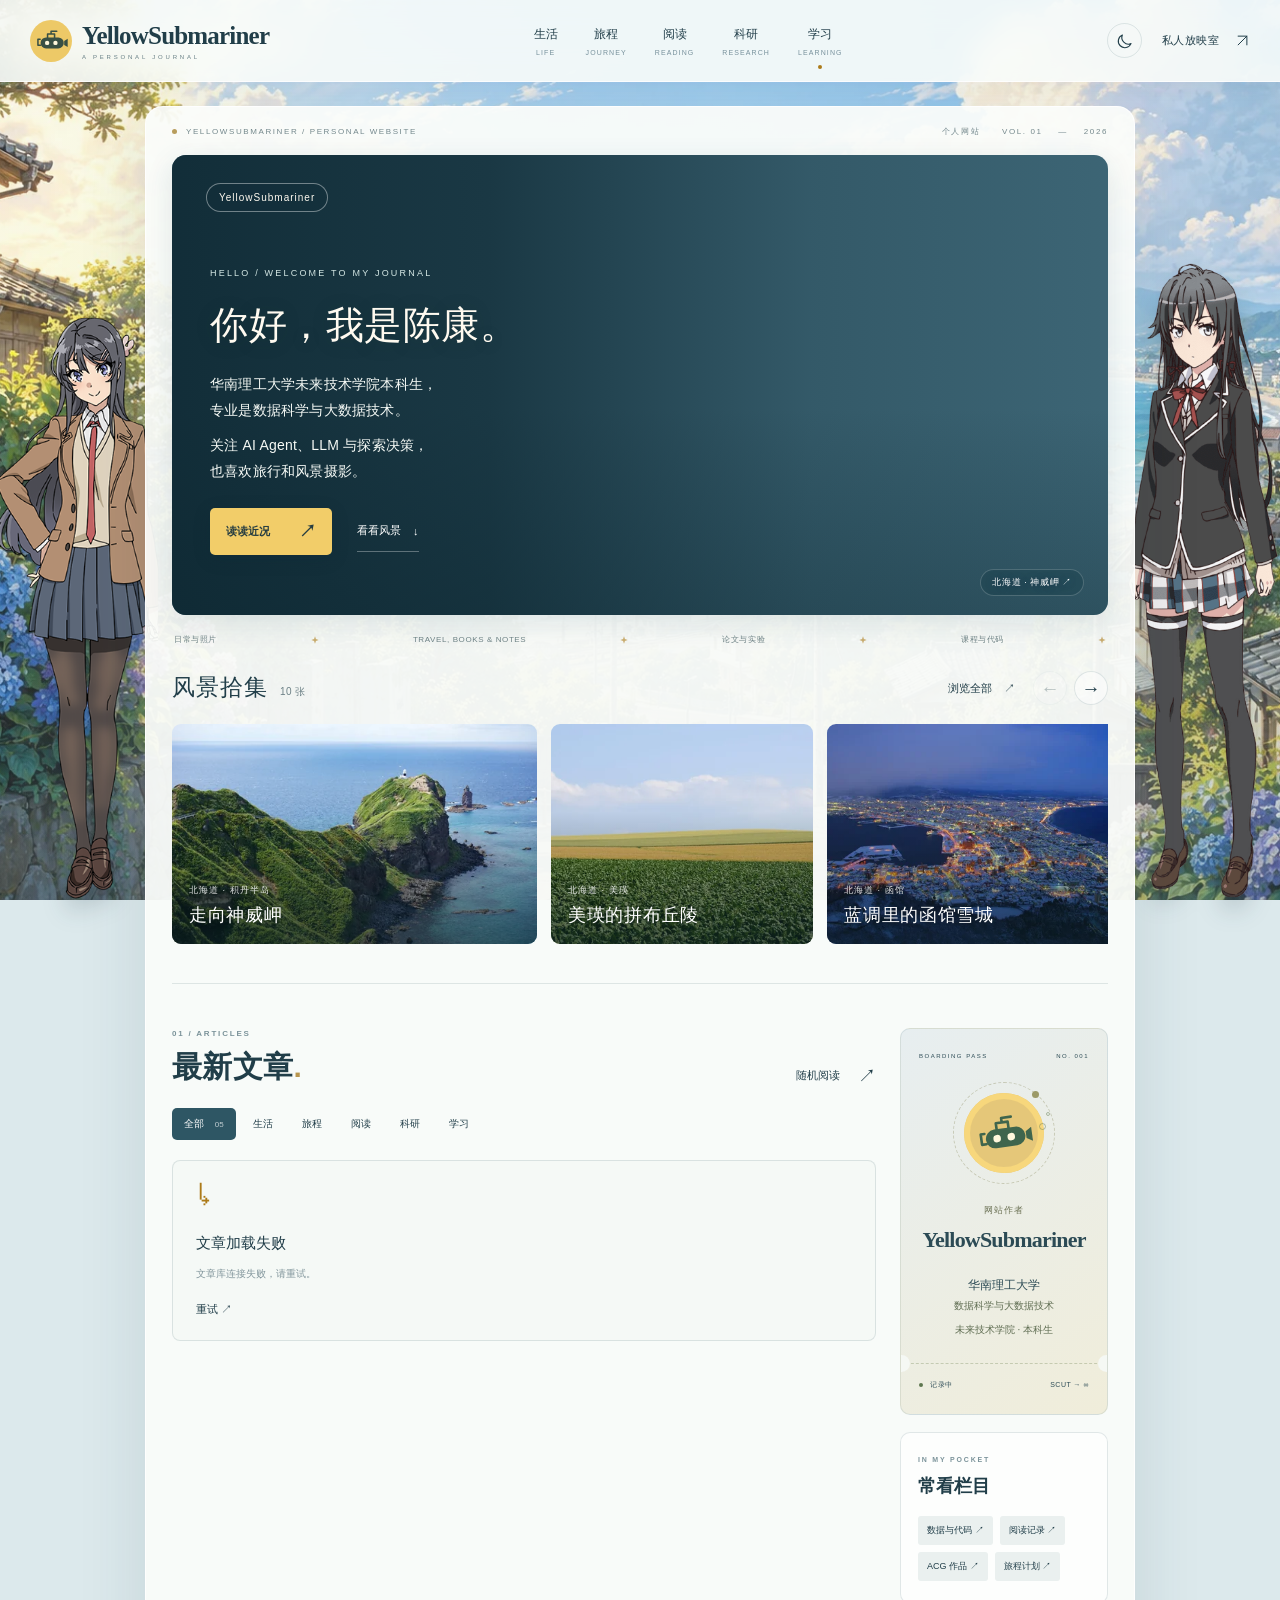
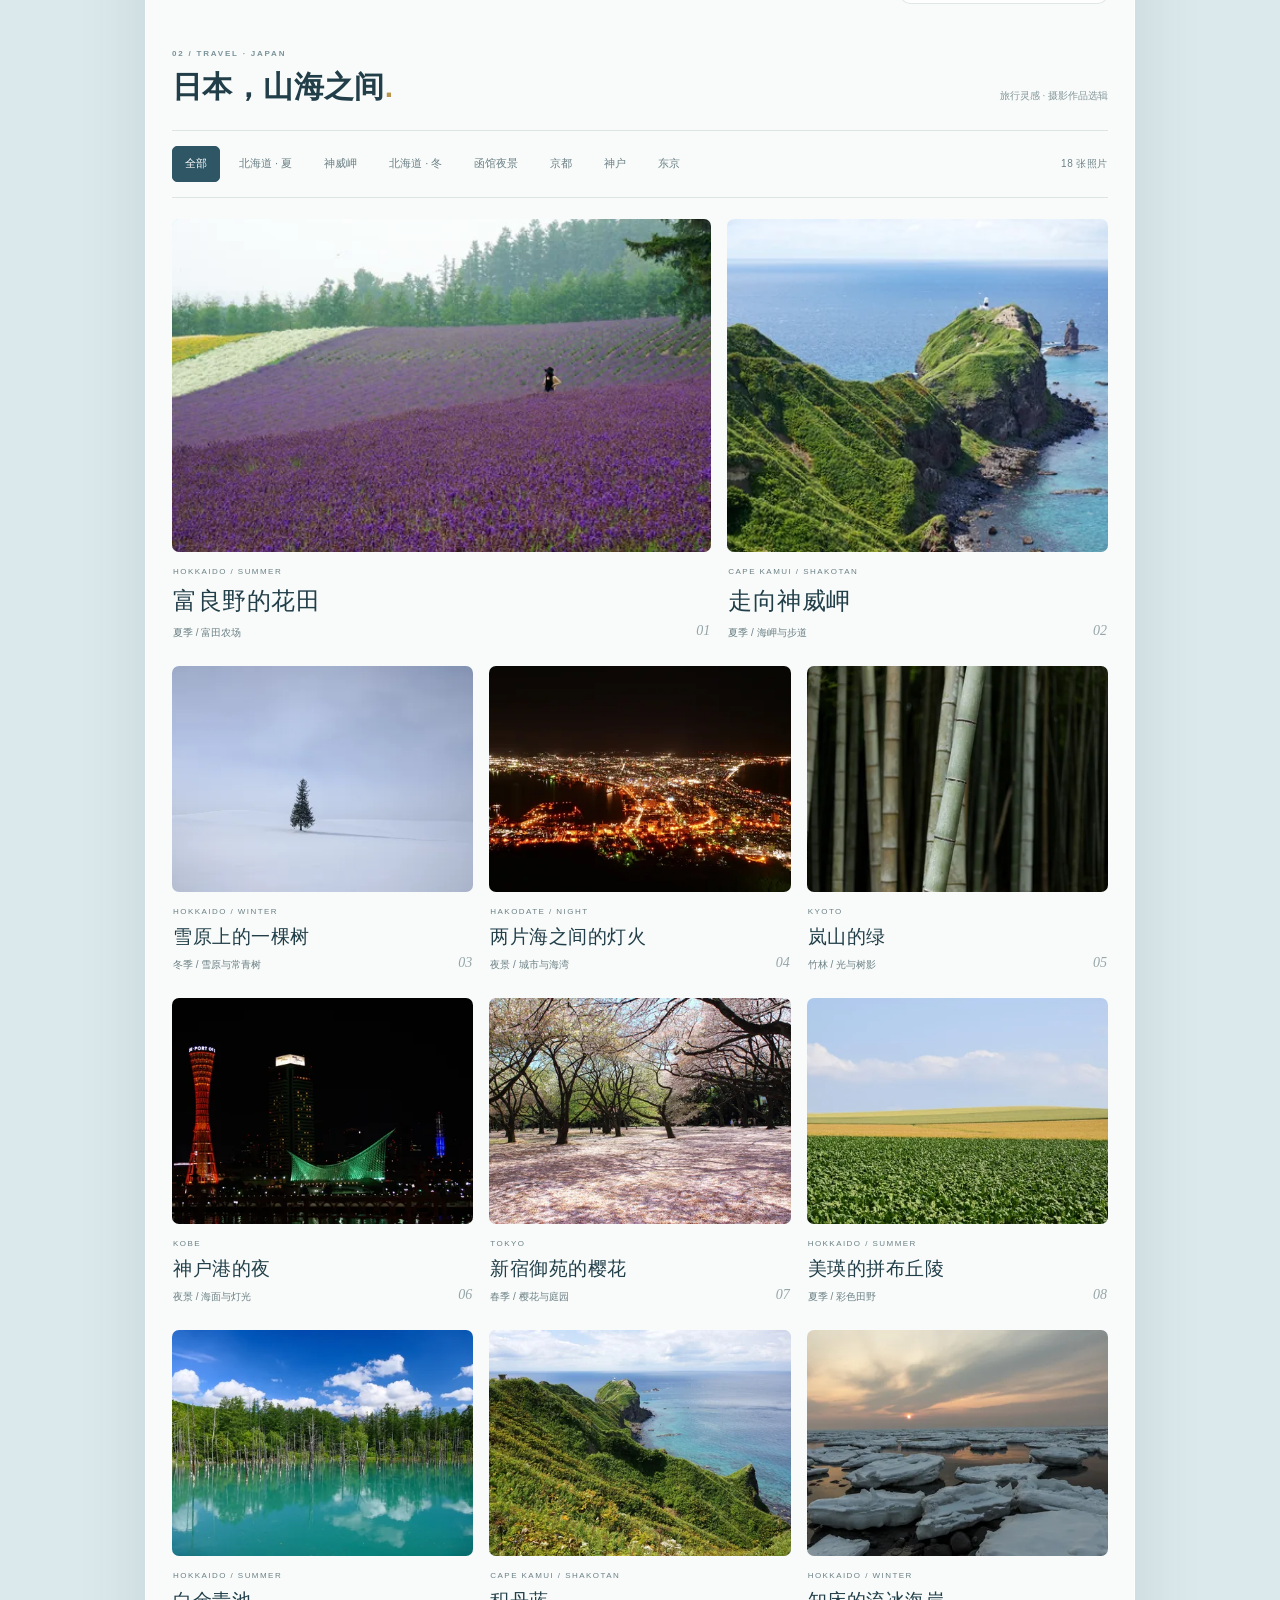
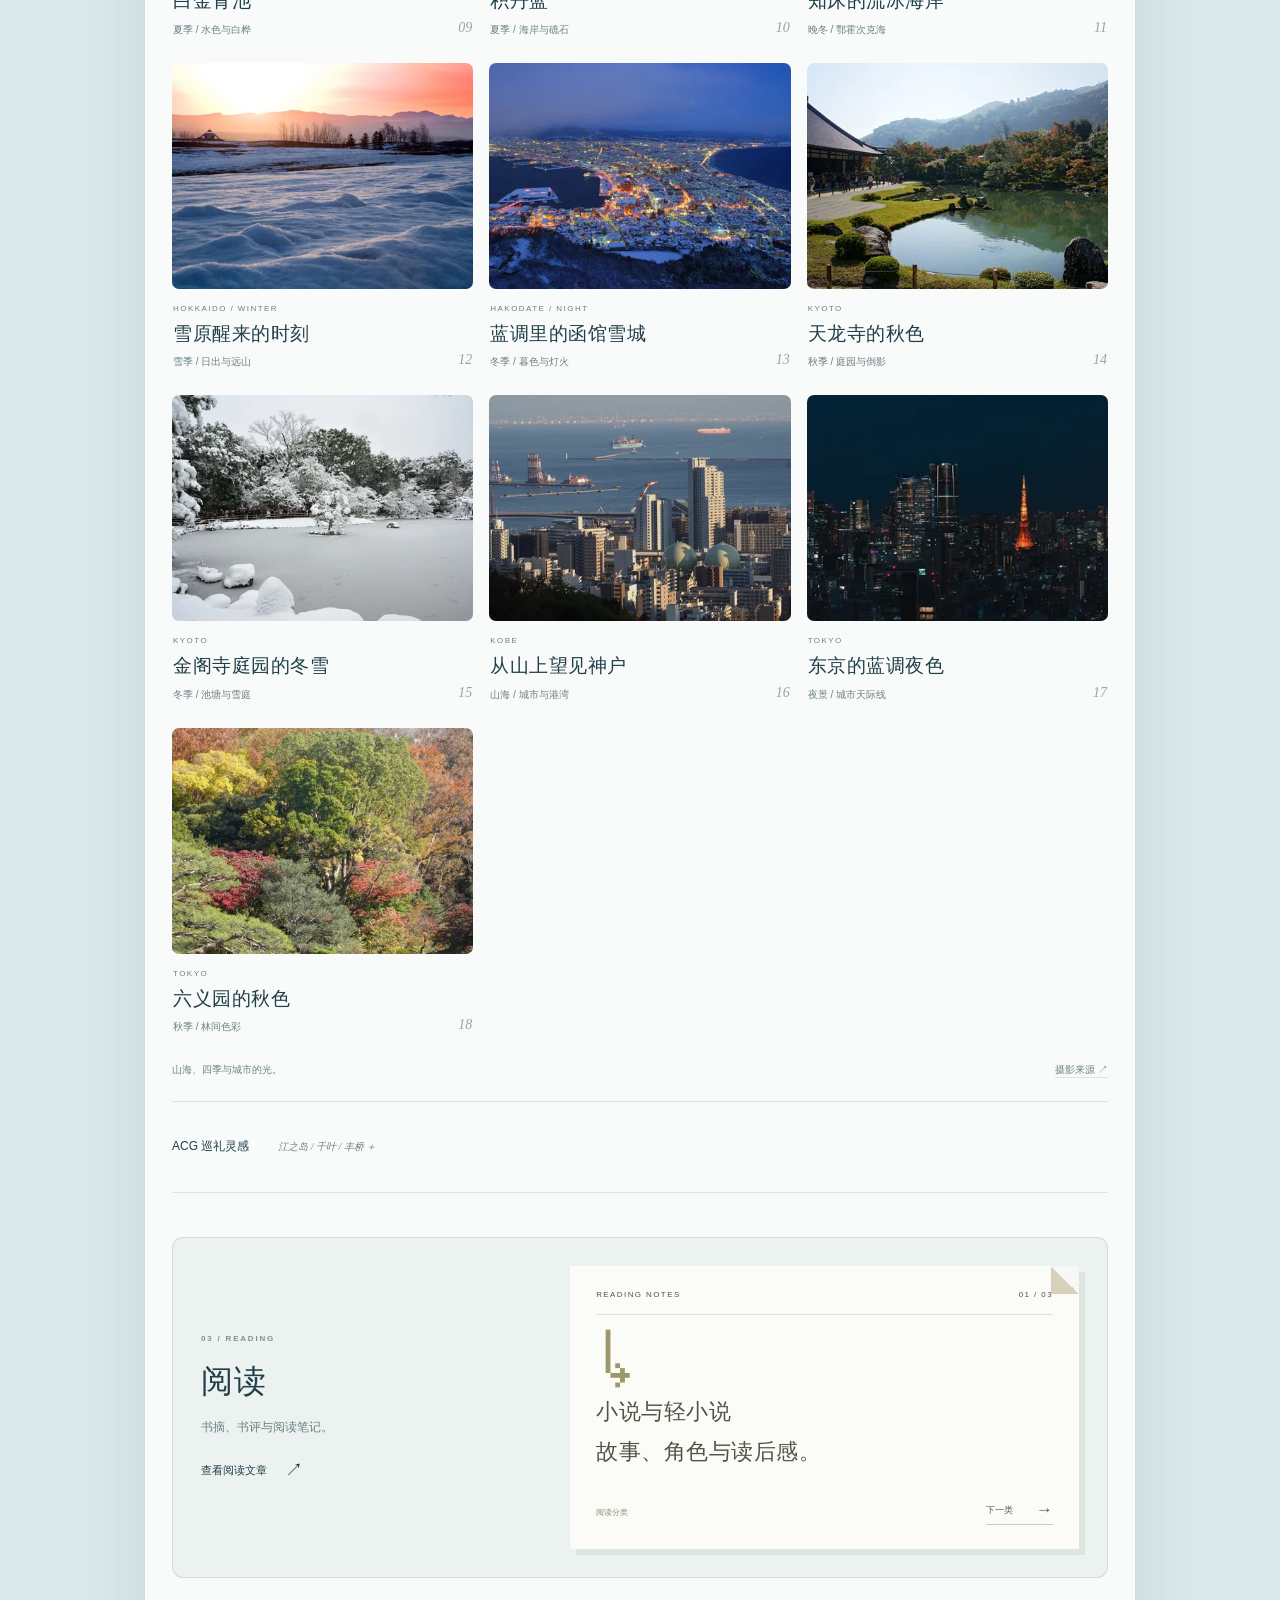
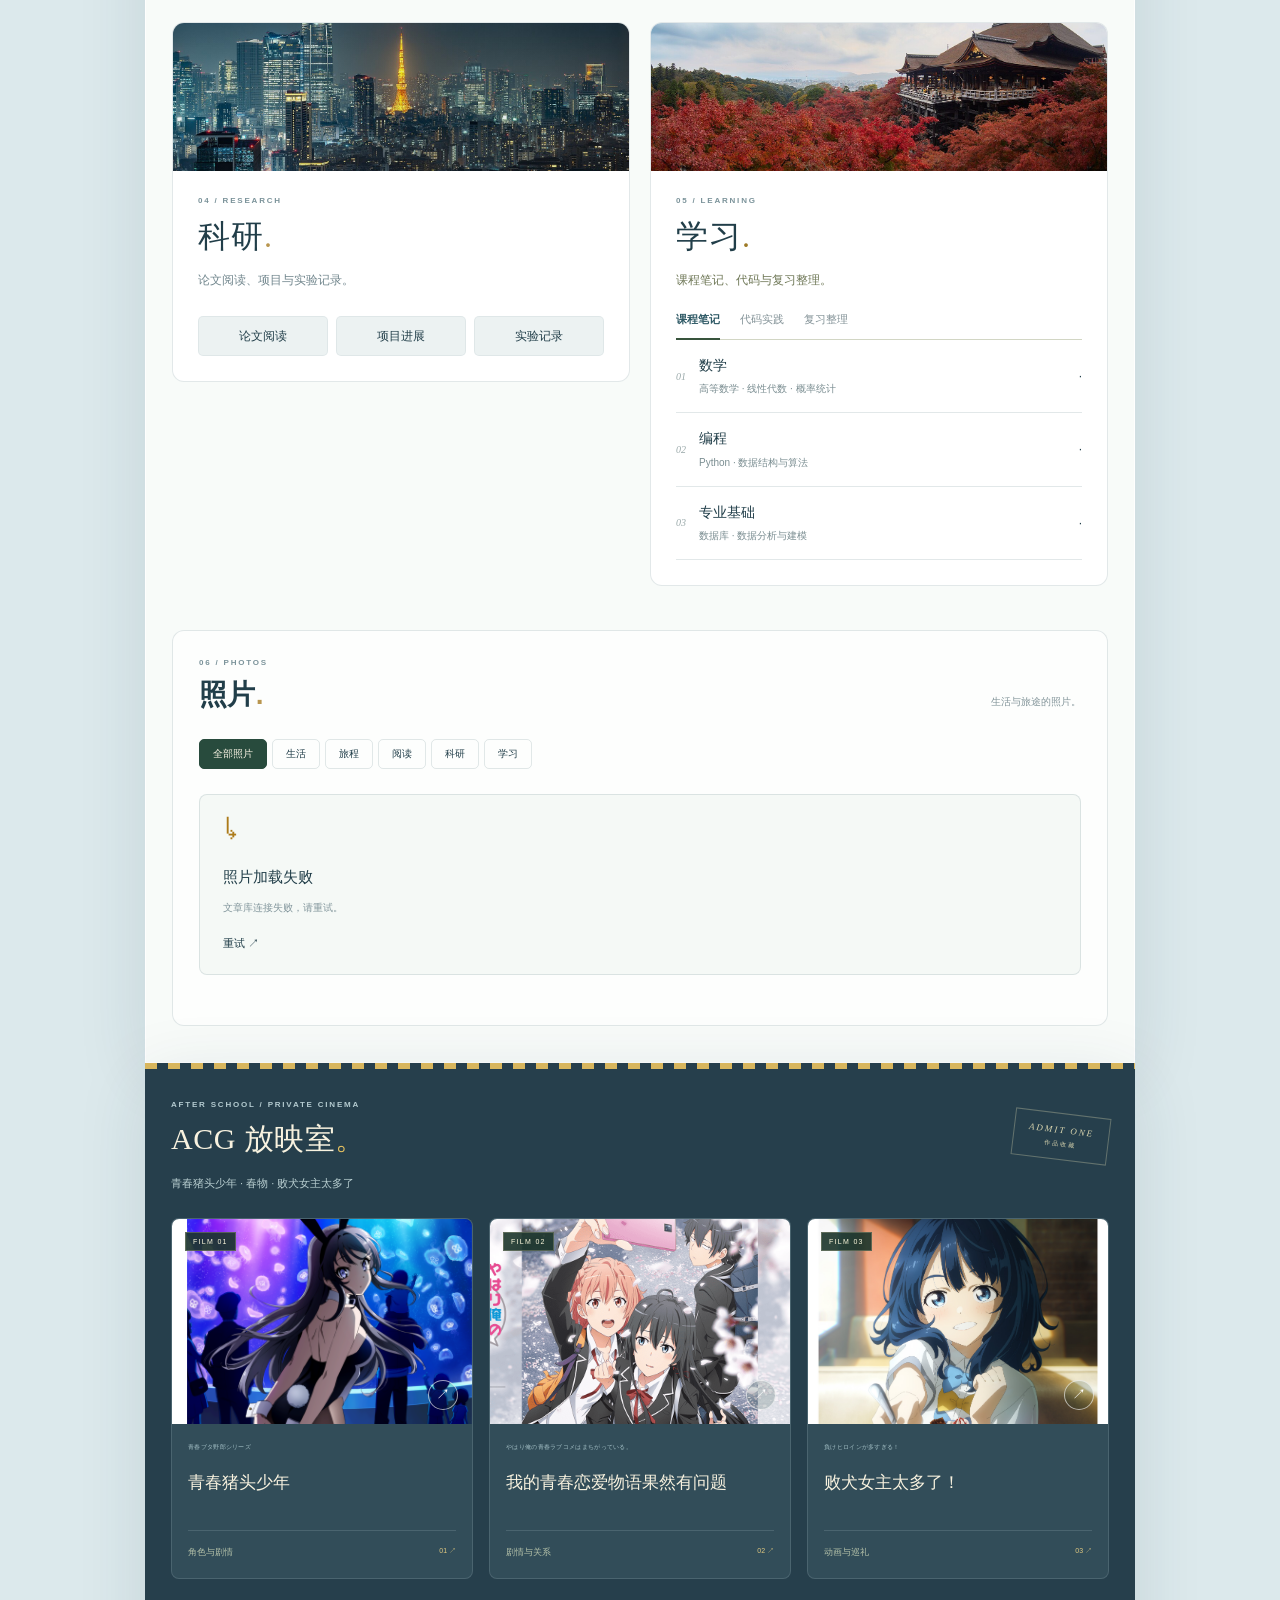
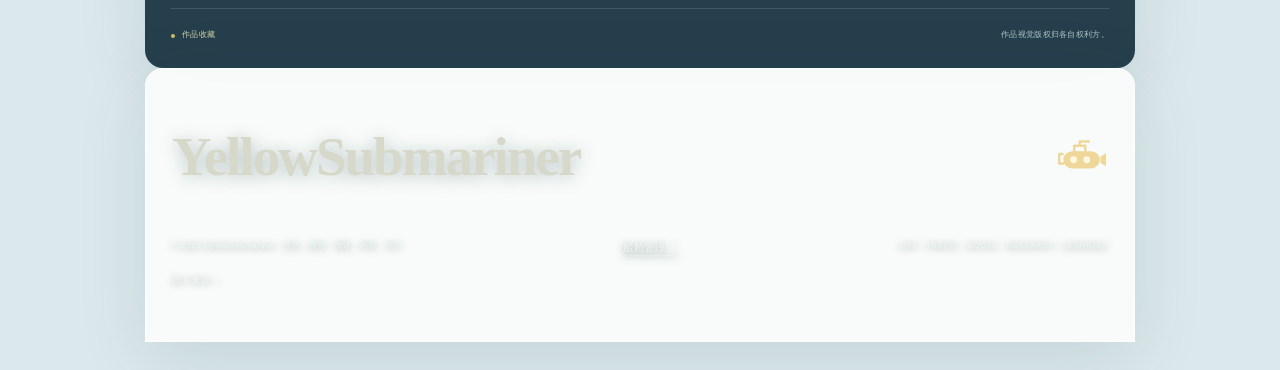
<file: index.html>
<!doctype html>
<html lang="zh-CN">
<head>
  <meta charset="UTF-8">
  <meta name="viewport" content="width=device-width, initial-scale=1">
  <meta name="theme-color" content="#f7f5ed">
  <meta name="description" content="YellowSubmariner 的个人网站：生活、旅程、阅读、科研与学习。">
  <title>YellowSubmariner · 日常、旅行与笔记</title>
  <link rel="icon" href="assets/submarine.svg" type="image/svg+xml">
  <link rel="stylesheet" href="styles.css">
  <link rel="stylesheet" href="cms/front.css?v=296f218404ce">
  <link rel="stylesheet" href="scenery.css?v=f93ea9deb96e">
  <script src="app.js?v=0ec6ef3a8335" defer></script>
  <script src="cms/vendor/purify.js" defer></script>
  <script src="cms/front.js?v=3bacd2c15e65" defer></script>
  <link rel="stylesheet" href="japan-gallery.css?v=c3dea70ed9dc">
  <link rel="stylesheet" href="home-intro.css?v=14c0eb73e34b">
  <link rel="stylesheet" href="home-photo-strip.css?v=c8209dbf95fd">
  <script src="home-photo-strip.js?v=9a04e14314e0" defer></script>
  <script src="japan-gallery-data.js?v=20793d95ea0f" defer></script>
  <script src="japan-gallery.js?v=b41737f902ca" defer></script>
</head>
<body>
  <div class="scene-background" aria-hidden="true"></div>
  <aside class="character-rail character-rail-left" aria-label="樱岛麻衣"><img src="assets/mai-sakurajima.png" alt="樱岛麻衣" width="400" height="820" decoding="async"></aside>
  <aside class="character-rail character-rail-right" aria-label="雪之下雪乃"><img src="assets/yukino-yukinoshita-hd.webp" alt="雪之下雪乃" width="458" height="1884" decoding="async"></aside>
  <svg class="svg-sprite" xmlns="http://www.w3.org/2000/svg" aria-hidden="true">
    <symbol id="submarine" viewBox="0 0 80 48"><path d="M14 21h-5v14h6M31 18v-9h16v9M39 9V3h13" fill="none" stroke="currentColor" stroke-width="3.5" stroke-linecap="round" stroke-linejoin="round"/><rect x="15" y="17" width="53" height="25" rx="12.5" fill="currentColor"/><circle cx="30" cy="29.5" r="5" fill="var(--sub-window,#fff7dc)"/><circle cx="49" cy="29.5" r="5" fill="var(--sub-window,#fff7dc)"/><path d="m69 25 8-5v19l-8-5" fill="currentColor"/></symbol>
    <symbol id="arrow" viewBox="0 0 24 24"><path d="M5 19 19 5M5 5h14v14" fill="none" stroke="currentColor" stroke-width="1.6" stroke-linecap="round" stroke-linejoin="round"/></symbol>
    <symbol id="sun" viewBox="0 0 24 24"><circle cx="12" cy="12" r="4" fill="none" stroke="currentColor" stroke-width="1.5"/><path d="M12 2v2m0 16v2M2 12h2m16 0h2M5 5l1.5 1.5m11 11L19 19M5 19l1.5-1.5m11-11L19 5" stroke="currentColor" stroke-width="1.5" stroke-linecap="round"/></symbol>
    <symbol id="moon" viewBox="0 0 24 24"><path d="M20 15.5A8.8 8.8 0 0 1 8.5 4a8.8 8.8 0 1 0 11.5 11.5Z" fill="none" stroke="currentColor" stroke-width="1.5" stroke-linejoin="round"/></symbol>
    <symbol id="spark" viewBox="0 0 24 24"><path d="m12 1 2.8 8.2L23 12l-8.2 2.8L12 23l-2.8-8.2L1 12l8.2-2.8Z" fill="currentColor"/></symbol>
  </svg>
  <a class="skip-link" href="#journal">跳到正文</a>
  <header class="site-header">
    <div class="header-inner">
      <a class="brand" href="#home" aria-label="YellowSubmariner 首页"><span class="brand-mark"><svg><use href="#submarine"/></svg></span><span>YellowSubmariner<small>A PERSONAL JOURNAL</small></span></a>
      <nav class="main-nav" aria-label="主导航" id="main-nav">
        <a href="#journal" data-nav="journal">生活<span>LIFE</span></a>
        <a href="#journey" data-nav="journey">旅程<span>JOURNEY</span></a>
        <a href="#reading" data-nav="reading">阅读<span>READING</span></a>
        <a href="#research" data-nav="research">科研<span>RESEARCH</span></a>
        <a href="#learning" data-nav="learning">学习<span>LEARNING</span></a>
      </nav>
      <div class="header-actions"><button class="icon-button theme-button" aria-label="切换到夜航模式" title="切换日夜模式"><svg class="moon-icon"><use href="#moon"/></svg><svg class="sun-icon"><use href="#sun"/></svg></button><a class="cinema-link" href="#cinema">私人放映室 <svg><use href="#arrow"/></svg></a><button class="menu-button icon-button" aria-label="展开导航" aria-expanded="false" aria-controls="main-nav"><span></span><span></span></button></div>
    </div>
  </header>
  <main id="home">
    <div class="page-shell">
      <div class="issue-line"><span><i></i> YELLOWSUBMARINER / PERSONAL WEBSITE</span><span>个人网站 <b>VOL. 01</b> <em>—</em> 2026</span></div>
      <section class="hero intro-hero" aria-labelledby="hero-title">
        <img class="hero-image" src="assets/japan-gallery/cape-kamui-sea-1600.webp" srcset="assets/japan-gallery/cape-kamui-sea-960.webp 960w, assets/japan-gallery/cape-kamui-sea-1600.webp 1600w, assets/japan-gallery/cape-kamui-sea-2400.webp 2400w" sizes="(max-width:700px) calc(100vw - 56px), (max-width:980px) calc(100vw - 92px), 1106px" alt="北海道神威岬的绿色海岸与蓝色海面" fetchpriority="high" width="1600" height="1063" decoding="async">
        <div class="hero-shade"></div>
        <div class="hero-top"><span class="glass-label">YellowSubmariner</span></div>
        <div class="hero-copy">
          <p class="eyebrow">HELLO / WELCOME TO MY JOURNAL</p>
          <h1 id="hero-title">你好，我是陈康。</h1>
          <div class="hero-description"><p>华南理工大学未来技术学院本科生，<br class="intro-linebreak">专业是数据科学与大数据技术。</p><p>关注 AI Agent、LLM 与探索决策，<br class="intro-linebreak">也喜欢旅行和风景摄影。</p></div>
          <div class="intro-actions"><a class="hero-button" href="#journal">读读近况 <span aria-hidden="true">↗</span></a><a class="intro-gallery-link" href="#home-photos">看看风景 <span aria-hidden="true">↓</span></a></div>
        </div>
        <a class="intro-photo-caption" href="japan-photo-credits.html" aria-label="查看首页封面神威岬的摄影来源">北海道 · 神威岬 ↗</a>
      </section>
      <div class="ticker" aria-label="小站关键词"><span>日常与照片</span><svg><use href="#spark"/></svg><span>TRAVEL, BOOKS & NOTES</span><svg><use href="#spark"/></svg><span>论文与实验</span><svg><use href="#spark"/></svg><span>课程与代码</span><svg><use href="#spark"/></svg></div>

            <section class="home-photo-strip" id="home-photos" aria-labelledby="home-photo-title">
        <div class="home-photo-header">
          <div class="home-photo-heading"><h2 id="home-photo-title">风景拾集</h2><span class="home-photo-count">10 张</span></div>
          <div class="home-photo-actions">
            <a class="home-photo-all" href="#journey">浏览全部 <span aria-hidden="true">↗</span></a>
            <button class="home-photo-arrow" type="button" data-home-photo-step="-1" aria-controls="home-photo-track" aria-label="向前浏览照片" disabled>←</button>
            <button class="home-photo-arrow" type="button" data-home-photo-step="1" aria-controls="home-photo-track" aria-label="向后浏览照片">→</button>
          </div>
        </div>
        <ul class="home-photo-track" id="home-photo-track" aria-label="日本风景精选">
          <li class="home-photo-item">
            <button class="home-photo-card" type="button" data-home-photo-id="cape-kamui" aria-haspopup="dialog" aria-label="放大查看：北海道 · 积丹半岛，走向神威岬">
              <img src="assets/japan-gallery/cape-kamui-960.webp" srcset="assets/japan-gallery/cape-kamui-480.webp 480w, assets/japan-gallery/cape-kamui-960.webp 960w, assets/japan-gallery/cape-kamui-1600.webp 1600w" sizes="(max-width:700px) 72vw, (max-width:980px) 38vw, 430px" width="4740" height="3160" alt="北海道 · 积丹半岛，走向神威岬" loading="lazy" decoding="async">
              <span class="home-photo-caption"><small>北海道 · 积丹半岛</small><strong>走向神威岬</strong></span>
            </button>
          </li>
          <li class="home-photo-item">
            <button class="home-photo-card" type="button" data-home-photo-id="biei-fields" aria-haspopup="dialog" aria-label="放大查看：北海道 · 美瑛，美瑛的拼布丘陵">
              <img src="assets/japan-gallery/biei-fields-960.webp" srcset="assets/japan-gallery/biei-fields-480.webp 480w, assets/japan-gallery/biei-fields-960.webp 960w, assets/japan-gallery/biei-fields-1600.webp 1600w" sizes="(max-width:700px) 72vw, (max-width:980px) 29vw, 310px" width="5388" height="3592" alt="北海道 · 美瑛，美瑛的拼布丘陵" loading="lazy" decoding="async">
              <span class="home-photo-caption"><small>北海道 · 美瑛</small><strong>美瑛的拼布丘陵</strong></span>
            </button>
          </li>
          <li class="home-photo-item">
            <button class="home-photo-card" type="button" data-home-photo-id="hakodate-night" aria-haspopup="dialog" aria-label="放大查看：北海道 · 函馆，蓝调里的函馆雪城">
              <img src="assets/japan-gallery/hakodate-night-960.webp" srcset="assets/japan-gallery/hakodate-night-480.webp 480w, assets/japan-gallery/hakodate-night-960.webp 960w, assets/japan-gallery/hakodate-night-1600.webp 1600w" sizes="(max-width:700px) 72vw, (max-width:980px) 34vw, 365px" width="4672" height="3104" alt="北海道 · 函馆，蓝调里的函馆雪城" loading="lazy" decoding="async">
              <span class="home-photo-caption"><small>北海道 · 函馆</small><strong>蓝调里的函馆雪城</strong></span>
            </button>
          </li>
          <li class="home-photo-item">
            <button class="home-photo-card" type="button" data-home-photo-id="arashiyama-bamboo" aria-haspopup="dialog" aria-label="放大查看：京都 · 岚山，岚山的绿">
              <img src="assets/japan-gallery/arashiyama-bamboo-960.webp" srcset="assets/japan-gallery/arashiyama-bamboo-480.webp 480w, assets/japan-gallery/arashiyama-bamboo-960.webp 960w, assets/japan-gallery/arashiyama-bamboo-1600.webp 1600w" sizes="(max-width:700px) 72vw, (max-width:980px) 38vw, 430px" width="5472" height="3648" alt="京都 · 岚山，岚山的绿" loading="lazy" decoding="async">
              <span class="home-photo-caption"><small>京都 · 岚山</small><strong>岚山的绿</strong></span>
            </button>
          </li>
          <li class="home-photo-item">
            <button class="home-photo-card" type="button" data-home-photo-id="biei-snow-tree" aria-haspopup="dialog" aria-label="放大查看：北海道，雪原上的一棵树">
              <img src="assets/japan-gallery/biei-snow-tree-960.webp" srcset="assets/japan-gallery/biei-snow-tree-480.webp 480w, assets/japan-gallery/biei-snow-tree-960.webp 960w, assets/japan-gallery/biei-snow-tree-1600.webp 1600w" sizes="(max-width:700px) 72vw, (max-width:980px) 29vw, 310px" width="6000" height="4000" alt="北海道，雪原上的一棵树" loading="lazy" decoding="async">
              <span class="home-photo-caption"><small>北海道</small><strong>雪原上的一棵树</strong></span>
            </button>
          </li>
          <li class="home-photo-item">
            <button class="home-photo-card" type="button" data-home-photo-id="shinjuku-sakura" aria-haspopup="dialog" aria-label="放大查看：东京 · 新宿御苑，新宿御苑的樱花">
              <img src="assets/japan-gallery/shinjuku-sakura-960.webp" srcset="assets/japan-gallery/shinjuku-sakura-480.webp 480w, assets/japan-gallery/shinjuku-sakura-960.webp 960w, assets/japan-gallery/shinjuku-sakura-1600.webp 1600w" sizes="(max-width:700px) 72vw, (max-width:980px) 34vw, 365px" width="5184" height="3456" alt="东京 · 新宿御苑，新宿御苑的樱花" loading="lazy" decoding="async">
              <span class="home-photo-caption"><small>东京 · 新宿御苑</small><strong>新宿御苑的樱花</strong></span>
            </button>
          </li>
          <li class="home-photo-item">
            <button class="home-photo-card" type="button" data-home-photo-id="blue-pond" aria-haspopup="dialog" aria-label="放大查看：北海道 · 美瑛，白金青池">
              <img src="assets/japan-gallery/blue-pond-960.webp" srcset="assets/japan-gallery/blue-pond-480.webp 480w, assets/japan-gallery/blue-pond-960.webp 960w, assets/japan-gallery/blue-pond-1600.webp 1600w" sizes="(max-width:700px) 72vw, (max-width:980px) 38vw, 430px" width="5281" height="3519" alt="北海道 · 美瑛，白金青池" loading="lazy" decoding="async">
              <span class="home-photo-caption"><small>北海道 · 美瑛</small><strong>白金青池</strong></span>
            </button>
          </li>
          <li class="home-photo-item">
            <button class="home-photo-card" type="button" data-home-photo-id="kobe-harbor" aria-haspopup="dialog" aria-label="放大查看：神户 · 港湾，神户港的夜">
              <img src="assets/japan-gallery/kobe-harbor-960.webp" srcset="assets/japan-gallery/kobe-harbor-480.webp 480w, assets/japan-gallery/kobe-harbor-960.webp 960w, assets/japan-gallery/kobe-harbor-1600.webp 1600w" sizes="(max-width:700px) 72vw, (max-width:980px) 29vw, 310px" width="3008" height="2000" alt="神户 · 港湾，神户港的夜" loading="lazy" decoding="async">
              <span class="home-photo-caption"><small>神户 · 港湾</small><strong>神户港的夜</strong></span>
            </button>
          </li>
          <li class="home-photo-item">
            <button class="home-photo-card" type="button" data-home-photo-id="tenryuji-garden" aria-haspopup="dialog" aria-label="放大查看：京都 · 天龙寺，天龙寺的秋色">
              <img src="assets/japan-gallery/tenryuji-garden-960.webp" srcset="assets/japan-gallery/tenryuji-garden-480.webp 480w, assets/japan-gallery/tenryuji-garden-960.webp 960w, assets/japan-gallery/tenryuji-garden-1600.webp 1600w" sizes="(max-width:700px) 72vw, (max-width:980px) 34vw, 365px" width="4500" height="3000" alt="京都 · 天龙寺，天龙寺的秋色" loading="lazy" decoding="async">
              <span class="home-photo-caption"><small>京都 · 天龙寺</small><strong>天龙寺的秋色</strong></span>
            </button>
          </li>
          <li class="home-photo-item">
            <button class="home-photo-card" type="button" data-home-photo-id="tokyo-minato-night" aria-haspopup="dialog" aria-label="放大查看：东京 · 港区，东京的蓝调夜色">
              <img src="assets/japan-gallery/tokyo-minato-night-960.webp" srcset="assets/japan-gallery/tokyo-minato-night-480.webp 480w, assets/japan-gallery/tokyo-minato-night-960.webp 960w, assets/japan-gallery/tokyo-minato-night-1600.webp 1600w" sizes="(max-width:700px) 72vw, (max-width:980px) 38vw, 430px" width="4622" height="2600" alt="东京 · 港区，东京的蓝调夜色" loading="lazy" decoding="async">
              <span class="home-photo-caption"><small>东京 · 港区</small><strong>东京的蓝调夜色</strong></span>
            </button>
          </li>
        </ul>
      </section>

      <div class="journal-layout section-space" id="journal">
        <section class="journal-main" aria-labelledby="journal-heading">
          <div class="section-heading"><div><p class="eyebrow">01 / ARTICLES</p><h2 id="journal-heading">最新文章<span class="heading-dot">.</span></h2></div><button class="text-button random-page">随机阅读 <span>↗</span></button></div>
          <div class="filter-list" role="group" aria-label="按栏目筛选文章"><button class="active" data-filter="all" aria-pressed="true">全部 <span>05</span></button><button data-filter="life" aria-pressed="false">生活</button><button data-filter="journey" aria-pressed="false">旅程</button><button data-filter="reading" aria-pressed="false">阅读</button><button data-filter="research" aria-pressed="false">科研</button><button data-filter="learning" aria-pressed="false">学习</button></div>
          <div class="post-grid" aria-live="polite">
            <article class="post-card post-featured" data-category="life"><button class="post-open" data-article="life" aria-label="阅读：生活记录"><div class="post-art life-art"><img src="assets/hero.png" alt="海边街道的夏日光影" loading="lazy"><span class="art-tag">生活 / LIFE</span><span class="art-note">生活 / PHOTOS & NOTES</span><span class="round-arrow">↗</span></div><div class="post-copy"><div class="post-meta"><span class="category-dot life-dot"></span> 小站手记 <span class="meta-right">2026.10.21</span></div><h3>生活记录</h3><p>日常、照片与随手记录。</p><div class="post-bottom"><span>生活记录</span><span>READ ARTICLE ↗</span></div></div></button></article>
            <article class="post-card" data-category="journey"><button class="post-open" data-article="journey" aria-label="阅读：旅行笔记"><div class="post-art travel-art"><img src="assets/ocean.jpg" alt="海浪与天空的旅行灵感图" loading="lazy"><span class="art-tag">旅程 / JOURNEY</span><span class="travel-stamp">TRAVEL<br><b>NOTES.</b></span></div><div class="post-copy"><div class="post-meta">目的地灵感<span class="meta-right">未出发</span></div><h3>旅行笔记</h3><p>路线、照片与旅行记录。</p><div class="post-bottom"><span>江之岛 / 千叶 / 丰桥</span><span>↗</span></div></div></button></article>
            <article class="post-card" data-category="reading"><button class="post-open" data-article="reading" aria-label="阅读：阅读笔记"><div class="post-art book-art"><span class="art-tag">阅读 / READING</span><div class="cover-book book-red"><span>小说<br>随笔</span><small>BETWEEN THE LINES</small></div><div class="cover-book book-cream"><span>技术<br>人文</span><small>ONE MORE PAGE</small></div><span class="book-star">✳</span></div><div class="post-copy"><div class="post-meta">书架计划<span class="meta-right">阅读记录</span></div><h3>阅读笔记</h3><p>书摘、书评与阅读笔记。</p><div class="post-bottom"><span>小说 / 随笔 / 技术书</span><span>↗</span></div></div></button></article>
            <article class="post-card" data-category="research"><button class="post-open" data-article="research" aria-label="阅读：科研笔记"><div class="post-art research-art"><span class="art-tag">科研 / RESEARCH</span><span class="research-question">Research<span>＋</span></span><svg viewBox="0 0 320 120" aria-hidden="true"><g fill="none" stroke="currentColor" stroke-width="1"><path d="m25 75 65-40 72 45 55-55 75 38M25 75l137 5 130-17M90 35l127-10M90 35l72 45"/></g><g fill="currentColor"><circle cx="25" cy="75" r="5"/><circle cx="90" cy="35" r="8"/><circle cx="162" cy="80" r="5"/><circle cx="217" cy="25" r="6"/><circle cx="292" cy="63" r="8"/></g></svg></div><div class="post-copy"><div class="post-meta">科研笔记<span class="meta-right">阅读与实践</span></div><h3>科研笔记</h3><p>论文阅读、项目与实验记录。</p><div class="post-bottom"><span>论文 / 项目 / 实验</span><span>↗</span></div></div></button></article>
            <article class="post-card" data-category="learning"><button class="post-open" data-article="learning" aria-label="阅读：学习笔记"><div class="post-art study-art"><span class="art-tag">学习 / LEARNING</span><div class="notebook"><span>COURSES & CODE</span><strong>课程笔记<br>与代码练习</strong><div class="notebook-line"></div><small>NOTES / CODE / REVIEW</small></div><span class="pencil"></span></div><div class="post-copy"><div class="post-meta">学习笔记<span class="meta-right">课程与实践</span></div><h3>学习笔记</h3><p>课程笔记、代码与复习整理。</p><div class="post-bottom"><span>数据科学 / 本科学习</span><span>↗</span></div></div></button></article>
          </div>
          <div class="cms-feed-controls" hidden><p class="cms-feed-status" role="status"></p><button class="cms-more-button" type="button">加载更多 <span>↓</span></button></div>
          <p class="editorial-note">五个栏目的开篇示例。</p>
        </section>
        <aside class="journal-sidebar" aria-label="小站侧栏">
          <section class="passenger-card"><div class="card-kicker">BOARDING PASS <span>NO. 001</span></div><div class="avatar-orbit"><span class="orbit-dot"></span><svg><use href="#submarine"/></svg><span class="bubble bubble-one"></span><span class="bubble bubble-two"></span></div><p class="small-label">网站作者</p><h2>YellowSubmariner</h2><div class="passenger-school">华南理工大学<br><span>数据科学与大数据技术</span><small>未来技术学院 · 本科生</small></div><div class="ticket-tear"></div><div class="ticket-footer"><span><i></i> 记录中</span><span>SCUT → ∞</span></div></section>
          <section class="pocket-card"><p class="eyebrow">IN MY POCKET</p><h3>常看栏目</h3><div class="pocket-tags"><a href="#learning">数据与代码 ↗</a><a href="#reading">阅读记录 ↗</a><a href="#cinema">ACG 作品 ↗</a><a href="#journey">旅程计划 ↗</a></div><div class="pocket-scribble">BOOKS<br><span>CODE & ACG</span><svg><use href="#spark"/></svg></div></section>
          <section class="status-card"><div class="status-title"><span>ACG 收藏</span><span class="live-dot">ON AIR</span></div><div class="record"><div class="record-center"><svg><use href="#submarine"/></svg></div></div><h3>喜欢的作品</h3><p>三部番剧与相关笔记。</p><a href="#cinema" class="text-button">查看放映室 <span>↗</span></a></section>
          <section class="update-card"><p class="eyebrow">SHIP'S LOG</p><h3>网站更新</h3><div class="update-item"><span>10.21 / 2026</span><p>小站上线，开放五个栏目。</p></div><p class="handwritten">更新中</p></section>
        </aside>
      </div>
      <section id="journey" class="journey-section section-space" aria-labelledby="journey-heading"><div class="section-heading"><div><p class="eyebrow">02 / TRAVEL · JAPAN</p><h2 id="journey-heading">日本，山海之间<span class="heading-dot">.</span></h2></div><span class="section-side-note">旅行灵感 · 摄影作品选辑</span></div><div class="japan-gallery-toolbar"><div class="japan-filters" role="group" aria-label="按目的地筛选风景"><button data-japan-filter="all" aria-pressed="true" type="button">全部</button><button data-japan-filter="hokkaido-summer" aria-pressed="false" type="button">北海道 · 夏</button><button data-japan-filter="kamui" aria-pressed="false" type="button">神威岬</button><button data-japan-filter="hokkaido-winter" aria-pressed="false" type="button">北海道 · 冬</button><button data-japan-filter="hakodate" aria-pressed="false" type="button">函馆夜景</button><button data-japan-filter="kyoto" aria-pressed="false" type="button">京都</button><button data-japan-filter="kobe" aria-pressed="false" type="button">神户</button><button data-japan-filter="tokyo" aria-pressed="false" type="button">东京</button></div><p id="japan-gallery-count" aria-live="polite">18 张照片</p></div><div class="japan-photo-grid"><button class="japan-photo-card is-leading" data-japan-id="furano-lavender" data-region="hokkaido-summer" type="button" aria-label="放大查看：北海道 · 中富良野，富良野的花田" aria-haspopup="dialog"><picture><img src="assets/japan-gallery/furano-lavender-960.webp" srcset="assets/japan-gallery/furano-lavender-480.webp 480w, assets/japan-gallery/furano-lavender-960.webp 960w, assets/japan-gallery/furano-lavender-1600.webp 1600w" sizes="(max-width:700px) calc(100vw - 56px), (max-width:980px) 54vw, 670px" width="960" height="640" alt="北海道 · 中富良野，富良野的花田" loading="lazy" decoding="async"></picture><span class="japan-photo-caption"><small>HOKKAIDO / SUMMER</small><strong>富良野的花田</strong><span>夏季 / 富田农场</span></span><span class="japan-photo-number" aria-hidden="true">01</span></button><button class="japan-photo-card is-secondary" data-japan-id="cape-kamui" data-region="kamui" type="button" aria-label="放大查看：北海道 · 积丹半岛，走向神威岬" aria-haspopup="dialog"><picture><img src="assets/japan-gallery/cape-kamui-960.webp" srcset="assets/japan-gallery/cape-kamui-480.webp 480w, assets/japan-gallery/cape-kamui-960.webp 960w, assets/japan-gallery/cape-kamui-1600.webp 1600w" sizes="(max-width:390px) calc(100vw - 56px), (max-width:700px) 44vw, 480px" width="960" height="640" alt="北海道 · 积丹半岛，走向神威岬" loading="lazy" decoding="async"></picture><span class="japan-photo-caption"><small>CAPE KAMUI / SHAKOTAN</small><strong>走向神威岬</strong><span>夏季 / 海岬与步道</span></span><span class="japan-photo-number" aria-hidden="true">02</span></button><button class="japan-photo-card" data-japan-id="biei-snow-tree" data-region="hokkaido-winter" type="button" aria-label="放大查看：北海道，雪原上的一棵树" aria-haspopup="dialog"><picture><img src="assets/japan-gallery/biei-snow-tree-960.webp" srcset="assets/japan-gallery/biei-snow-tree-480.webp 480w, assets/japan-gallery/biei-snow-tree-960.webp 960w, assets/japan-gallery/biei-snow-tree-1600.webp 1600w" sizes="(max-width:390px) calc(100vw - 56px), (max-width:700px) 44vw, (max-width:980px) 30vw, 360px" width="960" height="640" alt="北海道，雪原上的一棵树" loading="lazy" decoding="async"></picture><span class="japan-photo-caption"><small>HOKKAIDO / WINTER</small><strong>雪原上的一棵树</strong><span>冬季 / 雪原与常青树</span></span><span class="japan-photo-number" aria-hidden="true">03</span></button><button class="japan-photo-card" data-japan-id="hakodate-blue-hour" data-region="hakodate" type="button" aria-label="放大查看：北海道 · 函馆山，两片海之间的灯火" aria-haspopup="dialog"><picture><img src="assets/japan-gallery/hakodate-blue-hour-960.webp" srcset="assets/japan-gallery/hakodate-blue-hour-480.webp 480w, assets/japan-gallery/hakodate-blue-hour-960.webp 960w, assets/japan-gallery/hakodate-blue-hour-1600.webp 1600w" sizes="(max-width:390px) calc(100vw - 56px), (max-width:700px) 44vw, (max-width:980px) 30vw, 360px" width="960" height="640" alt="北海道 · 函馆山，两片海之间的灯火" loading="lazy" decoding="async"></picture><span class="japan-photo-caption"><small>HAKODATE / NIGHT</small><strong>两片海之间的灯火</strong><span>夜景 / 城市与海湾</span></span><span class="japan-photo-number" aria-hidden="true">04</span></button><button class="japan-photo-card" data-japan-id="arashiyama-bamboo" data-region="kyoto" type="button" aria-label="放大查看：京都 · 岚山，岚山的绿" aria-haspopup="dialog"><picture><img src="assets/japan-gallery/arashiyama-bamboo-960.webp" srcset="assets/japan-gallery/arashiyama-bamboo-480.webp 480w, assets/japan-gallery/arashiyama-bamboo-960.webp 960w, assets/japan-gallery/arashiyama-bamboo-1600.webp 1600w" sizes="(max-width:390px) calc(100vw - 56px), (max-width:700px) 44vw, (max-width:980px) 30vw, 360px" width="960" height="640" alt="京都 · 岚山，岚山的绿" loading="lazy" decoding="async"></picture><span class="japan-photo-caption"><small>KYOTO</small><strong>岚山的绿</strong><span>竹林 / 光与树影</span></span><span class="japan-photo-number" aria-hidden="true">05</span></button><button class="japan-photo-card" data-japan-id="kobe-harbor" data-region="kobe" type="button" aria-label="放大查看：神户 · 港湾，神户港的夜" aria-haspopup="dialog"><picture><img src="assets/japan-gallery/kobe-harbor-960.webp" srcset="assets/japan-gallery/kobe-harbor-480.webp 480w, assets/japan-gallery/kobe-harbor-960.webp 960w, assets/japan-gallery/kobe-harbor-1600.webp 1600w" sizes="(max-width:390px) calc(100vw - 56px), (max-width:700px) 44vw, (max-width:980px) 30vw, 360px" width="960" height="638" alt="神户 · 港湾，神户港的夜" loading="lazy" decoding="async"></picture><span class="japan-photo-caption"><small>KOBE</small><strong>神户港的夜</strong><span>夜景 / 海面与灯光</span></span><span class="japan-photo-number" aria-hidden="true">06</span></button><button class="japan-photo-card" data-japan-id="shinjuku-sakura" data-region="tokyo" type="button" aria-label="放大查看：东京 · 新宿御苑，新宿御苑的樱花" aria-haspopup="dialog"><picture><img src="assets/japan-gallery/shinjuku-sakura-960.webp" srcset="assets/japan-gallery/shinjuku-sakura-480.webp 480w, assets/japan-gallery/shinjuku-sakura-960.webp 960w, assets/japan-gallery/shinjuku-sakura-1600.webp 1600w" sizes="(max-width:390px) calc(100vw - 56px), (max-width:700px) 44vw, (max-width:980px) 30vw, 360px" width="960" height="640" alt="东京 · 新宿御苑，新宿御苑的樱花" loading="lazy" decoding="async"></picture><span class="japan-photo-caption"><small>TOKYO</small><strong>新宿御苑的樱花</strong><span>春季 / 樱花与庭园</span></span><span class="japan-photo-number" aria-hidden="true">07</span></button><button class="japan-photo-card" data-japan-id="biei-fields" data-region="hokkaido-summer" type="button" aria-label="放大查看：北海道 · 美瑛，美瑛的拼布丘陵" aria-haspopup="dialog"><picture><img src="assets/japan-gallery/biei-fields-960.webp" srcset="assets/japan-gallery/biei-fields-480.webp 480w, assets/japan-gallery/biei-fields-960.webp 960w, assets/japan-gallery/biei-fields-1600.webp 1600w" sizes="(max-width:390px) calc(100vw - 56px), (max-width:700px) 44vw, (max-width:980px) 30vw, 360px" width="960" height="640" alt="北海道 · 美瑛，美瑛的拼布丘陵" loading="lazy" decoding="async"></picture><span class="japan-photo-caption"><small>HOKKAIDO / SUMMER</small><strong>美瑛的拼布丘陵</strong><span>夏季 / 彩色田野</span></span><span class="japan-photo-number" aria-hidden="true">08</span></button><button class="japan-photo-card" data-japan-id="blue-pond" data-region="hokkaido-summer" type="button" aria-label="放大查看：北海道 · 美瑛，白金青池" aria-haspopup="dialog"><picture><img src="assets/japan-gallery/blue-pond-960.webp" srcset="assets/japan-gallery/blue-pond-480.webp 480w, assets/japan-gallery/blue-pond-960.webp 960w, assets/japan-gallery/blue-pond-1600.webp 1600w" sizes="(max-width:390px) calc(100vw - 56px), (max-width:700px) 44vw, (max-width:980px) 30vw, 360px" width="960" height="640" alt="北海道 · 美瑛，白金青池" loading="lazy" decoding="async"></picture><span class="japan-photo-caption"><small>HOKKAIDO / SUMMER</small><strong>白金青池</strong><span>夏季 / 水色与白桦</span></span><span class="japan-photo-number" aria-hidden="true">09</span></button><button class="japan-photo-card" data-japan-id="cape-kamui-sea" data-region="kamui" type="button" aria-label="放大查看：北海道 · 神威岬，积丹蓝" aria-haspopup="dialog"><picture><img src="assets/japan-gallery/cape-kamui-sea-960.webp" srcset="assets/japan-gallery/cape-kamui-sea-480.webp 480w, assets/japan-gallery/cape-kamui-sea-960.webp 960w, assets/japan-gallery/cape-kamui-sea-1600.webp 1600w" sizes="(max-width:390px) calc(100vw - 56px), (max-width:700px) 44vw, (max-width:980px) 30vw, 360px" width="960" height="638" alt="北海道 · 神威岬，积丹蓝" loading="lazy" decoding="async"></picture><span class="japan-photo-caption"><small>CAPE KAMUI / SHAKOTAN</small><strong>积丹蓝</strong><span>夏季 / 海岸与礁石</span></span><span class="japan-photo-number" aria-hidden="true">10</span></button><button class="japan-photo-card" data-japan-id="shiretoko-drift-ice" data-region="hokkaido-winter" type="button" aria-label="放大查看：北海道 · 知床，知床的流冰海岸" aria-haspopup="dialog"><picture><img src="assets/japan-gallery/shiretoko-drift-ice-960.webp" srcset="assets/japan-gallery/shiretoko-drift-ice-480.webp 480w, assets/japan-gallery/shiretoko-drift-ice-960.webp 960w, assets/japan-gallery/shiretoko-drift-ice-1600.webp 1600w" sizes="(max-width:390px) calc(100vw - 56px), (max-width:700px) 44vw, (max-width:980px) 30vw, 360px" width="960" height="640" alt="北海道 · 知床，知床的流冰海岸" loading="lazy" decoding="async"></picture><span class="japan-photo-caption"><small>HOKKAIDO / WINTER</small><strong>知床的流冰海岸</strong><span>晚冬 / 鄂霍次克海</span></span><span class="japan-photo-number" aria-hidden="true">11</span></button><button class="japan-photo-card" data-japan-id="biei-snow-dawn" data-region="hokkaido-winter" type="button" aria-label="放大查看：北海道 · 美瑛，雪原醒来的时刻" aria-haspopup="dialog"><picture><img src="assets/japan-gallery/biei-snow-dawn-960.webp" srcset="assets/japan-gallery/biei-snow-dawn-480.webp 480w, assets/japan-gallery/biei-snow-dawn-960.webp 960w, assets/japan-gallery/biei-snow-dawn-1600.webp 1600w" sizes="(max-width:390px) calc(100vw - 56px), (max-width:700px) 44vw, (max-width:980px) 30vw, 360px" width="960" height="640" alt="北海道 · 美瑛，雪原醒来的时刻" loading="lazy" decoding="async"></picture><span class="japan-photo-caption"><small>HOKKAIDO / WINTER</small><strong>雪原醒来的时刻</strong><span>雪季 / 日出与远山</span></span><span class="japan-photo-number" aria-hidden="true">12</span></button><button class="japan-photo-card" data-japan-id="hakodate-night" data-region="hakodate" type="button" aria-label="放大查看：北海道 · 函馆，蓝调里的函馆雪城" aria-haspopup="dialog"><picture><img src="assets/japan-gallery/hakodate-night-960.webp" srcset="assets/japan-gallery/hakodate-night-480.webp 480w, assets/japan-gallery/hakodate-night-960.webp 960w, assets/japan-gallery/hakodate-night-1600.webp 1600w" sizes="(max-width:390px) calc(100vw - 56px), (max-width:700px) 44vw, (max-width:980px) 30vw, 360px" width="960" height="638" alt="北海道 · 函馆，蓝调里的函馆雪城" loading="lazy" decoding="async"></picture><span class="japan-photo-caption"><small>HAKODATE / NIGHT</small><strong>蓝调里的函馆雪城</strong><span>冬季 / 暮色与灯火</span></span><span class="japan-photo-number" aria-hidden="true">13</span></button><button class="japan-photo-card" data-japan-id="tenryuji-garden" data-region="kyoto" type="button" aria-label="放大查看：京都 · 天龙寺，天龙寺的秋色" aria-haspopup="dialog"><picture><img src="assets/japan-gallery/tenryuji-garden-960.webp" srcset="assets/japan-gallery/tenryuji-garden-480.webp 480w, assets/japan-gallery/tenryuji-garden-960.webp 960w, assets/japan-gallery/tenryuji-garden-1600.webp 1600w" sizes="(max-width:390px) calc(100vw - 56px), (max-width:700px) 44vw, (max-width:980px) 30vw, 360px" width="960" height="640" alt="京都 · 天龙寺，天龙寺的秋色" loading="lazy" decoding="async"></picture><span class="japan-photo-caption"><small>KYOTO</small><strong>天龙寺的秋色</strong><span>秋季 / 庭园与倒影</span></span><span class="japan-photo-number" aria-hidden="true">14</span></button><button class="japan-photo-card" data-japan-id="kinkakuji-snow-garden" data-region="kyoto" type="button" aria-label="放大查看：京都 · 鹿苑寺，金阁寺庭园的冬雪" aria-haspopup="dialog"><picture><img src="assets/japan-gallery/kinkakuji-snow-garden-960.webp" srcset="assets/japan-gallery/kinkakuji-snow-garden-480.webp 480w, assets/japan-gallery/kinkakuji-snow-garden-960.webp 960w, assets/japan-gallery/kinkakuji-snow-garden-1600.webp 1600w" sizes="(max-width:390px) calc(100vw - 56px), (max-width:700px) 44vw, (max-width:980px) 30vw, 360px" width="960" height="639" alt="京都 · 鹿苑寺，金阁寺庭园的冬雪" loading="lazy" decoding="async"></picture><span class="japan-photo-caption"><small>KYOTO</small><strong>金阁寺庭园的冬雪</strong><span>冬季 / 池塘与雪庭</span></span><span class="japan-photo-number" aria-hidden="true">15</span></button><button class="japan-photo-card" data-japan-id="kobe-nunobiki" data-region="kobe" type="button" aria-label="放大查看：神户 · 布引，从山上望见神户" aria-haspopup="dialog"><picture><img src="assets/japan-gallery/kobe-nunobiki-960.webp" srcset="assets/japan-gallery/kobe-nunobiki-480.webp 480w, assets/japan-gallery/kobe-nunobiki-960.webp 960w, assets/japan-gallery/kobe-nunobiki-1600.webp 1600w" sizes="(max-width:390px) calc(100vw - 56px), (max-width:700px) 44vw, (max-width:980px) 30vw, 360px" width="960" height="640" alt="神户 · 布引，从山上望见神户" loading="lazy" decoding="async"></picture><span class="japan-photo-caption"><small>KOBE</small><strong>从山上望见神户</strong><span>山海 / 城市与港湾</span></span><span class="japan-photo-number" aria-hidden="true">16</span></button><button class="japan-photo-card" data-japan-id="tokyo-minato-night" data-region="tokyo" type="button" aria-label="放大查看：东京 · 港区，东京的蓝调夜色" aria-haspopup="dialog"><picture><img src="assets/japan-gallery/tokyo-minato-night-960.webp" srcset="assets/japan-gallery/tokyo-minato-night-480.webp 480w, assets/japan-gallery/tokyo-minato-night-960.webp 960w, assets/japan-gallery/tokyo-minato-night-1600.webp 1600w" sizes="(max-width:390px) calc(100vw - 56px), (max-width:700px) 44vw, (max-width:980px) 30vw, 360px" width="960" height="540" alt="东京 · 港区，东京的蓝调夜色" loading="lazy" decoding="async"></picture><span class="japan-photo-caption"><small>TOKYO</small><strong>东京的蓝调夜色</strong><span>夜景 / 城市天际线</span></span><span class="japan-photo-number" aria-hidden="true">17</span></button><button class="japan-photo-card" data-japan-id="rikugien-autumn" data-region="tokyo" type="button" aria-label="放大查看：东京 · 六义园，六义园的秋色" aria-haspopup="dialog"><picture><img src="assets/japan-gallery/rikugien-autumn-960.webp" srcset="assets/japan-gallery/rikugien-autumn-480.webp 480w, assets/japan-gallery/rikugien-autumn-960.webp 960w, assets/japan-gallery/rikugien-autumn-1600.webp 1600w" sizes="(max-width:390px) calc(100vw - 56px), (max-width:700px) 44vw, (max-width:980px) 30vw, 360px" width="960" height="640" alt="东京 · 六义园，六义园的秋色" loading="lazy" decoding="async"></picture><span class="japan-photo-caption"><small>TOKYO</small><strong>六义园的秋色</strong><span>秋季 / 林间色彩</span></span><span class="japan-photo-number" aria-hidden="true">18</span></button></div><div class="japan-gallery-bottom"><span>山海、四季与城市的光。</span><a href="japan-photo-credits.html">摄影来源 ↗</a></div><details class="japan-pilgrimage"><summary>ACG 巡礼灵感 <span>江之岛 / 千叶 / 丰桥 ＋</span></summary><div class="japan-pilgrimage-links"><button type="button" data-article="enoshima">江之岛 <span>青春猪头少年 ↗</span></button><button type="button" data-article="chiba">千叶 <span>春物 ↗</span></button><button type="button" data-article="toyohashi">丰桥 <span>败犬女主太多了 ↗</span></button></div></details></section>
      <section id="reading" class="reading-section section-space" aria-labelledby="reading-heading"><div class="reading-intro"><p class="eyebrow">03 / READING</p><h2 id="reading-heading">阅读</h2><p>书摘、书评与阅读笔记。</p><button class="text-button" data-article="reading">查看阅读文章 <span>↗</span></button></div><div class="reading-pages"><div class="page-number">READING NOTES <span id="reading-number">01 / 03</span></div><span class="quote-mark" aria-hidden="true">↳</span><blockquote id="reading-quote">小说与轻小说<br>故事、角色与读后感。</blockquote><div class="reading-page-bottom"><span>阅读分类</span><button id="next-page" aria-label="查看下一个阅读分类">下一类 <span>→</span></button></div><span class="paper-fold"></span></div></section>
      <div class="mind-grid section-space">
        <section id="research" class="research-section" aria-labelledby="research-heading">
          <p class="eyebrow">04 / RESEARCH</p><h2 id="research-heading">科研<span class="heading-dot">.</span></h2><p class="section-description">论文阅读、项目与实验记录。</p>
          <div class="research-label">RESEARCH NOTES <span>内容分类</span></div>
          <div class="research-topics">
            <div class="research-topic"><span>01</span><div><h3>论文阅读</h3><p>论文摘要与阅读笔记。</p></div></div>
            <div class="research-topic"><span>02</span><div><h3>项目进展</h3><p>项目过程与阶段总结。</p></div></div>
            <div class="research-topic"><span>03</span><div><h3>实验记录</h3><p>方法、结果与复现记录。</p></div></div>
          </div>
          <span class="research-footer">PAPERS / PROJECTS / EXPERIMENTS</span>
        </section>
        <section id="learning" class="learning-section" aria-labelledby="learning-heading">
          <p class="eyebrow">05 / LEARNING</p><h2 id="learning-heading">学习<span>.</span></h2><p class="section-description">课程笔记、代码与复习整理。</p>
          <div class="study-tabs" role="tablist" aria-label="学习内容分类"><button role="tab" id="tab-foundation" aria-selected="true" aria-controls="study-panel" data-study="foundation" tabindex="0">课程笔记</button><button role="tab" id="tab-practice" aria-selected="false" aria-controls="study-panel" data-study="practice" tabindex="-1">代码实践</button><button role="tab" id="tab-review" aria-selected="false" aria-controls="study-panel" data-study="review" tabindex="-1">复习整理</button></div>
          <div id="study-panel" role="tabpanel" aria-labelledby="tab-foundation" tabindex="0"><div class="study-row"><span>01</span><div><h3>数学</h3><p>高等数学 · 线性代数 · 概率统计</p></div><b aria-hidden="true">·</b></div><div class="study-row"><span>02</span><div><h3>编程</h3><p>Python · 数据结构与算法</p></div><b aria-hidden="true">·</b></div><div class="study-row"><span>03</span><div><h3>专业基础</h3><p>数据库 · 数据分析与建模</p></div><b aria-hidden="true">·</b></div></div>
          <p class="study-footnote">按课程与主题更新。</p>
        </section>
      </div>
    </div>
    <section id="cinema" class="cinema-section" aria-labelledby="cinema-heading"><div class="page-shell"><div class="section-heading"><div><p class="eyebrow">AFTER SCHOOL / PRIVATE CINEMA</p><h2 id="cinema-heading">ACG 放映室<span>。</span></h2></div><span class="cinema-ticket">ADMIT ONE<br><b>作品收藏</b></span></div><p class="cinema-intro">青春猪头少年 · 春物 · 败犬女主太多了</p><div class="anime-grid"><article class="anime-card"><button data-article="aobuta" class="anime-open"><div class="anime-image aobuta-image"><img src="assets/aobuta.png" alt="《青春猪头少年不会梦到兔女郎学姐》官方视觉图" loading="lazy"><span class="film-number">FILM 01</span><span class="play-circle">↗</span></div><div class="anime-content"><p>青春ブタ野郎シリーズ</p><h3>青春猪头少年</h3><div><span>角色与剧情</span><span>01 ↗</span></div></div></button></article><article class="anime-card"><button data-article="oregairu" class="anime-open"><div class="anime-image oregairu-image"><img src="assets/oregairu.png" alt="《我的青春恋爱物语果然有问题。完》官方视觉图" loading="lazy"><span class="film-number">FILM 02</span><span class="play-circle">↗</span></div><div class="anime-content"><p>やはり俺の青春ラブコメはまちがっている。</p><h3>我的青春恋爱物语果然有问题</h3><div><span>剧情与关系</span><span>02 ↗</span></div></div></button></article><article class="anime-card"><button data-article="makeine" class="anime-open"><div class="anime-image makeine-image"><img src="assets/makeine.jpg" alt="《败犬女主太多了！》官方主视觉" loading="lazy"><span class="film-number">FILM 03</span><span class="play-circle">↗</span></div><div class="anime-content"><p>負けヒロインが多すぎる！</p><h3>败犬女主太多了！</h3><div><span>动画与巡礼</span><span>03 ↗</span></div></div></button></article></div><div class="cinema-bottom"><span><i></i> 作品收藏</span><span>作品视觉版权归各自权利方。</span></div></div></section>
    <footer class="site-footer page-shell"><div class="footer-top"><div><p class="eyebrow">PERSONAL WEBSITE</p><h2>YellowSubmariner</h2></div><a href="#home" class="back-top" aria-label="回到顶部">↑<span>回到顶部</span></a></div><div class="footer-wordmark">YellowSubmariner<svg><use href="#submarine"/></svg></div><div class="footer-bottom"><span>© 2026 YellowSubmariner · 生活、旅程、阅读、科研、学习</span><a class="cms-admin-link" href="https://yellowsubmaine-journal.satinymorel.chatgpt.site/admin">船舱管理 ↗</a><span>LIFE · TRAVEL · BOOKS · RESEARCH · LEARNING</span><details class="asset-credit"><summary>图片来源 ＋</summary><p>江之岛：Wiki Taro · CC0；京都：lumoplank · CC0；东京：<a href="https://commons.wikimedia.org/wiki/File:Tokyo_Tower,_Minato_City.jpg" target="_blank" rel="noopener noreferrer">David Kernan</a> · <a href="https://creativecommons.org/licenses/by/4.0/" target="_blank" rel="noopener noreferrer">CC BY 4.0</a>（缩放、压缩）。人物素材：<a href="https://character.onnada.com/64992" target="_blank" rel="noopener noreferrer">樱岛麻衣</a> / <a href="https://www.zerochan.net/2895747" target="_blank" rel="noopener noreferrer">雪之下雪乃</a>，版权归各自权利方。页面外背景及旧文章插图为 AI 插画。首页封面及风景摄影见来源页。<a href="japan-photo-credits.html">日本风景摄影来源与许可</a> · <a href="assets/sources.json" target="_blank" rel="noopener">完整来源</a></p></details></div></footer>
  </main>
  <dialog id="story-dialog" aria-labelledby="story-title"><div class="dialog-topline"><span id="story-kicker">FIELD NOTE</span><button class="dialog-close icon-button" aria-label="关闭手记">×</button></div><div id="story-image" class="story-cover" hidden></div><div class="story-body"><p class="eyebrow" id="story-label"></p><h2 id="story-title"></h2><div id="story-content"></div><div class="story-end"><svg><use href="#submarine"/></svg><span>阅读完毕。</span></div></div></dialog>
  <div id="toast" role="status" aria-live="polite"></div>
</body>
</html>
</file>
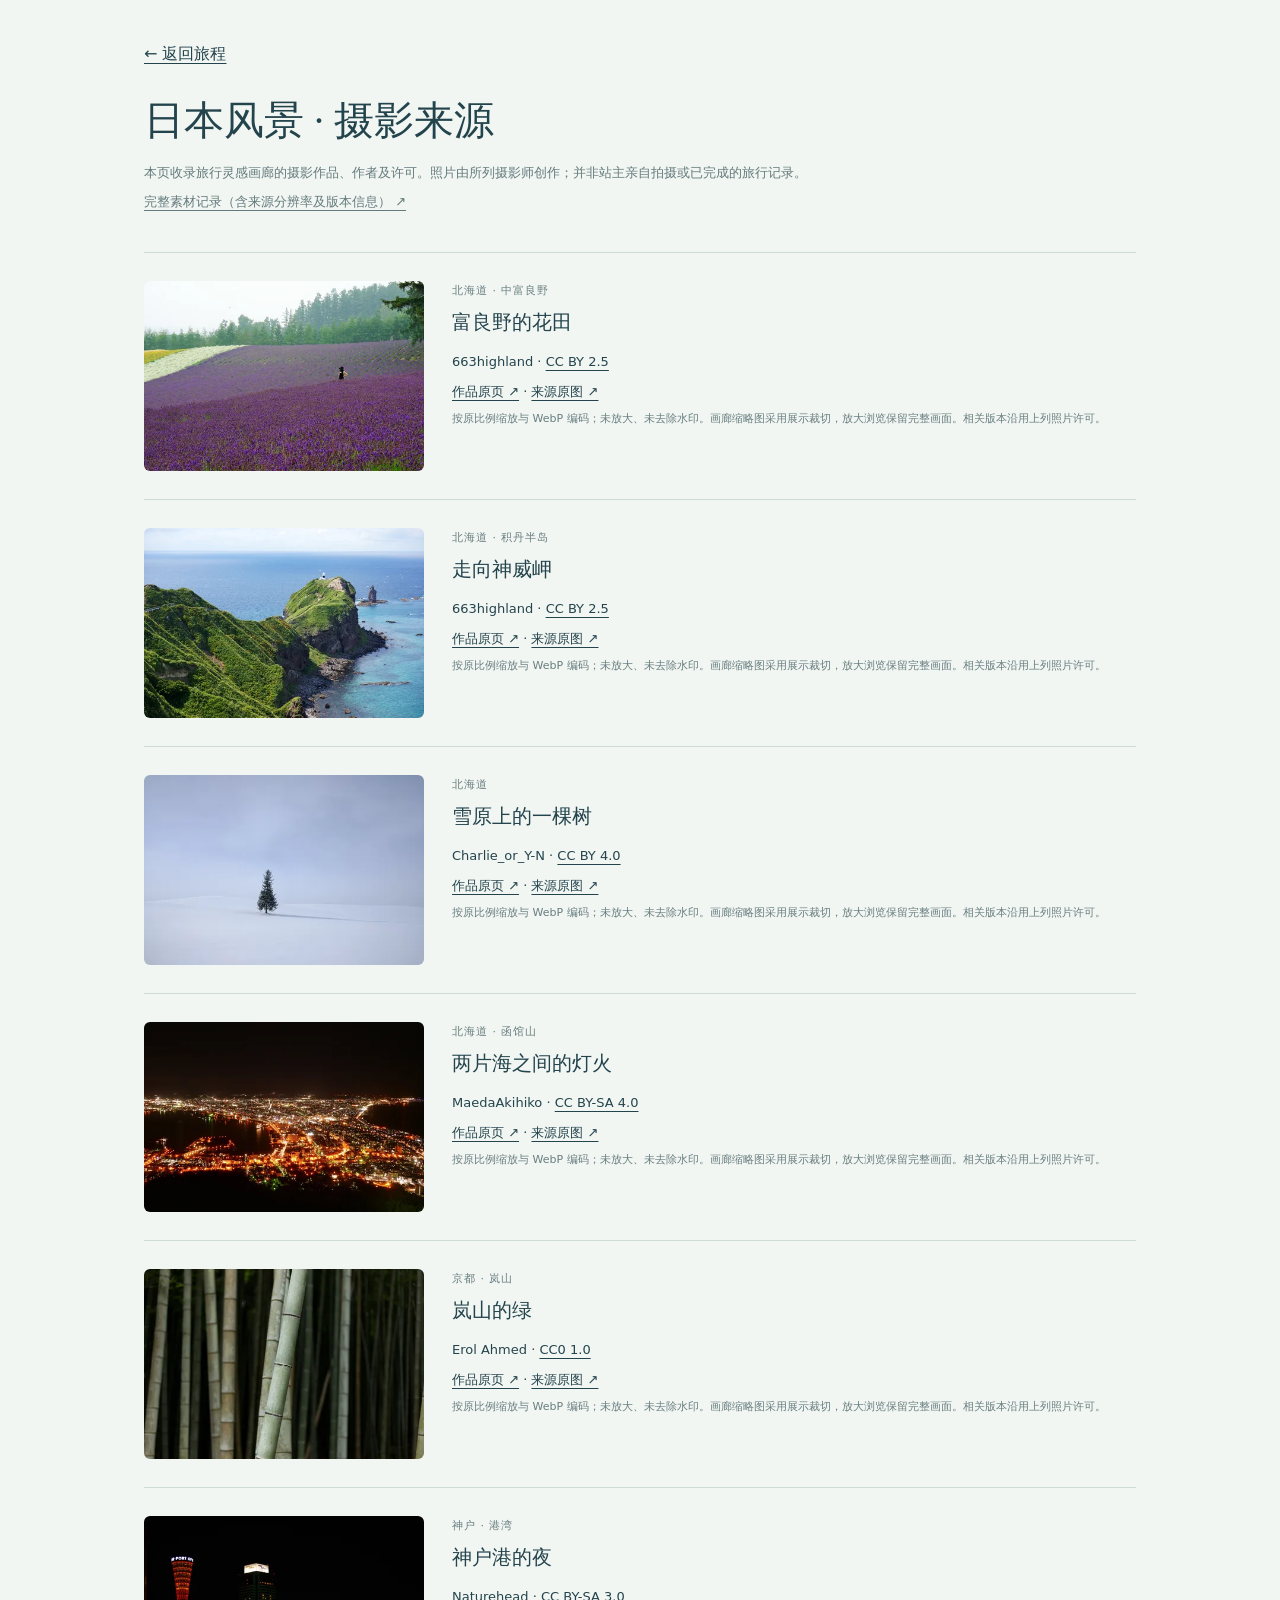
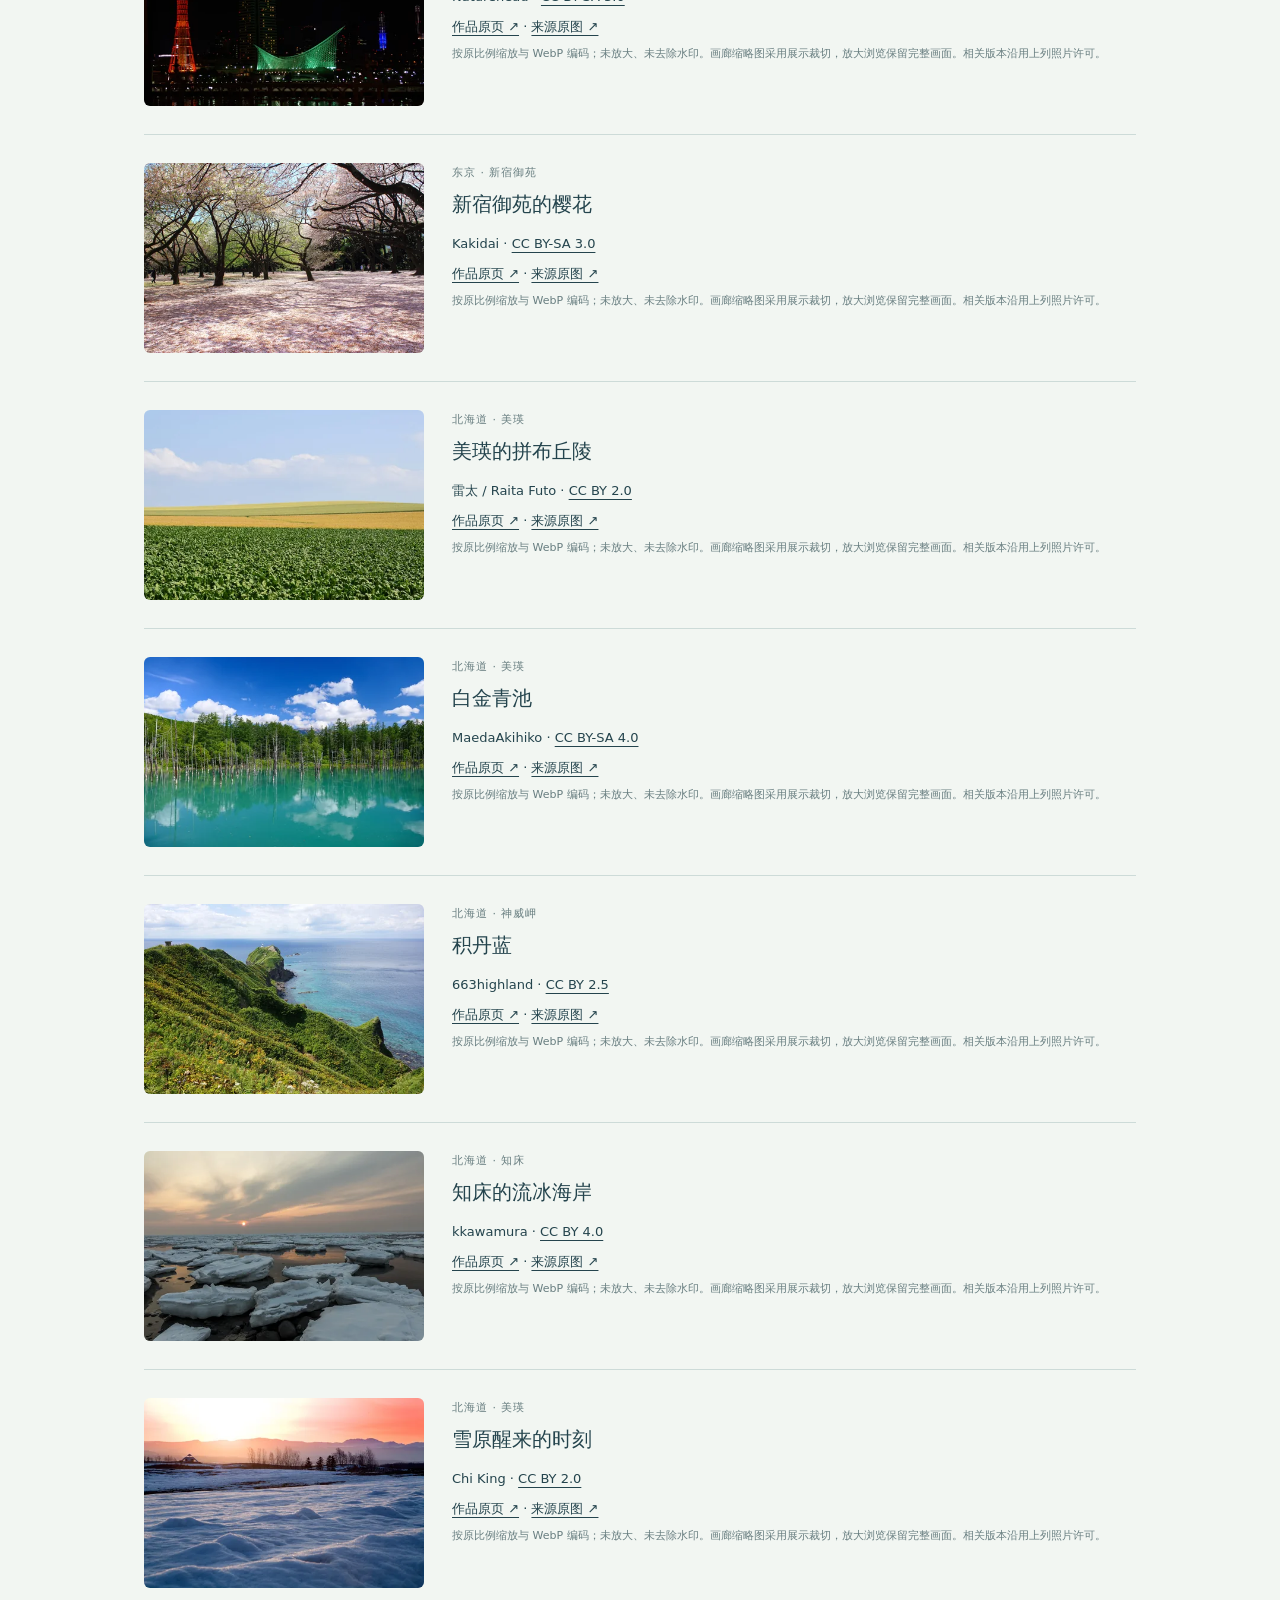
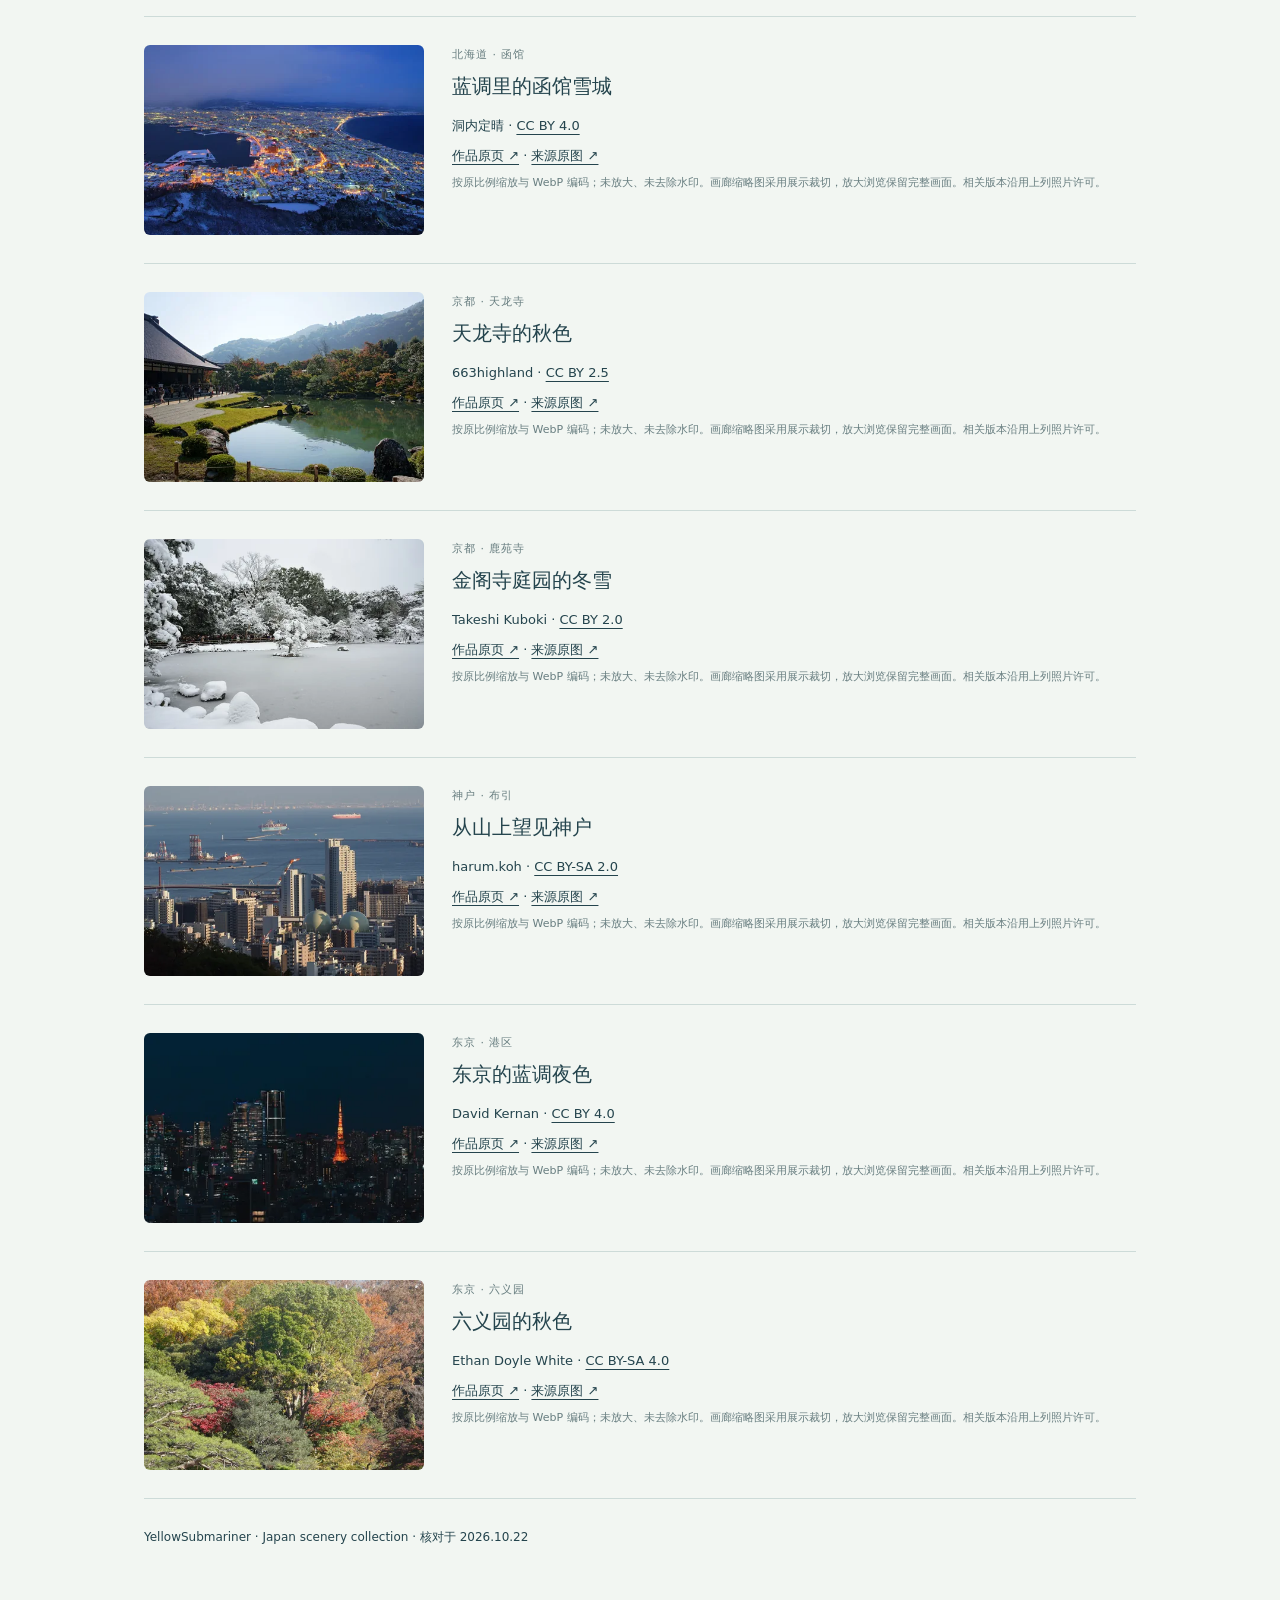
<file: japan-photo-credits.html>
<!doctype html><html lang="zh-CN"><head><meta charset="utf-8"><meta name="viewport" content="width=device-width,initial-scale=1"><title>日本风景 · 摄影来源 | YellowSubmariner</title><link rel="icon" href="assets/submarine.svg" type="image/svg+xml"><style>*{box-sizing:border-box}body{margin:0;background:#f2f6f2;color:#24444d;font-family:system-ui,sans-serif;line-height:1.8}main{max-width:1040px;margin:0 auto;padding:40px 24px 70px}a{color:inherit;text-underline-offset:4px}h1{font:400 clamp(26px,4vw,40px)/1.4 Georgia,serif;margin:24px 0 12px}h2{font-size:20px;font-weight:500;margin:4px 0 10px}header{padding-bottom:32px;border-bottom:1px solid #cddbd8}header p{font-size:13px;color:#647b7d;max-width:720px}article{display:grid;grid-template-columns:280px 1fr;gap:28px;padding:28px 0;border-bottom:1px solid #cddbd8}img{width:100%;height:190px;object-fit:cover;border-radius:6px;display:block}.place{font-size:11px;letter-spacing:1px;color:#687e80;margin:0}p{font-size:13px;margin:6px 0}.detail{font-size:11px;color:#687e80}footer{margin-top:28px;font-size:12px}@media(max-width:600px){main{padding:25px 20px 50px}article{grid-template-columns:1fr;gap:16px}img{height:auto;aspect-ratio:3/2}}@media(prefers-color-scheme:dark){body{background:#1c343e;color:#deebeb}header,article{border-color:#3b535d}header p,.detail,.place{color:#a4b9bc}}</style></head><body><main><header><a href="index.html#journey">← 返回旅程</a><h1>日本风景 · 摄影来源</h1><p>本页收录旅行灵感画廊的摄影作品、作者及许可。照片由所列摄影师创作；并非站主亲自拍摄或已完成的旅行记录。</p><p><a href="assets/japan-gallery/sources.json">完整素材记录（含来源分辨率及版本信息） ↗</a></p></header><article><a class="photo" href="https://commons.wikimedia.org/wiki/File:140726_Farm_Tomita_Nakafurano_Hokkaido_Japan01s3.jpg" target="_blank" rel="noopener noreferrer"><img src="assets/japan-gallery/furano-lavender-480.webp" alt="富良野的花田" width="480" height="320" loading="lazy"></a><div><p class="place">北海道 · 中富良野</p><h2>富良野的花田</h2><p>663highland · <a href="https://creativecommons.org/licenses/by/2.5/" target="_blank" rel="noopener noreferrer">CC BY 2.5</a></p><p><a href="https://commons.wikimedia.org/wiki/File:140726_Farm_Tomita_Nakafurano_Hokkaido_Japan01s3.jpg" target="_blank" rel="noopener noreferrer">作品原页 ↗</a> · <a href="https://upload.wikimedia.org/wikipedia/commons/8/8a/140726_Farm_Tomita_Nakafurano_Hokkaido_Japan01s3.jpg" target="_blank" rel="noopener noreferrer">来源原图 ↗</a></p><p class="detail">按原比例缩放与 WebP 编码；未放大、未去除水印。画廊缩略图采用展示裁切，放大浏览保留完整画面。相关版本沿用上列照片许可。</p></div></article><article><a class="photo" href="https://commons.wikimedia.org/wiki/File:130823_Cape_Kamui_Shakotan_Hokkaido_Japan01s3.jpg" target="_blank" rel="noopener noreferrer"><img src="assets/japan-gallery/cape-kamui-480.webp" alt="走向神威岬" width="480" height="320" loading="lazy"></a><div><p class="place">北海道 · 积丹半岛</p><h2>走向神威岬</h2><p>663highland · <a href="https://creativecommons.org/licenses/by/2.5/" target="_blank" rel="noopener noreferrer">CC BY 2.5</a></p><p><a href="https://commons.wikimedia.org/wiki/File:130823_Cape_Kamui_Shakotan_Hokkaido_Japan01s3.jpg" target="_blank" rel="noopener noreferrer">作品原页 ↗</a> · <a href="https://upload.wikimedia.org/wikipedia/commons/f/fc/130823_Cape_Kamui_Shakotan_Hokkaido_Japan01s3.jpg" target="_blank" rel="noopener noreferrer">来源原图 ↗</a></p><p class="detail">按原比例缩放与 WebP 编码；未放大、未去除水印。画廊缩略图采用展示裁切，放大浏览保留完整画面。相关版本沿用上列照片许可。</p></div></article><article><a class="photo" href="https://search.find47.jp/ja/i/BRyYR" target="_blank" rel="noopener noreferrer"><img src="assets/japan-gallery/biei-snow-tree-480.webp" alt="雪原上的一棵树" width="480" height="320" loading="lazy"></a><div><p class="place">北海道</p><h2>雪原上的一棵树</h2><p>Charlie_or_Y-N · <a href="https://creativecommons.org/licenses/by/4.0/" target="_blank" rel="noopener noreferrer">CC BY 4.0</a></p><p><a href="https://search.find47.jp/ja/i/BRyYR" target="_blank" rel="noopener noreferrer">作品原页 ↗</a> · <a href="https://find47.jp/uploads/image_file/content/000/003/243/xl.jpg" target="_blank" rel="noopener noreferrer">来源原图 ↗</a></p><p class="detail">按原比例缩放与 WebP 编码；未放大、未去除水印。画廊缩略图采用展示裁切，放大浏览保留完整画面。相关版本沿用上列照片许可。</p></div></article><article><a class="photo" href="https://commons.wikimedia.org/wiki/File:Mount-Hakodate_Night-view.jpg" target="_blank" rel="noopener noreferrer"><img src="assets/japan-gallery/hakodate-blue-hour-480.webp" alt="两片海之间的灯火" width="480" height="320" loading="lazy"></a><div><p class="place">北海道 · 函馆山</p><h2>两片海之间的灯火</h2><p>MaedaAkihiko · <a href="https://creativecommons.org/licenses/by-sa/4.0/" target="_blank" rel="noopener noreferrer">CC BY-SA 4.0</a></p><p><a href="https://commons.wikimedia.org/wiki/File:Mount-Hakodate_Night-view.jpg" target="_blank" rel="noopener noreferrer">作品原页 ↗</a> · <a href="https://upload.wikimedia.org/wikipedia/commons/6/66/Mount-Hakodate_Night-view.jpg" target="_blank" rel="noopener noreferrer">来源原图 ↗</a></p><p class="detail">按原比例缩放与 WebP 编码；未放大、未去除水印。画廊缩略图采用展示裁切，放大浏览保留完整画面。相关版本沿用上列照片许可。</p></div></article><article><a class="photo" href="https://commons.wikimedia.org/wiki/File:Arashiyama_Bamboo_Grove_(Unsplash).jpg" target="_blank" rel="noopener noreferrer"><img src="assets/japan-gallery/arashiyama-bamboo-480.webp" alt="岚山的绿" width="480" height="320" loading="lazy"></a><div><p class="place">京都 · 岚山</p><h2>岚山的绿</h2><p>Erol Ahmed · <a href="https://creativecommons.org/publicdomain/zero/1.0/" target="_blank" rel="noopener noreferrer">CC0 1.0</a></p><p><a href="https://commons.wikimedia.org/wiki/File:Arashiyama_Bamboo_Grove_(Unsplash).jpg" target="_blank" rel="noopener noreferrer">作品原页 ↗</a> · <a href="https://upload.wikimedia.org/wikipedia/commons/e/ef/Arashiyama_Bamboo_Grove_%28Unsplash%29.jpg" target="_blank" rel="noopener noreferrer">来源原图 ↗</a></p><p class="detail">按原比例缩放与 WebP 编码；未放大、未去除水印。画廊缩略图采用展示裁切，放大浏览保留完整画面。相关版本沿用上列照片许可。</p></div></article><article><a class="photo" href="https://commons.wikimedia.org/wiki/File:Port_of_Kobe_at_night.jpg" target="_blank" rel="noopener noreferrer"><img src="assets/japan-gallery/kobe-harbor-480.webp" alt="神户港的夜" width="480" height="320" loading="lazy"></a><div><p class="place">神户 · 港湾</p><h2>神户港的夜</h2><p>Naturehead · <a href="https://creativecommons.org/licenses/by-sa/3.0/" target="_blank" rel="noopener noreferrer">CC BY-SA 3.0</a></p><p><a href="https://commons.wikimedia.org/wiki/File:Port_of_Kobe_at_night.jpg" target="_blank" rel="noopener noreferrer">作品原页 ↗</a> · <a href="https://upload.wikimedia.org/wikipedia/commons/4/41/Port_of_Kobe_at_night.jpg" target="_blank" rel="noopener noreferrer">来源原图 ↗</a></p><p class="detail">按原比例缩放与 WebP 编码；未放大、未去除水印。画廊缩略图采用展示裁切，放大浏览保留完整画面。相关版本沿用上列照片许可。</p></div></article><article><a class="photo" href="https://commons.wikimedia.org/wiki/File:Shinjuku_Gyoen_National_Garden_-_sakura_2.JPG" target="_blank" rel="noopener noreferrer"><img src="assets/japan-gallery/shinjuku-sakura-480.webp" alt="新宿御苑的樱花" width="480" height="320" loading="lazy"></a><div><p class="place">东京 · 新宿御苑</p><h2>新宿御苑的樱花</h2><p>Kakidai · <a href="https://creativecommons.org/licenses/by-sa/3.0/" target="_blank" rel="noopener noreferrer">CC BY-SA 3.0</a></p><p><a href="https://commons.wikimedia.org/wiki/File:Shinjuku_Gyoen_National_Garden_-_sakura_2.JPG" target="_blank" rel="noopener noreferrer">作品原页 ↗</a> · <a href="https://upload.wikimedia.org/wikipedia/commons/a/aa/Shinjuku_Gyoen_National_Garden_-_sakura_2.JPG" target="_blank" rel="noopener noreferrer">来源原图 ↗</a></p><p class="detail">按原比例缩放与 WebP 编码；未放大、未去除水印。画廊缩略图采用展示裁切，放大浏览保留完整画面。相关版本沿用上列照片许可。</p></div></article><article><a class="photo" href="https://commons.wikimedia.org/wiki/File:Biei_colorful_crop_fields,_Hokkaido;_July_2017_(03).jpg" target="_blank" rel="noopener noreferrer"><img src="assets/japan-gallery/biei-fields-480.webp" alt="美瑛的拼布丘陵" width="480" height="320" loading="lazy"></a><div><p class="place">北海道 · 美瑛</p><h2>美瑛的拼布丘陵</h2><p>雷太 / Raita Futo · <a href="https://creativecommons.org/licenses/by/2.0/" target="_blank" rel="noopener noreferrer">CC BY 2.0</a></p><p><a href="https://commons.wikimedia.org/wiki/File:Biei_colorful_crop_fields,_Hokkaido;_July_2017_(03).jpg" target="_blank" rel="noopener noreferrer">作品原页 ↗</a> · <a href="https://upload.wikimedia.org/wikipedia/commons/d/d8/Biei_colorful_crop_fields%2C_Hokkaido%3B_July_2017_%2803%29.jpg" target="_blank" rel="noopener noreferrer">来源原图 ↗</a></p><p class="detail">按原比例缩放与 WebP 编码；未放大、未去除水印。画廊缩略图采用展示裁切，放大浏览保留完整画面。相关版本沿用上列照片许可。</p></div></article><article><a class="photo" href="https://commons.wikimedia.org/wiki/File:Shirogane-Blue-Pond_summer.jpg" target="_blank" rel="noopener noreferrer"><img src="assets/japan-gallery/blue-pond-480.webp" alt="白金青池" width="480" height="320" loading="lazy"></a><div><p class="place">北海道 · 美瑛</p><h2>白金青池</h2><p>MaedaAkihiko · <a href="https://creativecommons.org/licenses/by-sa/4.0/" target="_blank" rel="noopener noreferrer">CC BY-SA 4.0</a></p><p><a href="https://commons.wikimedia.org/wiki/File:Shirogane-Blue-Pond_summer.jpg" target="_blank" rel="noopener noreferrer">作品原页 ↗</a> · <a href="https://upload.wikimedia.org/wikipedia/commons/8/8a/Shirogane-Blue-Pond_summer.jpg" target="_blank" rel="noopener noreferrer">来源原图 ↗</a></p><p class="detail">按原比例缩放与 WebP 编码；未放大、未去除水印。画廊缩略图采用展示裁切，放大浏览保留完整画面。相关版本沿用上列照片许可。</p></div></article><article><a class="photo" href="https://commons.wikimedia.org/wiki/File:130823_Cape_Kamui_Shakotan_Hokkaido_Japan03s3.jpg" target="_blank" rel="noopener noreferrer"><img src="assets/japan-gallery/cape-kamui-sea-480.webp" alt="积丹蓝" width="480" height="320" loading="lazy"></a><div><p class="place">北海道 · 神威岬</p><h2>积丹蓝</h2><p>663highland · <a href="https://creativecommons.org/licenses/by/2.5/" target="_blank" rel="noopener noreferrer">CC BY 2.5</a></p><p><a href="https://commons.wikimedia.org/wiki/File:130823_Cape_Kamui_Shakotan_Hokkaido_Japan03s3.jpg" target="_blank" rel="noopener noreferrer">作品原页 ↗</a> · <a href="https://upload.wikimedia.org/wikipedia/commons/7/7e/130823_Cape_Kamui_Shakotan_Hokkaido_Japan03s3.jpg" target="_blank" rel="noopener noreferrer">来源原图 ↗</a></p><p class="detail">按原比例缩放与 WebP 编码；未放大、未去除水印。画廊缩略图采用展示裁切，放大浏览保留完整画面。相关版本沿用上列照片许可。</p></div></article><article><a class="photo" href="https://commons.wikimedia.org/wiki/File:Hokkaido-Drift_Ice-xl.jpg" target="_blank" rel="noopener noreferrer"><img src="assets/japan-gallery/shiretoko-drift-ice-480.webp" alt="知床的流冰海岸" width="480" height="320" loading="lazy"></a><div><p class="place">北海道 · 知床</p><h2>知床的流冰海岸</h2><p>kkawamura · <a href="https://creativecommons.org/licenses/by/4.0/" target="_blank" rel="noopener noreferrer">CC BY 4.0</a></p><p><a href="https://commons.wikimedia.org/wiki/File:Hokkaido-Drift_Ice-xl.jpg" target="_blank" rel="noopener noreferrer">作品原页 ↗</a> · <a href="https://upload.wikimedia.org/wikipedia/commons/f/fe/Hokkaido-Drift_Ice-xl.jpg" target="_blank" rel="noopener noreferrer">来源原图 ↗</a></p><p class="detail">按原比例缩放与 WebP 编码；未放大、未去除水印。画廊缩略图采用展示裁切，放大浏览保留完整画面。相关版本沿用上列照片许可。</p></div></article><article><a class="photo" href="https://commons.wikimedia.org/wiki/File:Biei_at_Dawn_(HOKKAIDO-JAPAN)_(2373832004).jpg" target="_blank" rel="noopener noreferrer"><img src="assets/japan-gallery/biei-snow-dawn-480.webp" alt="雪原醒来的时刻" width="480" height="320" loading="lazy"></a><div><p class="place">北海道 · 美瑛</p><h2>雪原醒来的时刻</h2><p>Chi King · <a href="https://creativecommons.org/licenses/by/2.0/" target="_blank" rel="noopener noreferrer">CC BY 2.0</a></p><p><a href="https://commons.wikimedia.org/wiki/File:Biei_at_Dawn_(HOKKAIDO-JAPAN)_(2373832004).jpg" target="_blank" rel="noopener noreferrer">作品原页 ↗</a> · <a href="https://upload.wikimedia.org/wikipedia/commons/f/ff/Biei_at_Dawn_%28HOKKAIDO-JAPAN%29_%282373832004%29.jpg" target="_blank" rel="noopener noreferrer">来源原图 ↗</a></p><p class="detail">按原比例缩放与 WebP 编码；未放大、未去除水印。画廊缩略图采用展示裁切，放大浏览保留完整画面。相关版本沿用上列照片许可。</p></div></article><article><a class="photo" href="https://commons.wikimedia.org/wiki/File:Hokkaido_Hakodate_night_view_xl.jpg" target="_blank" rel="noopener noreferrer"><img src="assets/japan-gallery/hakodate-night-480.webp" alt="蓝调里的函馆雪城" width="480" height="320" loading="lazy"></a><div><p class="place">北海道 · 函馆</p><h2>蓝调里的函馆雪城</h2><p>洞内定晴 · <a href="https://creativecommons.org/licenses/by/4.0/" target="_blank" rel="noopener noreferrer">CC BY 4.0</a></p><p><a href="https://commons.wikimedia.org/wiki/File:Hokkaido_Hakodate_night_view_xl.jpg" target="_blank" rel="noopener noreferrer">作品原页 ↗</a> · <a href="https://upload.wikimedia.org/wikipedia/commons/2/2a/Hokkaido_Hakodate_night_view_xl.jpg" target="_blank" rel="noopener noreferrer">来源原图 ↗</a></p><p class="detail">按原比例缩放与 WebP 编码；未放大、未去除水印。画廊缩略图采用展示裁切，放大浏览保留完整画面。相关版本沿用上列照片许可。</p></div></article><article><a class="photo" href="https://commons.wikimedia.org/wiki/File:Tenryuji_Kyoto01n4500.jpg" target="_blank" rel="noopener noreferrer"><img src="assets/japan-gallery/tenryuji-garden-480.webp" alt="天龙寺的秋色" width="480" height="320" loading="lazy"></a><div><p class="place">京都 · 天龙寺</p><h2>天龙寺的秋色</h2><p>663highland · <a href="https://creativecommons.org/licenses/by/2.5/" target="_blank" rel="noopener noreferrer">CC BY 2.5</a></p><p><a href="https://commons.wikimedia.org/wiki/File:Tenryuji_Kyoto01n4500.jpg" target="_blank" rel="noopener noreferrer">作品原页 ↗</a> · <a href="https://upload.wikimedia.org/wikipedia/commons/d/d1/Tenryuji_Kyoto01n4500.jpg" target="_blank" rel="noopener noreferrer">来源原图 ↗</a></p><p class="detail">按原比例缩放与 WebP 编码；未放大、未去除水印。画廊缩略图采用展示裁切，放大浏览保留完整画面。相关版本沿用上列照片许可。</p></div></article><article><a class="photo" href="https://commons.wikimedia.org/wiki/File:%E9%9B%AA%E3%81%AE%E9%87%91%E9%96%A3%E5%AF%BA_Kinkakuji_temple_in_snow_(5360144069).jpg" target="_blank" rel="noopener noreferrer"><img src="assets/japan-gallery/kinkakuji-snow-garden-480.webp" alt="金阁寺庭园的冬雪" width="480" height="320" loading="lazy"></a><div><p class="place">京都 · 鹿苑寺</p><h2>金阁寺庭园的冬雪</h2><p>Takeshi Kuboki · <a href="https://creativecommons.org/licenses/by/2.0/" target="_blank" rel="noopener noreferrer">CC BY 2.0</a></p><p><a href="https://commons.wikimedia.org/wiki/File:%E9%9B%AA%E3%81%AE%E9%87%91%E9%96%A3%E5%AF%BA_Kinkakuji_temple_in_snow_(5360144069).jpg" target="_blank" rel="noopener noreferrer">作品原页 ↗</a> · <a href="https://upload.wikimedia.org/wikipedia/commons/9/97/%E9%9B%AA%E3%81%AE%E9%87%91%E9%96%A3%E5%AF%BA_Kinkakuji_temple_in_snow_%285360144069%29.jpg" target="_blank" rel="noopener noreferrer">来源原图 ↗</a></p><p class="detail">按原比例缩放与 WebP 编码；未放大、未去除水印。画廊缩略图采用展示裁切，放大浏览保留完整画面。相关版本沿用上列照片许可。</p></div></article><article><a class="photo" href="https://commons.wikimedia.org/wiki/File:Kobe_city,_view_from_Nunobiki._(22524851657).jpg" target="_blank" rel="noopener noreferrer"><img src="assets/japan-gallery/kobe-nunobiki-480.webp" alt="从山上望见神户" width="480" height="320" loading="lazy"></a><div><p class="place">神户 · 布引</p><h2>从山上望见神户</h2><p>harum.koh · <a href="https://creativecommons.org/licenses/by-sa/2.0/" target="_blank" rel="noopener noreferrer">CC BY-SA 2.0</a></p><p><a href="https://commons.wikimedia.org/wiki/File:Kobe_city,_view_from_Nunobiki._(22524851657).jpg" target="_blank" rel="noopener noreferrer">作品原页 ↗</a> · <a href="https://upload.wikimedia.org/wikipedia/commons/1/13/Kobe_city%2C_view_from_Nunobiki._%2822524851657%29.jpg" target="_blank" rel="noopener noreferrer">来源原图 ↗</a></p><p class="detail">按原比例缩放与 WebP 编码；未放大、未去除水印。画廊缩略图采用展示裁切，放大浏览保留完整画面。相关版本沿用上列照片许可。</p></div></article><article><a class="photo" href="https://commons.wikimedia.org/wiki/File:Minato_City,_Tokyo,_Japan_(Night).jpg" target="_blank" rel="noopener noreferrer"><img src="assets/japan-gallery/tokyo-minato-night-480.webp" alt="东京的蓝调夜色" width="480" height="320" loading="lazy"></a><div><p class="place">东京 · 港区</p><h2>东京的蓝调夜色</h2><p>David Kernan · <a href="https://creativecommons.org/licenses/by/4.0/" target="_blank" rel="noopener noreferrer">CC BY 4.0</a></p><p><a href="https://commons.wikimedia.org/wiki/File:Minato_City,_Tokyo,_Japan_(Night).jpg" target="_blank" rel="noopener noreferrer">作品原页 ↗</a> · <a href="https://upload.wikimedia.org/wikipedia/commons/7/75/Minato_City%2C_Tokyo%2C_Japan_%28Night%29.jpg" target="_blank" rel="noopener noreferrer">来源原图 ↗</a></p><p class="detail">按原比例缩放与 WebP 编码；未放大、未去除水印。画廊缩略图采用展示裁切，放大浏览保留完整画面。相关版本沿用上列照片许可。</p></div></article><article><a class="photo" href="https://commons.wikimedia.org/wiki/File:Autumnal_Colour_at_Rikugi-en,_Tokyo.jpg" target="_blank" rel="noopener noreferrer"><img src="assets/japan-gallery/rikugien-autumn-480.webp" alt="六义园的秋色" width="480" height="320" loading="lazy"></a><div><p class="place">东京 · 六义园</p><h2>六义园的秋色</h2><p>Ethan Doyle White · <a href="https://creativecommons.org/licenses/by-sa/4.0/" target="_blank" rel="noopener noreferrer">CC BY-SA 4.0</a></p><p><a href="https://commons.wikimedia.org/wiki/File:Autumnal_Colour_at_Rikugi-en,_Tokyo.jpg" target="_blank" rel="noopener noreferrer">作品原页 ↗</a> · <a href="https://upload.wikimedia.org/wikipedia/commons/1/11/Autumnal_Colour_at_Rikugi-en%2C_Tokyo.jpg" target="_blank" rel="noopener noreferrer">来源原图 ↗</a></p><p class="detail">按原比例缩放与 WebP 编码；未放大、未去除水印。画廊缩略图采用展示裁切，放大浏览保留完整画面。相关版本沿用上列照片许可。</p></div></article><footer>YellowSubmariner · Japan scenery collection · 核对于 2026.10.22</footer></main></body></html>
</file>
<file: styles.css>
@charset "UTF-8";
:root{--paper:#f7f5ed;--surface:#fffef9;--ink:#243b33;--muted:#737a70;--line:#dedfd3;--yellow:#efbd46;--gold:#ac7b19;--soft-yellow:#f2e5b9;--green:#284b3d;--sub-window:#fff7dc;--serif:Georgia,"Noto Serif SC","Songti SC",SimSun,serif;--sans:"Segoe UI","PingFang SC","Microsoft YaHei",sans-serif;color-scheme:light}
*{box-sizing:border-box}html{scroll-behavior:smooth;scroll-padding-top:108px}body{margin:0;background:var(--paper);color:var(--ink);font-family:var(--sans);font-size:14px;-webkit-font-smoothing:antialiased}body.modal-open{overflow:hidden}a{color:inherit;text-decoration:none}button{color:inherit;font:inherit;cursor:pointer}button,a{-webkit-tap-highlight-color:transparent}button{border:0;background:none}button:focus-visible,a:focus-visible,summary:focus-visible,[tabindex]:focus-visible{outline:3px solid #d29523;outline-offset:5px}button:hover,a:hover{touch-action:manipulation}svg{display:inline-block;width:24px;height:24px;flex-shrink:0}img{display:block;width:100%;object-fit:cover}h1,h2,h3,p{margin:0}h1,h2,h3{font-weight:650}h2{font-size:32px;line-height:1.35;letter-spacing:-1px}p{line-height:1.9}.svg-sprite{position:absolute;width:0;height:0;overflow:hidden}.page-shell{max-width:1256px;margin:0 auto;padding:0 36px}.skip-link{position:fixed;left:20px;top:-80px;z-index:100;background:var(--yellow);padding:12px}.skip-link:focus{top:10px}.site-header{height:88px;border-bottom:1px solid var(--line);position:sticky;top:0;background:var(--paper);z-index:30}.header-inner{max-width:1332px;padding:0 40px;margin:auto;height:100%;display:flex;align-items:center;justify-content:space-between;gap:30px}.brand{display:flex;align-items:center;gap:11px;white-space:nowrap;font-family:var(--serif);font-size:23px;font-weight:700;letter-spacing:-.8px}.brand-mark{display:grid;place-items:center;width:43px;height:43px;border-radius:50%;background:var(--yellow);color:#395044}.brand-mark svg{width:35px;height:27px}.brand small{font-family:var(--sans);display:block;font-size:8px;letter-spacing:2.5px;font-weight:500;margin-top:4px}.main-nav{display:flex;gap:30px}.main-nav a{font-size:13px;display:flex;align-items:center;flex-direction:column;gap:6px;position:relative}.main-nav a span{font-size:8px;letter-spacing:1.1px;color:var(--muted)}.main-nav a:after{content:"";position:absolute;bottom:-13px;width:4px;height:4px;border-radius:50%;background:var(--gold);opacity:0;transition:opacity .2s}.main-nav a.active:after,.main-nav a:hover:after{opacity:1}.header-actions{display:flex;align-items:center;gap:16px}.icon-button{display:grid;place-items:center;border:1px solid var(--line);border-radius:50%;width:35px;height:35px;flex-shrink:0}.icon-button svg{width:18px;height:18px}.theme-button .sun-icon{display:none}.cinema-link{display:flex;align-items:center;gap:16px;font-size:11px;letter-spacing:.4px}.cinema-link svg{width:15px;height:15px}.menu-button{display:none}.issue-line{height:60px;display:flex;align-items:center;justify-content:space-between;font-size:9px;letter-spacing:1.3px}.issue-line span:first-child{display:flex;align-items:center;gap:9px}.issue-line i{height:5px;width:5px;border-radius:50%;background:var(--gold)}.issue-line b{font-weight:500;margin-left:18px}.issue-line em{margin:0 12px;color:var(--muted);font-style:normal}.hero{height:590px;position:relative;overflow:hidden;border-radius:12px;background:#388b9b;color:#fffaf0}.hero-image{position:absolute;width:100%;height:100%;object-position:center 48%}.hero-shade{position:absolute;inset:0;background:linear-gradient(90deg,rgba(11,41,39,.64),rgba(9,40,35,.1) 73%),linear-gradient(0deg,rgba(8,32,31,.75),transparent 38%)}.hero-top{position:absolute;inset:25px 30px auto;display:flex;justify-content:space-between;align-items:center;font-size:10px;letter-spacing:1px}.glass-label{padding:8px 13px;border:1px solid #ffffff70;background:#193d391c;border-radius:30px}.hero-weather{display:flex;align-items:center;gap:8px;font-size:10px;text-shadow:0 1px 5px #163c42}.hero-weather svg{width:17px;height:17px}.hero-copy{position:absolute;left:48px;top:132px}.eyebrow{font-size:9px;font-weight:600;letter-spacing:2px;line-height:1.5}.hero-copy .eyebrow{font-weight:400;font-size:10px;letter-spacing:2.4px;color:#fff2ca}.hero h1{font-family:var(--serif);font-weight:600;font-size:58px;line-height:1.48;letter-spacing:2px;margin-top:13px;text-shadow:0 2px 20px #17372a33}.hero h1 span{color:#ffdc72}.hero-description{font-size:12px;margin-top:15px;line-height:2.1;color:#fffff3e0;letter-spacing:.8px}.hero-button{display:inline-flex;align-items:center;gap:40px;background:var(--yellow);color:#263e32;padding:13px 18px;border-radius:3px;font-size:11px;font-weight:600;margin-top:25px;transition:background .2s,transform .2s}.hero-button:hover{background:#ffdc7a;transform:translateY(-3px)}.hero-button span{font-size:17px}.hero-bottom{position:absolute;inset:auto 31px 23px;display:flex;justify-content:space-between;align-items:end}.hero-identity{display:flex;align-items:center;gap:13px;font-size:11px}.identity-dot{width:6px;height:6px;background:#ffdd75;border-radius:50%;box-shadow:0 0 0 6px #fadd6733}.hero-identity small{display:block;color:#fffbe5bc;font-size:9px;margin-top:6px;letter-spacing:.5px}.hero-signature{font-family:var(--serif);font-size:21px;font-style:italic;line-height:1.2;transform:rotate(-5deg);margin-right:8px}.hero-signature span{font-size:17px}.side-note{position:absolute;right:28px;top:47%;writing-mode:vertical-rl;font-size:10px;letter-spacing:5px;text-shadow:0 1px 5px #0c393b}.ticker{display:flex;justify-content:space-between;align-items:center;gap:20px;border-bottom:1px solid var(--line);padding:22px 6px;font-size:10px;letter-spacing:1.1px;overflow:hidden;white-space:nowrap}.ticker svg{color:var(--gold);width:13px;height:13px}.section-space{margin-top:72px;scroll-margin-top:105px}.journal-layout{display:grid;grid-template-columns:minmax(0,1fr) 272px;gap:42px}.section-heading{display:flex;justify-content:space-between;align-items:end;gap:20px}.section-heading h2{margin-top:9px}.heading-dot{color:#d79a27}.text-button{display:flex;align-items:center;gap:22px;padding:0;font-size:10px;white-space:nowrap}.text-button span{font-size:18px}.text-button:hover{color:var(--gold)}.filter-list{display:flex;gap:8px;align-items:center;margin-top:26px;margin-bottom:24px;flex-wrap:wrap}.filter-list button{padding:7px 14px;border-radius:4px;font-size:10px;border:1px solid transparent}.filter-list button.active{background:var(--green);color:#fffdf2}.filter-list button:hover:not(.active){border-color:var(--line)}.filter-list button span{font-size:8px;opacity:.7;margin-left:8px}.post-grid{display:grid;grid-template-columns:repeat(2,minmax(0,1fr));gap:24px}.post-card{min-width:0;border-radius:8px;overflow:hidden;border:1px solid var(--line);background:var(--surface);transition:transform .2s,box-shadow .2s}.post-card[hidden]{display:none}.post-card:hover{transform:translateY(-4px);box-shadow:0 12px 20px #1a3c2910}.post-open{display:block;width:100%;height:100%;padding:0;text-align:left}.post-art{height:210px;position:relative;overflow:hidden}.post-art img{width:100%;height:100%;transition:transform .5s}.post-card:hover .post-art img{transform:scale(1.04)}.art-tag{position:absolute;top:15px;left:16px;background:#fffbeeef;color:#31483c;font-size:8px;letter-spacing:1px;padding:5px 8px;border-radius:2px}.post-copy{padding:20px}.post-meta{font-size:8px;color:var(--muted);letter-spacing:.3px;display:flex;align-items:center;gap:6px}.meta-right{margin-left:auto;font-size:8px}.category-dot{width:5px;height:5px;border-radius:50%;background:var(--gold)}.post-copy h3{font-size:19px;line-height:1.65;margin-top:11px;letter-spacing:.2px;font-family:var(--serif)}.post-copy p{font-size:10px;color:var(--muted);margin-top:8px;line-height:1.9}.post-bottom{display:flex;justify-content:space-between;gap:10px;border-top:1px solid var(--line);padding-top:14px;margin-top:20px;font-size:8px;color:var(--muted)}.post-bottom span:last-child{color:var(--ink)}.post-featured{grid-column:span 2}.post-featured .post-open{display:grid;grid-template-columns:1.1fr 1fr}.post-featured .post-art{height:100%;min-height:295px}.post-featured .post-copy{padding:27px 24px}.post-featured h3{font-size:22px;margin-top:20px}.post-featured p{margin-top:12px}.post-featured .post-bottom{margin-top:22px}.life-art img{object-position:70% center}.art-note{position:absolute;left:20px;bottom:23px;font-size:12px;letter-spacing:1px;color:#fff;z-index:2}.life-art:after{content:"";position:absolute;inset:40% 0 0;background:linear-gradient(transparent,#15332a88)}.round-arrow{display:grid;place-items:center;width:27px;height:27px;border:1px solid #fff8;border-radius:50%;color:#fff;position:absolute;bottom:20px;right:18px;z-index:2}.travel-art img{object-position:center 47%}.travel-art:after{content:"";position:absolute;inset:0;background:#1b515521}.travel-stamp{position:absolute;bottom:17px;left:20px;z-index:1;color:#fff7df;font-size:16px;font-family:var(--serif);line-height:1.1;text-shadow:0 1px 8px #22463b70}.travel-stamp b{font-size:31px;font-weight:400}.book-art{background:#ded8ca;display:flex;justify-content:center;align-items:end;padding-top:48px;gap:1px}.cover-book{height:151px;width:98px;padding:16px 13px;box-shadow:-6px 8px 14px #3e33222b;border-left:5px solid #0002;position:relative}.cover-book span{font-family:var(--serif);font-size:21px;line-height:1.5;letter-spacing:2px}.cover-book small{font-size:5px;letter-spacing:1px;position:absolute;bottom:13px;left:14px}.book-red{background:#945443;color:#fff3d3;transform:rotate(-12deg) translate(1px,7px);z-index:2}.book-cream{background:#e8e6c5;color:#365448;transform:rotate(12deg) translate(-1px,12px)}.book-star{font-size:43px;color:#b27b45;position:absolute;right:17px;top:46px}.research-art{background:#c5d6ce;color:#3d6656;padding:50px 20px 0}.research-question{font-size:45px;font-family:var(--serif);font-style:italic;letter-spacing:-2px}.research-question span{color:#ad6b3b}.research-art>svg{width:100%;height:93px;opacity:.65}.study-art{background:#ead6a8;padding:54px 26px 0}.notebook{width:95%;height:185px;background:#fbf6e9;padding:16px 16px 0;transform:rotate(-5deg);box-shadow:2px 6px 8px #74573115;background-image:repeating-linear-gradient(transparent,transparent 22px,#34584612 22px,#34584612 23px)}.notebook>span{font-size:8px;font-family:var(--serif);font-style:italic;color:#8e8f79}.notebook strong{display:block;font-family:var(--serif);font-size:19px;line-height:1.9;margin-top:7px}.notebook small{display:block;font-size:6px;margin-top:12px;letter-spacing:.3px}.pencil{position:absolute;right:24px;bottom:-7px;width:8px;height:124px;transform:rotate(19deg);background:#aa6541;border-left:2px solid #ca895d;border-right:1px solid #855033}.pencil:before{content:"";position:absolute;top:-15px;left:-1px;border:4px solid transparent;border-bottom:13px solid #d0ae7e}.editorial-note{font-size:8px;line-height:1.8;color:var(--muted);margin-top:18px}.journal-sidebar{padding-top:0}.passenger-card{background:var(--soft-yellow);padding:22px 23px 17px;text-align:center;position:relative;border-radius:9px;overflow:hidden;color:#2d473a}.card-kicker{display:flex;justify-content:space-between;font-size:7px;letter-spacing:1.4px}.avatar-orbit{height:113px;width:113px;border:1px dashed #8e8e6360;border-radius:50%;margin:23px auto 16px;position:relative;display:grid;place-items:center}.avatar-orbit:before{content:"";position:absolute;width:87px;height:87px;border-radius:50%;background:#e8ba48;box-shadow:inset 0 0 0 6px #f7d77c}.avatar-orbit>svg{width:68px;height:45px;position:relative;color:#3f654d;transform:rotate(-8deg)}.orbit-dot{position:absolute;top:8px;right:15px;width:7px;height:7px;background:#9c9a67;border-radius:50%}.bubble{position:absolute;border:1px solid #6c825a80;width:7px;height:7px;right:8px;top:40px;border-radius:50%}.bubble-two{width:4px;height:4px;right:4px;top:29px}.small-label{font-size:9px;letter-spacing:1px;color:var(--muted)}.passenger-card .small-label{color:#6d7356;font-size:8px}.passenger-card h2{font-size:24px;letter-spacing:-1px;font-family:var(--serif);margin-top:6px}.passenger-school{margin-top:17px;font-size:12px;line-height:1.8}.passenger-school span{font-size:10px;color:#5f6d52}.passenger-school small{display:block;font-size:9px;margin-top:5px;color:#5f6d52}.ticket-tear{height:1px;border-top:1px dashed #74835455;margin:26px -23px 15px;position:relative}.ticket-tear:before,.ticket-tear:after{content:"";width:17px;height:17px;background:var(--paper);border-radius:50%;position:absolute;top:-9px;left:-8px}.ticket-tear:after{left:auto;right:-8px}.ticket-footer{font-size:7px;display:flex;justify-content:space-between;gap:9px;align-items:center;letter-spacing:.5px}.ticket-footer span:first-child{display:flex;gap:7px;align-items:center}.ticket-footer i{width:4px;height:4px;border-radius:50%;background:#5e7750}.pocket-card{margin-top:26px;border:1px solid var(--line);border-radius:7px;padding:23px 20px;background:var(--surface)}.pocket-card .eyebrow{font-size:7px}.pocket-card h3{font-size:16px;margin-top:9px;font-family:var(--serif)}.pocket-tags{display:flex;flex-wrap:wrap;gap:8px;margin-top:19px}.pocket-tags a{font-size:8px;border:1px solid var(--line);border-radius:3px;padding:6px 8px;transition:background .2s}.pocket-tags a:hover{background:var(--soft-yellow)}.pocket-scribble{font-size:24px;line-height:1.1;font-style:italic;font-family:var(--serif);transform:rotate(-5deg);margin-top:31px;position:relative;padding-bottom:9px}.pocket-scribble span{font-size:20px}.pocket-scribble svg{position:absolute;color:var(--gold);width:22px;height:22px;top:1px;right:3px}.status-card{margin-top:26px;background:#e6eae0;padding:20px;border-radius:7px;color:#3e5646;text-align:center}.status-title{display:flex;justify-content:space-between;align-items:center;font-size:9px}.live-dot{font-size:6px;letter-spacing:1px;display:flex;align-items:center;gap:5px}.live-dot:before{content:"";width:4px;height:4px;border-radius:50%;background:#768f60}.record{width:110px;height:110px;border-radius:50%;margin:26px auto 22px;background:repeating-radial-gradient(circle,#294539 0,#294539 1px,#365247 2px,#365247 3px);display:grid;place-items:center;transform:rotate(-15deg)}.record-center{width:43px;height:43px;background:#d6b86d;border:4px solid #e1c887;border-radius:50%;display:grid;place-items:center}.record-center svg{width:26px;height:20px;color:#395240}.status-card h3{font-family:var(--serif);font-size:21px;line-height:1.7}.status-card p{font-size:8px;color:#6f7c6b;line-height:2.1;margin-top:12px}.status-card>a{margin:20px auto 4px;font-size:8px;justify-content:center;gap:14px}.status-card>a span{font-size:14px}.update-card{padding:28px 5px}.update-card .eyebrow{font-size:7px}.update-card h3{font-family:var(--serif);font-size:16px;margin-top:8px}.update-item{padding-left:17px;border-left:1px solid var(--line);margin-top:22px;position:relative}.update-item:before{content:"";position:absolute;top:3px;left:-3px;background:var(--gold);width:5px;height:5px;border-radius:50%}.update-item>span{font-size:7px;color:var(--muted);letter-spacing:1px}.update-item p{font-size:9px;line-height:2;margin-top:8px}.handwritten{font-size:22px;font-family:var(--serif);font-style:italic;color:#8b8a6d;margin-top:23px;transform:rotate(-6deg)}.section-side-note{font-size:10px;color:var(--muted);padding-bottom:5px}.journey-board{margin-top:29px;display:grid;grid-template-columns:1.25fr 1fr;background:#e4ebe4;border-radius:9px;overflow:hidden;color:#29473a}.journey-visual{position:relative;min-height:395px;overflow:hidden}.journey-visual>img{height:100%;position:absolute;object-position:48% 50%}.journey-visual:after{content:"";position:absolute;inset:0;background:linear-gradient(0deg,#10362fcc,transparent 80%)}.journey-overlay{position:relative;z-index:1;padding:35px 37px;min-height:395px;display:flex;flex-direction:column;justify-content:end;color:#fff9e7}.destination-stamp{position:absolute;top:28px;left:32px;font-size:8px;letter-spacing:1.8px;line-height:1.4;border:1px solid #fff9;padding:10px;transform:rotate(-7deg)}.journey-overlay h3{font-size:38px;font-family:var(--serif);font-weight:500;line-height:1.5;letter-spacing:1px}.journey-overlay p{font-size:10px;margin-top:11px;color:#fff9e7c9}.postcard-edge{position:absolute;right:-6px;top:0;bottom:0;width:12px;z-index:2;background:radial-gradient(circle at center,#e4ebe4 4px,transparent 4.5px) center/12px 16px repeat-y}.destination-list{padding:29px 32px}.destination-list>.small-label{font-size:8px;margin-bottom:10px;color:#71816f}.destination-list>button{display:flex;align-items:center;gap:18px;padding:20px 0;border-bottom:1px solid #a8baaa70;width:100%;text-align:left;transition:padding .2s}.destination-list>button:hover{padding-left:6px}.destination-no{font-size:11px;font-family:var(--serif);font-style:italic;color:#8b9c80}.destination-list h3{font-size:20px;font-family:var(--serif);font-weight:500}.destination-list h3 small{font-family:var(--sans);font-size:7px;letter-spacing:1.4px;margin-left:11px;font-weight:400;color:#6f8270}.destination-list p:not(.small-label){font-size:9px;color:#6f8270;margin-top:3px}.destination-list>button>svg{margin-left:auto;width:16px;height:16px}.route-note{margin-top:22px;display:flex;align-items:start;gap:12px;font-size:9px;line-height:1.8;color:#6f8270}.route-note>span{font-size:20px;line-height:1}.reading-section{display:grid;grid-template-columns:.8fr 1.2fr;gap:70px;align-items:center;padding:25px 28px 20px}.reading-intro h2{font-family:var(--serif);font-size:40px;line-height:1.65;font-weight:500;margin-top:13px}.reading-intro h2 span{position:relative}.reading-intro h2 span:after{content:"";height:6px;width:87px;background:#e7c45d70;position:absolute;bottom:6px;left:-2px;z-index:-1;transform:rotate(-4deg)}.reading-intro>p:not(.eyebrow){font-size:11px;color:var(--muted);margin-top:18px;line-height:2.1}.reading-intro>.text-button{margin-top:25px}.reading-pages{background:#eee6d6;box-shadow:5px 6px 0 #f7f2e8,6px 7px 0 var(--line),10px 11px 0 #f9f4ea,11px 12px 0 var(--line);padding:31px 36px 26px;position:relative;min-height:295px;display:flex;flex-direction:column;color:#4e5546}.page-number{font-size:7px;letter-spacing:1.4px;display:flex;justify-content:space-between;gap:10px;padding-bottom:15px;border-bottom:1px solid #b9b69b66}.quote-mark{font-family:var(--serif);font-size:77px;height:59px;color:#9d976c;line-height:1;margin-top:18px}.reading-pages blockquote{font-size:23px;font-family:var(--serif);line-height:1.9;margin:0 0 29px;font-weight:500;letter-spacing:.5px;min-height:88px}.reading-page-bottom{display:flex;justify-content:space-between;align-items:center;font-size:7px;color:#8c8d76;margin-top:auto;gap:15px}.reading-page-bottom>button{font-size:9px;display:flex;align-items:center;gap:23px;border-bottom:1px solid #92987e77;padding:0 0 4px;color:#4d6250;white-space:nowrap}.reading-page-bottom>button>span{font-size:17px}.paper-fold{position:absolute;top:0;right:0;width:28px;height:28px;background:linear-gradient(45deg,#d7d0ba 50%,var(--paper) 50%)}.mind-grid{display:grid;grid-template-columns:1fr 1fr;gap:27px}.research-section,.learning-section{border-radius:8px;padding:37px 35px;scroll-margin-top:112px}.research-section{border:1px solid var(--line);background:var(--surface)}.mind-grid h2{font-family:var(--serif);font-size:34px;line-height:1.6;letter-spacing:.5px;margin-top:12px;font-weight:500}.section-description{font-size:10px;color:var(--muted);margin-top:15px}.research-label{display:flex;justify-content:space-between;align-items:center;font-size:7px;letter-spacing:1.3px;margin-top:31px;padding-bottom:12px;border-bottom:1px solid var(--line);gap:10px}.research-label>span{font-size:8px;letter-spacing:.5px;color:var(--muted)}details{border-bottom:1px solid var(--line)}summary{list-style:none;padding:17px 0;cursor:pointer;font-size:12px;display:flex;gap:17px;align-items:center}summary::-webkit-details-marker{display:none}summary>span{font-family:var(--serif);font-size:11px;font-style:italic;color:var(--muted)}summary>b{margin-left:auto;font-weight:400;font-size:16px;transition:transform .2s}details[open] summary>b{transform:rotate(45deg)}details>p{font-size:10px;color:var(--muted);line-height:2;padding:0 24px 17px 32px}.research-footer{font-size:7px;letter-spacing:1.1px;color:var(--muted);display:block;margin-top:23px}.learning-section{background:#e9ddad;color:#354d3b}.learning-section h2>span{color:#9e7a26}.learning-section .section-description{color:#6f7857}.study-tabs{display:flex;gap:17px;margin-top:28px;border-bottom:1px solid #88936460}.study-tabs>button{font-size:9px;padding:0 0 11px;position:relative;color:#6e7855}.study-tabs>button[aria-selected="true"]{color:#304d3a;font-weight:600}.study-tabs>button[aria-selected="true"]:after{content:"";position:absolute;bottom:-1px;height:2px;background:#38543c;left:0;right:0}.study-row{display:flex;align-items:center;gap:17px;padding:19px 0;border-bottom:1px solid #88936440}.study-row>span{font-size:10px;font-family:var(--serif);font-style:italic;color:#889069}.study-row h3{font-size:12px;font-weight:500}.study-row p{font-size:8px;color:#78815f;margin-top:6px;line-height:1.5}.study-row>b{font-size:12px;font-weight:400;margin-left:auto}.study-footnote{font-size:7px;color:#7c815e;letter-spacing:.5px;margin-top:21px}.cinema-section{margin-top:83px;background:#233e34;color:#f8f2df;padding:62px 0 28px;position:relative;scroll-margin-top:88px}.cinema-section:before{content:"";position:absolute;top:0;left:0;right:0;height:6px;background:repeating-linear-gradient(90deg,#d8b65d 0 12px,transparent 12px 23px)}.cinema-section .eyebrow{color:#bcbe9e;font-size:8px}.cinema-section h2{font-family:var(--serif);font-size:34px;line-height:1.5;letter-spacing:1px;font-weight:500;margin-top:10px}.cinema-section h2 span{color:#e6c260}.cinema-ticket{font-family:var(--serif);font-style:italic;border:1px solid #c8c7a460;padding:10px 20px;transform:rotate(7deg);font-size:12px;text-align:center;line-height:1.4;letter-spacing:2px;position:relative;color:#d9d5af}.cinema-ticket b{font:8px var(--sans);letter-spacing:2px;font-weight:400}.cinema-intro{font-size:11px;color:#b1bdab;margin-top:15px}.anime-grid{display:grid;grid-template-columns:repeat(3,minmax(0,1fr));gap:24px;margin-top:31px}.anime-card{background:#2c483c;border:1px solid #bdc19d26;border-radius:6px;overflow:hidden;transition:transform .25s}.anime-card:hover{transform:translateY(-5px)}.anime-open{padding:0;display:block;width:100%;text-align:left}.anime-image{height:215px;position:relative;overflow:hidden}.anime-image>img{height:100%;transition:transform .6s}.anime-card:hover img{transform:scale(1.045)}.aobuta-image>img{object-position:right center;width:190%;max-width:none;margin-left:-90%}.oregairu-image>img{width:150%;max-width:none;margin-left:-25%;object-position:center}.makeine-image>img{object-position:center 24%}.film-number{position:absolute;top:13px;left:13px;background:#1b352be6;color:#fffbdf;border:1px solid #ede3b53d;font-size:7px;letter-spacing:1.3px;padding:5px 7px}.play-circle{width:30px;height:30px;border-radius:50%;position:absolute;right:14px;bottom:14px;display:grid;place-items:center;border:1px solid #fff9;color:white;background:#153d332b}.anime-content{padding:21px 19px 18px}.anime-content>p{font-size:7px;letter-spacing:.4px;color:#a7b9a4;line-height:1.5;min-height:11px}.anime-content h3{font-size:16px;font-family:var(--serif);line-height:1.7;margin-top:7px;font-weight:500;min-height:55px}.anime-content>div{display:flex;justify-content:space-between;gap:8px;border-top:1px solid #99ac8d3a;padding-top:14px;font-size:8px;color:#b3c0a8;line-height:1.5}.anime-content>div>span:last-child{color:#e0c880;white-space:nowrap;font-size:7px}.cinema-bottom{display:flex;justify-content:space-between;align-items:center;gap:20px;margin-top:29px;border-top:1px solid #9aac8d3b;padding-top:19px;font-size:7px;letter-spacing:.3px;color:#a1b197}.cinema-bottom>span:first-child{display:flex;align-items:center;gap:7px;color:#d5d4ac}.cinema-bottom i{width:4px;height:4px;background:#d5bd64;border-radius:50%}.site-footer{padding-top:57px}.footer-top{display:flex;justify-content:space-between;align-items:center}.footer-top .eyebrow{color:var(--muted);font-size:7px}.footer-top h2{font-size:28px;font-family:var(--serif);line-height:1.65;margin-top:12px;letter-spacing:1px;font-weight:500}.back-top{display:flex;flex-direction:column;align-items:center;justify-content:center;width:72px;height:72px;border:1px solid var(--line);border-radius:50%;font-size:22px;transition:background .2s}.back-top span{font-size:7px;letter-spacing:1px;margin-top:4px}.back-top:hover{background:var(--soft-yellow)}.footer-wordmark{font-size:clamp(38px,7.6vw,108px);font-family:var(--serif);font-weight:600;letter-spacing:-5px;color:#d6d9c9;display:flex;justify-content:space-between;align-items:center;margin-top:36px;line-height:1.4}.footer-wordmark>svg{width:85px;height:65px;margin-left:12px;opacity:.8}.footer-bottom{display:flex;justify-content:space-between;gap:20px;font-size:7px;letter-spacing:.5px;border-top:1px solid var(--line);margin-top:12px;padding:19px 0 24px;color:var(--muted)}dialog{border:1px solid var(--line);padding:0;max-height:90dvh;width:min(720px,calc(100% - 32px));border-radius:10px;background:var(--paper);color:var(--ink);box-shadow:0 25px 100px #0a1d2580;overflow:auto}dialog::backdrop{background:#0d2a26b8;backdrop-filter:blur(5px)}.dialog-topline{display:flex;align-items:center;justify-content:space-between;padding:15px 23px;position:sticky;top:0;z-index:3;background:var(--paper);border-bottom:1px solid var(--line);font-size:8px;letter-spacing:1.7px}.dialog-close{font-size:24px;line-height:1}.story-cover{height:230px;background-size:cover;background-position:center}.story-body{padding:35px 45px}.story-body>.eyebrow{color:var(--gold)}.story-body h2{font-family:var(--serif);font-size:32px;line-height:1.6;margin:12px 0 24px;font-weight:500}.story-body h3{font-size:15px;margin:25px 0 10px;font-weight:600}.story-body p{font-size:13px;line-height:2.2;margin:15px 0;color:var(--muted)}.story-body a{color:var(--gold);text-decoration:underline;text-underline-offset:4px}.story-body ul{padding-left:20px;font-size:13px;line-height:2.2;color:var(--muted)}.story-end{border-top:1px solid var(--line);margin-top:33px;padding-top:20px;display:flex;align-items:center;gap:12px;color:var(--muted);font-size:9px}.story-end svg{width:34px;height:24px;color:var(--gold)}#toast{position:fixed;bottom:25px;left:50%;transform:translateX(-50%);background:var(--green);color:var(--paper);padding:12px 20px;border-radius:5px;font-size:11px;z-index:100;opacity:0;pointer-events:none;transition:opacity .2s}#toast.visible{opacity:1}
[data-theme="dark"]{--paper:#182c27;--surface:#20372f;--ink:#e4e8d5;--muted:#a1afa0;--line:#3c5146;--soft-yellow:#cfc191;--yellow:#e3bc59;--gold:#e6be63;--green:#304f3f;color-scheme:dark}[data-theme="dark"] .theme-button .sun-icon{display:block}[data-theme="dark"] .theme-button .moon-icon{display:none}[data-theme="dark"] .filter-list button.active{background:#e5c36c;color:#263f32}[data-theme="dark"] .footer-wordmark{color:#385044}[data-theme="dark"] .art-tag{color:#344d3c}[data-theme="dark"] .pocket-tags a:hover{color:#233e34}[data-theme="dark"] .back-top:hover{color:#233e34}[data-theme="dark"] .cinema-section{background:#12251f}[data-theme="dark"] .reading-pages{box-shadow:5px 6px 0 #263c30,6px 7px 0 #4f614b,10px 11px 0 #263c30,11px 12px 0 #4f614b}[data-theme="dark"] .learning-section .eyebrow{color:#354d3b}[data-theme="dark"] .book-art{color:#354d3b}[data-theme="dark"] .study-art{color:#354d3b}
@media(min-width:1500px){.hero{height:640px}.hero-copy{top:150px}.hero h1{font-size:62px}}
@media(max-width:1120px){.header-inner{padding:0 26px;gap:20px}.main-nav{gap:22px}.brand{font-size:20px}.brand-mark{width:37px;height:37px}.brand-mark svg{width:31px}.header-actions{gap:10px}.cinema-link{gap:8px;font-size:10px}.page-shell{padding:0 28px}.journal-layout{gap:27px;grid-template-columns:minmax(0,1fr) 244px}.section-heading h2{font-size:28px}.post-featured .post-open{grid-template-columns:1fr 1fr}.post-featured .post-copy{padding:22px 18px}.post-featured h3{font-size:20px}.post-copy{padding:18px}.post-copy h3{font-size:18px}.post-art{height:190px}.passenger-card{padding:20px}.passenger-card h2{font-size:23px}.pocket-card{padding:21px 18px}.journey-overlay{padding:30px}.journey-overlay h3{font-size:34px}.destination-list{padding:26px}.reading-section{gap:42px;padding:15px 14px}.reading-pages{padding:26px}.reading-pages blockquote{font-size:21px}.anime-grid{gap:18px}.anime-image{height:190px}.anime-content h3{font-size:14px}.mind-grid>section{padding:30px 26px}.study-tabs{gap:14px}.footer-wordmark{letter-spacing:-4px}}
@media(max-width:900px){.site-header{height:76px}.main-nav{gap:17px}.main-nav a{font-size:12px}.main-nav a span{font-size:7px}.brand{font-size:18px}.brand small{font-size:6px;letter-spacing:2px}.brand-mark{width:34px;height:34px}.cinema-link{font-size:0;gap:0}.cinema-link svg{width:20px;height:20px}.hero{height:560px}.hero-copy{left:35px;top:132px}.hero h1{font-size:51px}.hero-top{inset:22px 24px auto}.hero-bottom{inset:auto 26px 25px}.hero-signature{font-size:18px}.hero-signature span{font-size:15px}.ticker{font-size:8px;gap:15px}.ticker span:last-of-type{display:none}.ticker>svg:last-child{display:none}.journal-layout{grid-template-columns:minmax(0,1fr) 215px;gap:22px}.section-heading h2{font-size:24px}.post-featured .post-open{display:block}.post-featured .post-art{height:230px;min-height:0}.post-featured .post-copy{padding:22px}.post-featured h3 br{display:none}.post-featured h3{font-size:21px;margin-top:12px}.post-copy{padding:17px}.post-copy h3{font-size:16px}.post-art{height:170px}.post-grid{gap:18px}.post-meta{font-size:7px}.post-meta .meta-right{font-size:6px}.post-copy p{font-size:9px}.post-bottom{font-size:7px;margin-top:16px}.post-featured .post-bottom{margin-top:15px}.passenger-card{padding:18px 16px}.passenger-card h2{font-size:20px}.ticket-footer{font-size:6px}.avatar-orbit{margin-top:20px}.pocket-card{padding:20px 16px}.pocket-scribble{font-size:22px}.pocket-scribble span{font-size:17px}.status-card{padding:19px 16px}.status-card h3{font-size:19px}.book-art{gap:0}.cover-book{width:75px;height:130px;padding:15px 8px}.cover-book span{font-size:16px}.cover-book small{left:9px;font-size:4px}.book-star{font-size:30px;right:10px;top:44px}.study-art{padding:48px 15px 0}.notebook{padding:13px 12px}.notebook strong{font-size:15px}.notebook>span{font-size:7px}.notebook small{font-size:4px}.research-question{font-size:34px}.research-art{padding:55px 15px 0}.journey-board{grid-template-columns:1fr 1fr}.journey-overlay{min-height:370px;padding:25px}.journey-overlay h3{font-size:29px}.journey-overlay p{font-size:9px}.destination-list{padding:24px}.destination-list>button{gap:12px;padding:19px 0}.destination-list h3{font-size:18px}.destination-list h3 small{font-size:6px;margin-left:7px}.destination-list p:not(.small-label){font-size:8px}.route-note{font-size:8px}.section-side-note{font-size:8px}.reading-intro h2{font-size:34px}.reading-intro>p:not(.eyebrow){font-size:10px}.reading-pages{padding:23px}.reading-pages blockquote{font-size:18px;line-height:2;min-height:75px}.reading-page-bottom{font-size:6px}.page-number{font-size:6px;letter-spacing:1px}.mind-grid{gap:20px}.mind-grid h2{font-size:29px}.mind-grid>section{padding:28px 23px}.section-description{font-size:9px}.study-tabs{gap:11px}.study-tabs>button{font-size:8px}.study-row{gap:13px}.study-row h3{font-size:11px}.study-row p{font-size:7px}.anime-grid{gap:15px}.anime-image{height:170px}.anime-content{padding:17px 14px}.anime-content h3{font-size:13px;min-height:48px}.anime-content>p{font-size:6px;letter-spacing:0;min-height:18px}.anime-content>div{font-size:6px}.cinema-section h2{font-size:29px}.cinema-ticket{font-size:10px;padding:9px 14px}.cinema-intro{font-size:9px}.postcard-edge{display:none}.footer-wordmark>svg{width:65px}}
@media(max-width:700px){html{scroll-padding-top:90px}.page-shell{padding:0 20px}.header-inner{padding:0 20px;gap:12px}.site-header{height:70px}.brand{font-size:21px;gap:9px}.brand small{font-size:6px;letter-spacing:2.2px}.brand-mark{width:37px;height:37px}.header-actions{gap:10px}.header-actions>.cinema-link{display:none}.icon-button{height:33px;width:33px}.menu-button{display:flex;flex-direction:column;justify-content:center;gap:5px}.menu-button span{display:block;width:12px;height:1px;background:var(--ink);transition:transform .2s}.menu-button[aria-expanded="true"] span:first-child{transform:translateY(3px) rotate(45deg)}.menu-button[aria-expanded="true"] span:last-child{transform:translateY(-3px) rotate(-45deg)}.main-nav{display:none;position:absolute;top:69px;left:0;right:0;background:var(--paper);padding:22px 24px 25px;border-bottom:1px solid var(--line);justify-content:space-between;gap:8px}.main-nav.open{display:flex}.main-nav a{font-size:12px}.main-nav a span{font-size:6px}.main-nav a:after{bottom:-10px}.issue-line{height:49px;font-size:7px;letter-spacing:.8px}.issue-line b{margin-left:9px}.issue-line em{margin:0 7px}.issue-line i{width:4px;height:4px}.hero{height:590px;border-radius:8px}.hero-image{object-position:61% center}.hero-shade{background:linear-gradient(90deg,#123e3855,transparent),linear-gradient(0deg,#0d302de6,transparent 95%)}.hero-top{inset:18px 18px auto}.hero-weather{font-size:0;gap:0}.hero-weather svg{width:20px;height:20px}.glass-label{font-size:8px;padding:7px 10px;letter-spacing:.8px}.hero-copy{left:26px;right:15px;top:181px}.hero-copy .eyebrow{font-size:7px;letter-spacing:1.8px}.hero h1{font-size:43px;line-height:1.6;letter-spacing:1px;margin-top:12px}.hero-description{font-size:10px;margin-top:10px;line-height:2.1;letter-spacing:.4px}.hero-button{font-size:10px;padding:12px 15px;gap:36px;margin-top:23px}.hero-bottom{inset:auto 25px 24px}.hero-identity{font-size:10px;gap:12px}.hero-identity small{font-size:7px;margin-top:6px}.hero-signature{display:none}.side-note{right:17px;top:23%;font-size:8px;letter-spacing:4px}.ticker{padding:19px 1px;font-size:7px;letter-spacing:.4px;gap:14px}.ticker span:nth-of-type(3){display:none}.ticker>svg:nth-last-child(3){display:none}.ticker svg{width:10px;height:10px}.section-space{margin-top:48px;scroll-margin-top:90px}.journal-layout{grid-template-columns:1fr;gap:33px}.section-heading h2{font-size:25px;margin-top:8px;letter-spacing:-.5px}.section-heading .eyebrow{font-size:7px;letter-spacing:1.7px}.text-button{font-size:8px;gap:12px}.text-button>span{font-size:15px}.filter-list{gap:4px;margin-top:21px;margin-bottom:19px}.filter-list>button{font-size:9px;padding:7px 11px}.filter-list>button span{font-size:7px;margin-left:4px}.post-grid{gap:17px 14px}.post-featured .post-art{height:225px}.post-featured .post-copy{padding:21px}.post-featured h3{font-size:24px;margin-top:12px;line-height:1.5}.post-featured h3 br{display:block}.post-copy{padding:16px 14px}.post-copy h3{font-size:17px;letter-spacing:0;line-height:1.65}.post-copy p{font-size:9px;line-height:1.8;min-height:32px;margin-top:7px}.post-art{height:165px}.post-meta{font-size:7px;gap:4px}.meta-right{font-size:6px}.post-bottom{font-size:6px;letter-spacing:0;padding-top:12px;gap:5px;margin-top:16px}.post-featured .post-bottom{font-size:7px}.art-tag{font-size:6px;padding:5px 6px;top:12px;left:12px}.art-note{font-size:12px;left:21px}.travel-stamp{font-size:11px;left:14px}.travel-stamp b{font-size:23px}.cover-book{height:126px;width:74px}.cover-book span{font-size:17px}.book-star{font-size:30px;right:8px;top:38px}.research-question{font-size:35px}.research-art{padding:50px 14px 0}.research-art>svg{height:73px}.study-art{padding:47px 16px 0}.notebook{width:100%;padding:14px 10px}.notebook strong{font-size:14px;line-height:1.9}.notebook>span{font-size:5px}.notebook small{font-size:4px;letter-spacing:0}.pencil{right:10px;width:6px;height:96px}.editorial-note{font-size:7px;margin-top:14px}.journal-sidebar{display:grid;grid-template-columns:1fr 1fr;gap:16px;align-items:stretch}.passenger-card{padding:18px 14px;grid-row:span 2}.card-kicker{font-size:5px;letter-spacing:.7px}.avatar-orbit{width:91px;height:91px;margin:24px auto 16px}.avatar-orbit:before{width:71px;height:71px}.avatar-orbit>svg{width:57px}.passenger-card h2{font-size:19px;margin-top:7px}.passenger-card .small-label{font-size:7px}.passenger-school{font-size:10px;margin-top:18px}.passenger-school>span{font-size:8px}.passenger-school>small{font-size:8px}.ticket-tear{margin-top:26px;margin-bottom:13px}.ticket-footer{font-size:5px;flex-direction:column;gap:7px;align-items:start}.pocket-card{margin:0;padding:18px 14px}.pocket-card h3{font-size:14px}.pocket-tags{gap:6px;margin-top:15px}.pocket-tags a{font-size:6px;padding:5px 6px}.pocket-card .eyebrow{font-size:6px;letter-spacing:1px}.pocket-scribble{font-size:20px;margin-top:21px}.pocket-scribble span{font-size:16px}.pocket-scribble svg{width:17px;height:17px;right:-2px}.status-card{display:none}.update-card{padding:0 6px;margin:0;align-self:start}.update-card>.eyebrow{font-size:6px}.update-card h3{font-size:13px;margin-top:5px}.update-item{margin-top:13px;padding-left:13px}.update-item>span{font-size:6px}.update-item p{font-size:7px;margin-top:5px}.handwritten{font-size:18px;margin-top:10px}.section-side-note{display:none}.journey-board{grid-template-columns:1fr;margin-top:23px}.journey-visual{min-height:320px}.journey-overlay{min-height:320px;padding:28px}.journey-overlay h3{font-size:35px}.journey-overlay p{font-size:9px}.destination-stamp{font-size:7px;top:23px;left:25px}.destination-list{padding:25px 26px}.destination-list>button{padding:19px 0;gap:20px}.destination-list h3{font-size:20px}.destination-list h3 small{font-size:7px;margin-left:11px}.destination-list p:not(.small-label){font-size:9px}.route-note{font-size:9px}.reading-section{grid-template-columns:1fr;gap:27px;padding:0 9px}.reading-intro h2{font-size:34px;line-height:1.5}.reading-intro h2 br{display:none}.reading-intro>p:not(.eyebrow){font-size:11px;margin-top:14px}.reading-intro>.text-button{margin-top:17px}.reading-pages{padding:26px 23px;min-height:270px;margin-right:8px}.reading-pages blockquote{font-size:21px;line-height:1.9;min-height:81px}.reading-page-bottom{font-size:6px}.reading-page-bottom>button{gap:15px}.page-number{font-size:6px;letter-spacing:.9px}.mind-grid{grid-template-columns:1fr;gap:23px}.mind-grid>section{padding:29px 25px}.mind-grid h2{font-size:33px;line-height:1.6}.section-description{font-size:10px}.research-label{margin-top:25px}.research-label>span{font-size:8px}summary{font-size:12px}details>p{font-size:10px}.research-footer{font-size:6px}.study-tabs{gap:23px}.study-tabs>button{font-size:9px}.study-row{padding:20px 0;gap:17px}.study-row h3{font-size:12px}.study-row p{font-size:8px}.study-footnote{font-size:7px}.cinema-section{margin-top:50px;padding:42px 0 26px;scroll-margin-top:70px}.cinema-section h2{font-size:26px;line-height:1.7;letter-spacing:0}.cinema-section .eyebrow{font-size:6px;letter-spacing:1.6px}.cinema-ticket{font-size:8px;padding:8px 9px;letter-spacing:1px;flex-shrink:0;margin-bottom:2px}.cinema-ticket b{font-size:6px;letter-spacing:1px}.cinema-section .section-heading{gap:10px;align-items:center}.cinema-intro{font-size:9px;line-height:2;margin-top:15px;max-width:300px}.anime-grid{grid-template-columns:1fr;gap:20px;margin-top:25px}.anime-image{height:230px}.anime-content{padding:20px}.anime-content>p{font-size:7px;min-height:0}.anime-content h3{font-size:19px;min-height:0;margin:8px 0 17px}.anime-content>div{font-size:8px;padding-top:15px}.anime-content>div>span:last-child{font-size:8px}.aobuta-image>img{width:170%;margin-left:-70%}.oregairu-image>img{width:130%;margin-left:-15%}.cinema-bottom{flex-direction:column;align-items:start;gap:12px;font-size:6px;line-height:1.8}.site-footer{padding-top:39px}.footer-top h2{font-size:25px;letter-spacing:.5px}.back-top{height:61px;width:61px;font-size:21px}.back-top span{font-size:6px}.footer-top>.eyebrow{font-size:6px}.footer-wordmark{font-size:clamp(29px,8.4vw,57px);letter-spacing:-1.8px;margin-top:35px}.footer-wordmark>svg{width:40px;height:35px;margin-left:6px}.footer-bottom{flex-direction:column;gap:10px;font-size:6px;letter-spacing:.3px;padding:18px 0 23px}.story-body{padding:26px 25px}.story-body h2{font-size:26px}.story-body p{font-size:12px;line-height:2.1}.story-body ul{font-size:12px}.story-cover{height:180px}.dialog-topline{padding:13px 18px}.story-end{font-size:8px;gap:8px}}
@media(max-width:370px){.page-shell{padding:0 16px}.header-inner{padding:0 16px}.brand{font-size:19px}.brand-mark{width:32px;height:32px}.brand-mark>svg{width:27px}.header-actions{gap:6px}.icon-button{height:30px;width:30px}.hero-copy{left:22px}.hero h1{font-size:37px}.hero-description{font-size:9px}.issue-line{font-size:6px}.hero-identity{font-size:9px}.hero-identity small{font-size:6px}.section-heading h2{font-size:23px}.filter-list{gap:2px}.filter-list>button{padding:7px 9px}.post-copy h3{font-size:15px}.post-meta .meta-right{display:none}.post-featured .meta-right{display:block}.post-art{height:145px}.cover-book{width:65px;height:110px}.cover-book span{font-size:15px}.passenger-card h2{font-size:17px}.pocket-scribble{font-size:18px}.pocket-scribble>span{font-size:14px}.reading-pages blockquote{font-size:18px}.cinema-section h2{font-size:23px}.cinema-ticket{padding:7px}.study-tabs{gap:17px}.footer-wordmark{font-size:31px;letter-spacing:-1.8px}.footer-wordmark>svg{width:31px}}
@media(prefers-reduced-motion:reduce){html{scroll-behavior:auto}*,*:before,*:after{animation-duration:.01ms!important;transition-duration:.01ms!important}}
.journal-layout.is-filtered .pocket-card,.journal-layout.is-filtered .status-card,.journal-layout.is-filtered .update-card{display:none}
.hero-description{font-size:14px}.hero-identity{font-size:12px}.hero-identity small{font-size:10px}.post-meta,.post-meta .meta-right{font-size:10px}.post-copy p{font-size:12px}.post-bottom{font-size:10px}.art-tag{font-size:9px}.editorial-note{font-size:10px}.passenger-school{font-size:14px}.passenger-school span{font-size:12px}.passenger-school small{font-size:11px}.small-label{font-size:10px}.pocket-tags a{font-size:10px}.status-card p{font-size:10px}.update-item p{font-size:11px}.update-item>span{font-size:9px}.destination-list p:not(.small-label){font-size:11px}.route-note{font-size:11px}.journey-overlay p{font-size:12px}.reading-intro>p:not(.eyebrow){font-size:13px}.section-description{font-size:12px}details>p{font-size:12px}.study-row h3{font-size:14px}.study-row p{font-size:10px}.study-tabs>button{font-size:11px}.cinema-intro{font-size:13px}.anime-content>p{font-size:9px}.anime-content>div{font-size:10px}.story-body p,.story-body ul{font-size:14px}
@media(max-width:900px) and (min-width:701px){.post-meta,.post-meta .meta-right{font-size:8px}.post-copy p{font-size:11px}.post-bottom{font-size:8px}.passenger-school{font-size:12px}.passenger-school span{font-size:10px}.pocket-tags a{font-size:8px}.study-row h3{font-size:12px}.study-row p{font-size:9px}.study-tabs>button{font-size:9px}.anime-content>p{font-size:7px}.anime-content>div{font-size:8px}}
@media(max-width:700px){.hero-description{font-size:12px}.hero-identity{font-size:11px}.hero-identity small{font-size:8px}.post-meta,.post-meta .meta-right{font-size:8px}.post-copy p{font-size:11px}.post-bottom{font-size:8px}.post-featured .post-bottom{font-size:9px}.art-tag{font-size:8px}.editorial-note{font-size:9px}.passenger-school{font-size:12px}.passenger-school span{font-size:10px}.passenger-school small{font-size:9px}.pocket-tags a{font-size:8px}.update-item p{font-size:9px}.update-item>span{font-size:8px}.journey-overlay p{font-size:11px}.destination-list p:not(.small-label){font-size:11px}.route-note{font-size:10px}.reading-intro>p:not(.eyebrow){font-size:12px}.section-description{font-size:11px}details>p{font-size:12px}.study-row h3{font-size:13px}.study-row p{font-size:10px}.study-tabs>button{font-size:10px}.cinema-intro{font-size:11px}.anime-content>p{font-size:9px}.anime-content>div{font-size:10px}.story-body p,.story-body ul{font-size:14px}.reading-pages blockquote{font-size:22px}}
@media(max-width:370px){.hero-description{font-size:11px}.post-meta,.post-meta .meta-right{font-size:7px}.post-bottom{font-size:7px}.pocket-tags a{font-size:7px}.passenger-school span{font-size:9px}.study-tabs>button{font-size:9px}.reading-pages blockquote{font-size:19px}}
@media(max-width:700px){.hero h1{font-size:clamp(27px,8.6vw,43px)}.hero-copy{top:183px}} @media(max-width:370px){.brand{font-size:17px;gap:7px}.brand-mark{width:29px;height:29px}.brand-mark>svg{width:25px}.header-inner{gap:8px}.header-actions{gap:6px}.hero-copy{top:185px}}
@media(max-width:700px){.reading-intro h2 br{display:block}}
</file>
<file: cms/front.css>
/* Public journal extensions. The paper, ink and accent colours follow the original issue. */
[hidden] { display: none !important; }
.cms-post-card h3, .cms-note-copy strong, #story-title { overflow-wrap: anywhere; }
.cms-post-card .post-copy p { display: -webkit-box; -webkit-line-clamp: 3; -webkit-box-orient: vertical; overflow: hidden; }
.cms-cover-art { background: var(--line); }
.cms-cover-art img { height: 100%; object-fit: cover; }
.cms-reader-cover { width: 100%; height: 100%; object-fit: cover; }
.cms-editorial-art { pointer-events: none; }
.cms-feed-controls, .cms-gallery-footer { display: flex; justify-content: space-between; align-items: center; gap: 18px; margin-top: 24px; }
.cms-feed-status { color: var(--muted); font-size: 10px; letter-spacing: .4px; line-height: 1.8; }
.cms-more-button { display: inline-flex; align-items: center; justify-content: center; gap: 25px; padding: 11px 18px; border: 1px solid var(--line); border-radius: 4px; font-size: 11px; background: var(--surface); white-space: nowrap; transition: border-color .2s, background .2s; }
.cms-more-button:hover { border-color: var(--gold); background: var(--soft-yellow); color: #2d473a; }
button:disabled { cursor: wait; opacity: .55; }
.random-page:disabled { cursor: default; }
.cms-empty { grid-column: 1 / -1; width: 100%; min-height: 235px; border: 1px dashed var(--line); border-radius: 8px; padding: 37px 30px; display: flex; flex-direction: column; justify-content: center; align-items: flex-start; background: var(--surface); }
.cms-empty-mark { color: var(--gold); font-size: 30px; line-height: 1; margin-bottom: 17px; }
.cms-empty h3 { font-family: var(--serif); font-weight: 500; font-size: 22px; line-height: 1.7; }
.cms-empty p { color: var(--muted); font-size: 11px; margin-top: 8px; }
.cms-empty .text-button { margin-top: 19px; font-size: 11px; }
.cms-category-notes { margin-top: 28px; padding-top: 22px; border-top: 1px solid var(--line); min-width: 0; }
.cms-category-reading { grid-column: 1 / -1; margin-top: 0; }
.cms-category-heading { display: flex; align-items: center; justify-content: space-between; gap: 15px; margin-bottom: 6px; }
.cms-category-heading .eyebrow { font-size: 8px; letter-spacing: 1.5px; }
.cms-category-heading .text-button { font-size: 10px; }
.cms-note-row { display: flex; align-items: center; gap: 15px; width: 100%; padding: 17px 0; text-align: left; border-bottom: 1px solid var(--line); transition: color .2s; }
.cms-note-row:last-child { border-bottom: none; }
.cms-note-row:hover { color: var(--gold); }
.cms-note-number { font-family: var(--serif); font-style: italic; font-size: 12px; color: var(--muted); align-self: flex-start; margin-top: 3px; }
.cms-note-copy { display: block; min-width: 0; flex: 1; }
.cms-note-copy strong { display: block; font-family: var(--serif); font-size: 16px; font-weight: 500; line-height: 1.65; }
.cms-note-copy small { display: -webkit-box; -webkit-line-clamp: 1; -webkit-box-orient: vertical; overflow: hidden; color: var(--muted); font-size: 10px; line-height: 1.8; margin-top: 5px; }
.cms-note-arrow { font-size: 18px; color: var(--gold); }
.cms-category-empty { color: var(--muted); font-size: 11px; line-height: 1.9; padding: 15px 0 4px; }
.cms-category-journey .cms-note-list { display: grid; grid-template-columns: repeat(3, minmax(0, 1fr)); gap: 26px; }
.cms-category-journey .cms-note-row { border-bottom: none; align-items: flex-start; }
.cms-category-journey .cms-note-copy small { -webkit-line-clamp: 2; }
.cms-category-journey .cms-note-arrow { display: none; }
.cms-category-reading .cms-note-list { display: grid; grid-template-columns: repeat(3, minmax(0, 1fr)); gap: 28px; }
.cms-category-reading .cms-note-row { border-bottom: none; }
.cms-category-reading .cms-note-arrow { display: none; }
.learning-section .cms-category-notes { border-color: #6d81563b; }
.learning-section .cms-note-copy small, .learning-section .cms-category-empty, .learning-section .cms-note-number { color: #5c6d50; }
.learning-section .cms-note-arrow { color: #7d7339; }
.cms-admin-link { font-size: 10px; text-decoration: underline; text-underline-offset: 4px; transition: color .2s; white-space: nowrap; }
.cms-admin-link:hover { color: var(--gold); }
.cms-share-tools { display: flex; align-items: center; gap: 16px; flex-wrap: wrap; margin-top: 30px; padding-top: 20px; border-top: 1px solid var(--line); font-size: 9px; color: var(--muted); }
.cms-copy-link { color: var(--gold); margin-left: auto; font-size: 11px; border: 1px solid var(--line); padding: 9px 12px; border-radius: 3px; }
.cms-share-url { width: 100%; color: var(--ink); background: var(--surface); border: 1px solid var(--line); border-radius: 3px; padding: 10px; font: inherit; }
#story-content { overflow-wrap: anywhere; }
#story-content img { max-width: 100%; height: auto; margin: 24px auto; border-radius: 4px; }
#story-content h1, #story-content h2 { font-size: 24px; margin: 28px 0 12px; }
#story-content h3, #story-content h4, #story-content h5, #story-content h6 { font-size: 17px; margin: 25px 0 10px; }
#story-content ol { padding-left: 24px; font-size: 14px; line-height: 2.1; color: var(--muted); }
#story-content blockquote { margin: 24px 0; padding: 10px 20px; border-left: 3px solid var(--gold); background: var(--surface); color: var(--muted); font-family: var(--serif); line-height: 2; }
#story-content pre, #story-content .ql-code-block-container { overflow-x: auto; padding: 18px; background: var(--surface); border: 1px solid var(--line); border-radius: 4px; font-size: 12px; line-height: 1.8; white-space: pre; }
#story-content code { font-size: .9em; background: var(--surface); border-radius: 3px; padding: 2px 4px; }
#story-content pre code { padding: 0; background: transparent; }
#story-content .ql-align-center { text-align: center; }
#story-content .ql-align-right { text-align: right; }
#story-content .ql-align-justify { text-align: justify; }
#story-content .ql-indent-1 { padding-left: 2em; }
#story-content .ql-indent-2 { padding-left: 4em; }
#story-content .ql-indent-3 { padding-left: 6em; }
#story-content .ql-indent-4 { padding-left: 8em; }
#story-content .ql-indent-5 { padding-left: 10em; }
#story-content .ql-indent-6 { padding-left: 12em; }
#story-content .ql-indent-7 { padding-left: 14em; }
#story-content .ql-indent-8 { padding-left: 16em; }
#story-content li[data-list="bullet"] { list-style-type: disc; }
#story-content li[data-list="ordered"] { list-style-type: decimal; }
#story-content hr { border: 0; border-top: 1px solid var(--line); margin: 28px 0; }
#story-content .cms-empty { padding: 20px 0; border: 0; background: transparent; min-height: 0; }
#story-content .cms-empty h3 { font-size: 18px; margin: 0; }
.cms-gallery { padding-top: 34px; border-top: 1px solid var(--line); }
.cms-photo-filters { display: flex; gap: 7px; flex-wrap: wrap; margin: 25px 0 25px; }
.cms-photo-filters button { font-size: 11px; padding: 7px 13px; border: 1px solid var(--line); border-radius: 30px; transition: background .2s, color .2s; }
.cms-photo-filters button.active { background: var(--green); border-color: var(--green); color: #fff9e9; }
.cms-photo-filters button:hover:not(.active) { background: var(--surface); border-color: var(--gold); }
.cms-photo-grid { display: grid; grid-template-columns: repeat(4, minmax(0, 1fr)); gap: 23px; }
.cms-photo-card { margin: 0; min-width: 0; padding: 9px 9px 14px; background: var(--surface); border: 1px solid var(--line); border-radius: 3px; transition: transform .25s, box-shadow .25s; }
.cms-photo-card:nth-child(4n + 1) { transform: rotate(-1.2deg); }
.cms-photo-card:nth-child(4n + 3) { transform: rotate(1deg); }
.cms-photo-card:hover { transform: rotate(0) translateY(-5px); box-shadow: 0 12px 24px #152a2110; }
.cms-photo-open { display: block; position: relative; width: 100%; padding: 0; overflow: hidden; aspect-ratio: 1.12; background: var(--line); }
.cms-photo-open img { width: 100%; height: 100%; object-fit: cover; transition: transform .4s; }
.cms-photo-open:hover img { transform: scale(1.035); }
.cms-photo-zoom { display: grid; place-items: center; position: absolute; bottom: 10px; right: 10px; width: 25px; height: 25px; border: 1px solid #fff9; border-radius: 50%; color: white; background: #19372966; }
.cms-photo-card figcaption { padding: 13px 7px 0; }
.cms-photo-label { display: flex; justify-content: space-between; color: var(--muted); font-size: 9px; letter-spacing: .6px; }
.cms-photo-label small { font-family: var(--serif); font-size: 10px; font-style: italic; }
.cms-photo-card figcaption p { font-family: var(--serif); font-size: 13px; line-height: 1.8; margin-top: 5px; overflow-wrap: anywhere; display: -webkit-box; -webkit-line-clamp: 2; -webkit-box-orient: vertical; overflow: hidden; }
.cms-lightbox { width: min(1080px, calc(100% - 32px)); background: #15251f; color: #f3efdd; border-color: #54614e; overflow: auto; }
.cms-lightbox-top { display: flex; align-items: center; justify-content: space-between; padding: 14px 20px; gap: 15px; }
.cms-lightbox-top > span { font-size: 9px; letter-spacing: 1.5px; color: #d3d6be; }
.cms-lightbox .icon-button { border-color: #6c786a; color: #f3efdd; font-size: 21px; }
.cms-lightbox-image { display: block; width: 100%; height: min(65dvh, 800px); object-fit: contain; background: #102019; }
.cms-lightbox-bottom { display: flex; align-items: center; justify-content: space-between; gap: 20px; padding: 19px 23px; }
.cms-lightbox-bottom p { font-family: var(--serif); font-size: 14px; line-height: 1.8; overflow-wrap: anywhere; }
.cms-lightbox-navigation { display: flex; gap: 10px; flex-shrink: 0; }
[data-theme="dark"] .cms-photo-filters button.active { background: var(--yellow); border-color: var(--yellow); color: #294336; }
[data-theme="dark"] .cms-category-learning .cms-category-heading { color: #314c38; }
[data-theme="dark"] .learning-section .cms-note-copy strong { color: #314c38; }
@media (max-width: 1000px) {
  .cms-photo-grid { grid-template-columns: repeat(3, minmax(0, 1fr)); gap: 20px; }
  .cms-category-journey .cms-note-list, .cms-category-reading .cms-note-list { gap: 19px; }
  .cms-category-journey .cms-note-copy strong, .cms-category-reading .cms-note-copy strong { font-size: 14px; }
}
@media (max-width: 700px) {
  .cms-feed-controls, .cms-gallery-footer { gap: 12px; margin-top: 20px; }
  .cms-feed-status { font-size: 9px; }
  .cms-more-button { font-size: 10px; padding: 10px 12px; }
  .cms-empty { min-height: 215px; padding: 28px 23px; }
  .cms-empty h3 { font-size: 20px; }
  .cms-empty p { font-size: 11px; }
  .cms-category-notes { margin-top: 23px; padding-top: 20px; }
  .cms-category-reading { margin-top: 9px; }
  .cms-category-heading .eyebrow { font-size: 7px; letter-spacing: 1px; }
  .cms-category-heading .text-button { font-size: 9px; }
  .cms-category-journey .cms-note-list, .cms-category-reading .cms-note-list { display: block; }
  .cms-category-journey .cms-note-row, .cms-category-reading .cms-note-row { border-bottom: 1px solid var(--line); }
  .cms-category-journey .cms-note-row:last-child, .cms-category-reading .cms-note-row:last-child { border-bottom: 0; }
  .cms-category-journey .cms-note-arrow, .cms-category-reading .cms-note-arrow { display: block; }
  .cms-category-journey .cms-note-copy strong, .cms-category-reading .cms-note-copy strong { font-size: 16px; }
  .cms-note-copy small { font-size: 11px; }
  .cms-category-journey .cms-note-copy small { -webkit-line-clamp: 1; }
  .cms-category-empty { font-size: 11px; }
  .cms-gallery { padding-top: 27px; }
  .cms-photo-filters { gap: 6px; margin: 23px 0; }
  .cms-photo-filters button { font-size: 10px; padding: 7px 11px; }
  .cms-photo-grid { grid-template-columns: repeat(2, minmax(0, 1fr)); gap: 20px 14px; }
  .cms-photo-card { padding: 7px 7px 12px; }
  .cms-photo-card figcaption { padding: 11px 3px 0; }
  .cms-photo-card figcaption p { font-size: 12px; }
  .cms-photo-label { font-size: 8px; }
  .cms-photo-zoom { width: 23px; height: 23px; right: 8px; bottom: 8px; }
  .cms-copy-link { font-size: 10px; }
  .cms-lightbox-image { height: 65dvh; }
  .cms-lightbox-top { padding: 13px 15px; }
  .cms-lightbox-top > span { font-size: 8px; letter-spacing: 1px; }
  .cms-lightbox-bottom { padding: 16px; gap: 13px; }
  .cms-lightbox-bottom p { font-size: 12px; }
  #story-content h1, #story-content h2 { font-size: 22px; }
}
@media (prefers-reduced-motion: reduce) {
  .cms-photo-card, .cms-photo-open img, .cms-note-row, .cms-more-button { transition: none; }
}
</file>
<file: scenery.css>
/* Scenery, photography and character margins. */
:root{--scene-ink:#213e49;--scene-muted:#6c8086;--scene-paper:rgba(250,252,250,.94);--scene-line:rgba(65,100,111,.15);--scene-gold:#c29a4a;--scene-width:1080px;--ink:var(--scene-ink);--muted:var(--scene-muted);--line:var(--scene-line);--paper:#f5f8f4;--serif:Georgia,"Noto Serif SC","Songti SC",SimSun,serif}
html{background:#dce9ec;scroll-padding-top:100px}
body{position:relative;isolation:isolate;background:transparent;color:var(--scene-ink)}
.scene-background{position:fixed;inset:0;z-index:-3;pointer-events:none;background:#9db9c2 url('assets/japan-background.webp') center center/cover no-repeat}
.scene-background:before{content:"";position:absolute;inset:0;background:linear-gradient(90deg,rgba(225,239,239,.14),rgba(238,245,244,.4) 30%,rgba(238,245,244,.4) 70%,rgba(225,239,239,.14))}
.scene-background:after{content:"";position:absolute;inset:0;background:linear-gradient(0deg,rgba(29,63,76,.22),transparent 55%)}
.character-rail{position:fixed;z-index:1;bottom:0;width:158px;height:min(72vh,690px);margin:0;pointer-events:none;user-select:none;overflow:hidden;filter:drop-shadow(0 12px 12px rgba(20,43,59,.2))}
.character-rail-left{left:max(0px,calc((100vw - var(--scene-width))/2 - 168px))}
.character-rail-right{right:max(0px,calc((100vw - var(--scene-width))/2 - 168px))}
.character-rail img{display:block;position:absolute;bottom:0;height:100%;width:auto;max-width:none;object-fit:contain}
.character-rail-left img{left:50%;right:auto;transform:translateX(-50%);height:95%}
.character-rail-right{width:155px;height:min(71vh,680px)}
.character-rail-right img{left:0;height:100%;width:auto;clip-path:inset(0 66% 0 0)}
.character-rail span,.character-rail figcaption{display:none}
.site-header{z-index:30;height:82px;background:rgba(249,252,250,.9);border-bottom:1px solid rgba(255,255,255,.7);backdrop-filter:blur(14px);box-shadow:0 3px 20px rgba(25,59,77,.06)}
.header-inner{max-width:1450px;padding:0 30px;gap:24px}
.brand{font-size:25px;letter-spacing:-.8px;gap:10px}
.brand-mark{height:42px;width:42px;background:#edc967}
.brand small{font-size:6px;letter-spacing:2.8px;color:#657d84}
.main-nav{gap:28px}
.main-nav a{font-size:12px}
.main-nav a span{font-size:7px;color:#77919b;letter-spacing:1.1px}
.header-actions{gap:20px}
.cinema-link{font-size:11px}
main#home{position:relative;z-index:2;padding-top:24px}
.page-shell{width:calc(100% - 290px);max-width:var(--scene-width);padding:0 26px;margin-left:auto;margin-right:auto;box-sizing:border-box}
#home>.page-shell{background:var(--scene-paper);border:1px solid rgba(255,255,255,.8);border-radius:18px 18px 0 0;box-shadow:0 16px 70px rgba(22,55,74,.12);padding-bottom:36px}
.issue-line{height:48px;font-size:8px;letter-spacing:1.6px;border:0;color:#74888c}
.issue-line i{background:#b89d5c}
.hero{height:495px;border-radius:12px;box-shadow:0 8px 28px rgba(28,70,87,.12)}
.hero-image{object-position:center 58%}
.hero-shade{background:linear-gradient(90deg,rgba(15,40,48,.68),rgba(15,40,48,.06) 78%),linear-gradient(0deg,rgba(13,40,44,.42),transparent 55%)}
.hero-top{inset:22px 26px auto}
.glass-label{font-size:8px;letter-spacing:1.6px;border-color:rgba(255,255,255,.4);padding:7px 12px}
.hero-weather,.hero-signature,.side-note{display:none}
.hero-copy{left:34px;right:24px;top:140px;width:auto;max-width:670px}
.hero-copy .eyebrow{font-size:9px;letter-spacing:2.1px;margin:0 0 18px;color:#e7f0e9}
.hero h1{font-size:clamp(30px,3.45vw,53px);line-height:1.42;letter-spacing:1px;margin:0;max-width:650px;text-wrap:balance}
.hero h1 span{color:#f3d479}
.hero-description{font-size:13px;line-height:1.8;letter-spacing:.4px;margin-top:17px;color:#eff5ef}
.hero-button{font-size:11px;padding:13px 18px;margin-top:25px;gap:40px;background:#f2cd69;color:#263d41;border-radius:5px}
.hero-bottom{inset:auto 32px 27px}
.hero-identity{font-size:11px;line-height:1.5;gap:12px}
.hero-identity small{font-size:9px;margin-top:5px;opacity:.85}
.identity-dot{width:6px;height:6px;background:#f0d07b;box-shadow:0 0 0 5px rgba(238,208,123,.12)}
.ticker{padding:17px 2px;gap:12px;font-size:8px;border:0;letter-spacing:.6px;color:#6f8386}
.ticker svg{width:8px;height:8px;opacity:.6}
.japan-strip{display:grid;grid-template-columns:1.35fr 1fr 1fr;gap:12px;margin:0;padding:0 0 26px;border-bottom:1px solid var(--scene-line)}
.japan-frame{position:relative;margin:0;height:148px;overflow:hidden;border-radius:9px;background:#adc2c8}
.japan-frame:after{content:"";position:absolute;inset:30% 0 0;background:linear-gradient(transparent,rgba(18,45,56,.56));pointer-events:none}
.japan-frame img{display:block;width:100%;height:100%;object-fit:cover;transition:transform .6s ease}
.japan-frame:hover img{transform:scale(1.04)}
.japan-frame figcaption{position:absolute;z-index:1;left:15px;bottom:12px;color:white;font-size:13px;font-weight:500;letter-spacing:2px;text-shadow:0 2px 8px rgba(0,0,0,.25)}
.section-space{margin-top:44px;scroll-margin-top:104px}
.section-heading h2{font-size:30px;line-height:1.35;letter-spacing:.4px;margin-top:7px}
.section-heading .eyebrow,.eyebrow{font-size:8px;letter-spacing:1.8px;color:#7b939a}
.heading-dot{color:#b9964f}
.section-side-note{font-size:10px;color:#829499}
.text-button{font-size:11px;gap:18px}
.journal-layout{grid-template-columns:minmax(0,1fr) 208px;gap:24px}
.filter-list{margin:20px 0;gap:5px}
.filter-list>button{padding:8px 11px;font-size:10px;border-radius:5px}
.filter-list>button.active{background:#2e5664;color:#fff}
.filter-list>button span{font-size:8px}
.post-grid{gap:19px}
.post-card{border:1px solid rgba(72,113,123,.14);border-radius:10px;overflow:hidden;background:rgba(255,255,255,.94);box-shadow:0 4px 15px rgba(41,76,92,.035);transition:transform .2s ease,box-shadow .2s ease}
.post-card:hover{transform:translateY(-3px);box-shadow:0 10px 24px rgba(41,76,92,.11)}
.post-art{height:162px}
.post-featured .post-art{height:240px}
.post-copy{padding:20px 18px}
.post-featured .post-copy{padding:22px}
.post-copy h3{font-size:20px;line-height:1.65;letter-spacing:0;margin-top:13px}
.post-featured h3{font-size:25px;line-height:1.5}
.post-copy p{font-size:11px;line-height:1.9;color:#74878b;display:-webkit-box;-webkit-line-clamp:2;-webkit-box-orient:vertical;overflow:hidden}
.post-meta,.post-meta .meta-right{font-size:8px;letter-spacing:.3px}
.post-bottom{font-size:8px;border-color:var(--scene-line);margin-top:17px;padding-top:12px}
.art-tag{font-size:8px;padding:6px 8px;background:rgba(250,252,248,.88);backdrop-filter:blur(5px);border-radius:3px;letter-spacing:.8px}
.book-art{background:linear-gradient(0deg,rgba(20,53,57,.15),rgba(20,53,57,.04)),url('assets/japan-kyoto.jpg') center/cover}
.book-art .cover-book,.book-art .book-star{display:none}
.research-art{background:linear-gradient(0deg,rgba(15,43,54,.14),transparent),url('assets/japan-tokyo.jpg') center/cover;padding:0}
.research-question,.research-art>svg{display:none}
.study-art{background:url('assets/japan-enoshima.jpg') center/cover;padding:0}
.study-art .notebook,.study-art .pencil{display:none}
.journal-sidebar>section{border-radius:10px}
.passenger-card{padding:24px 18px;background:linear-gradient(145deg,#e7eef0,#f0edda);border:1px solid rgba(92,133,140,.16);color:#2c4b55}
.card-kicker{font-size:6px;letter-spacing:1.5px}
.avatar-orbit{width:102px;height:102px;margin:23px auto 18px}
.avatar-orbit:before{width:80px;height:80px;background:#e5c779}
.avatar-orbit>svg{width:60px}
.passenger-card h2{font-size:22px;letter-spacing:-.8px}
.passenger-card .small-label{font-size:9px}
.passenger-school{font-size:12px;margin-top:20px;line-height:1.7}
.passenger-school span{font-size:10px}
.passenger-school small{font-size:10px}
.ticket-tear{margin:25px -18px 16px}
.ticket-footer{font-size:7px;gap:8px}
.pocket-card{padding:22px 17px;border:1px solid var(--scene-line);background:rgba(255,255,255,.66);margin-top:17px}
.pocket-card h3{font-size:18px}
.pocket-tags{gap:7px;margin-top:18px}
.pocket-tags a{font-size:9px;background:#eaf0ef;border-color:transparent;padding:7px 8px}
.pocket-scribble,.status-card,.update-card,.editorial-note{display:none}
.journey-board{margin-top:22px;grid-template-columns:1.2fr 1fr;background:#e7eff0;border:1px solid var(--scene-line);border-radius:11px}
.journey-visual,.journey-overlay{min-height:330px}
.journey-overlay{padding:31px;background:linear-gradient(0deg,rgba(11,46,56,.75),transparent 85%)}
.journey-overlay h3{font-size:34px;line-height:1.45;margin-top:auto}
.journey-overlay p{font-size:11px}
.destination-stamp{font-size:7px;top:24px;left:28px}
.destination-list{padding:26px}
.destination-list>button{padding:19px 0;gap:18px;border-color:rgba(47,86,98,.15)}
.destination-list h3{font-size:20px}
.destination-list h3 small{font-size:7px;margin-left:9px}
.destination-list p:not(.small-label){font-size:10px}
.destination-no{font-size:9px}
.route-note{display:none}
.reading-section{padding:28px;border:1px solid var(--scene-line);border-radius:11px;background:rgba(229,238,235,.7);grid-template-columns:.8fr 1.2fr;gap:30px}
.reading-intro h2{font-size:32px;line-height:1.45;letter-spacing:.5px}
.reading-intro>p:not(.eyebrow){font-size:12px;line-height:1.8;margin-top:12px}
.reading-intro>.text-button{font-size:11px;margin-top:20px}
.reading-pages{min-height:220px;margin-right:0;padding:24px 26px;background:#fbfcf7;box-shadow:6px 6px 0 #dce6e1}
.reading-pages blockquote{font-size:22px;line-height:1.8;min-height:70px}
.reading-page-bottom,.page-number{font-size:8px}
.mind-grid{gap:20px;align-items:start}
.mind-grid>section{position:relative;overflow:hidden;border:1px solid var(--scene-line);border-radius:12px;padding:25px;background:rgba(255,255,255,.91);color:var(--scene-ink)}
.research-section:before,.learning-section:before{content:"";display:block;margin:-25px -25px 24px;height:148px;background-size:cover;background-position:center}
.research-section:before{background-image:linear-gradient(0deg,rgba(18,47,60,.1),transparent),url('assets/japan-tokyo.jpg')}
.learning-section:before{background-image:url('assets/japan-kyoto.jpg')}
.mind-grid h2{font-size:32px;line-height:1.35;letter-spacing:1px;margin:8px 0 0}
.section-description{font-size:12px;line-height:1.8;margin-top:12px;color:#71868d}
.research-topics{display:flex;flex-wrap:wrap;gap:8px;margin-top:24px}
.research-topic{font-size:11px;padding:10px 8px;border-radius:5px;background:#ecf2f2;border:1px solid rgba(64,109,121,.08);flex:1;min-width:76px;text-align:center}
.research-topic h3{font:500 12px/1.5 var(--sans);margin:0}
.research-topic>span,.research-topic p{display:none}
.research-label,.research-footer,.study-footnote{display:none}
.study-tabs{margin-top:20px;gap:20px}
.study-tabs>button{font-size:11px;padding-bottom:12px;color:#849398}
.study-tabs>button[aria-selected="true"]{color:#2f5a66}
.study-row{padding:15px 0;gap:13px;border-color:var(--scene-line)}
.study-row h3{font-size:14px;line-height:1.45;font-weight:500}
.study-row p{font-size:10px;line-height:1.7;margin-top:5px;color:#7a8d91}
.study-row>span:first-child{font-size:10px;color:#9aa9aa}
.cms-category-list,.cms-section-posts,.cms-category-preview{border-color:var(--scene-line)}
.cms-gallery{padding:26px;border:1px solid var(--scene-line);border-radius:12px;background:rgba(255,255,255,.65)}
.cms-gallery .section-heading h2{font-size:28px}
.cms-photo-filters{gap:5px}
.cms-photo-filters button{border-radius:5px;font-size:10px}
.cms-empty{min-height:90px;padding:23px;font-size:11px;border-style:solid;border-color:var(--scene-line);background:rgba(243,247,245,.75)}
.cms-empty h3{font-size:15px}
.cms-empty p,.cms-feed-status{font-size:10px;color:#82969c}
.cinema-section{width:calc(100% - 290px);max-width:var(--scene-width);margin:0 auto;padding:36px 0 25px;background:#263f4c;border-radius:0 0 18px 18px;box-shadow:0 16px 70px rgba(22,55,74,.12)}
.cinema-section>.page-shell{width:100%;padding:0 26px}
.cinema-section .eyebrow{color:#b4cbd0}
.cinema-section h2{font-size:30px;letter-spacing:.5px;line-height:1.4}
.cinema-intro{font-size:11px;margin-top:14px;color:#b8ced0;line-height:1.8}
.cinema-ticket{font-size:9px;padding:10px 14px}
.cinema-ticket b{font-size:6px}
.anime-grid{gap:16px;margin-top:24px}
.anime-card{border-radius:8px;background:#324d59;border-color:rgba(207,229,231,.15)}
.anime-image{height:205px}
.anime-content{padding:19px 16px}
.anime-content>p{font-size:6px;letter-spacing:.3px;min-height:18px;color:#a5c1c7}
.anime-content h3{font-size:17px;line-height:1.6;min-height:46px;margin:8px 0 15px}
.anime-content>div{font-size:9px;line-height:1.6;border-color:rgba(207,229,231,.15)}
.cinema-bottom{font-size:8px;color:#afc5ca;line-height:1.8;border-color:rgba(207,229,231,.15)}
.site-footer{position:relative;z-index:2;padding-top:35px;padding-bottom:0;margin-bottom:28px;color:#edf4ef}
.footer-top{display:none}
.footer-wordmark{font-size:clamp(28px,4.3vw,58px);letter-spacing:-2px;margin-top:0;padding:14px 0;text-shadow:0 2px 18px rgba(16,52,70,.28)}
.footer-wordmark>svg{width:55px;height:38px;margin-left:15px;color:#ebce82}
.footer-bottom{font-size:8px;border-color:rgba(241,249,246,.35);padding:17px 0;gap:12px;color:#eff6f0;line-height:1.8;text-shadow:0 1px 7px rgba(13,43,58,.5);flex-wrap:wrap}
.asset-credit{font-size:9px;color:inherit;opacity:.78}
.asset-credit a{text-decoration:underline;text-underline-offset:3px}
.asset-credit{width:100%;margin-top:3px;border:0}
.asset-credit summary{font-size:9px;line-height:1.8;padding:0;border:0;list-style:none;display:block;color:inherit;cursor:pointer}
.asset-credit summary::-webkit-details-marker{display:none}
.asset-credit p{font-size:10px;line-height:1.9;padding:0;margin:8px 0 0;color:inherit;max-width:780px}
#story-dialog{background:#fbfcf8;color:#274650;border:1px solid rgba(255,255,255,.75);border-radius:13px;box-shadow:0 28px 100px rgba(9,31,45,.3)}
#story-dialog::backdrop{background:rgba(11,35,47,.65);backdrop-filter:blur(5px)}
.story-body h2{font-size:30px;line-height:1.55;letter-spacing:0}
.story-body p,.story-body ul{font-size:14px;line-height:2}
.story-kicker,.dialog-topline{letter-spacing:1px}
[data-theme="dark"]{--scene-ink:#dce9e9;--scene-muted:#91a9ae;--scene-paper:rgba(23,43,52,.95);--scene-line:rgba(179,205,209,.16);--paper:#172b34;--ink:var(--scene-ink);--muted:var(--scene-muted);--line:var(--scene-line)}
[data-theme="dark"] .scene-background:before{background:rgba(8,24,36,.55)}
[data-theme="dark"] .scene-background:after{background:linear-gradient(0deg,rgba(7,25,36,.62),transparent)}
[data-theme="dark"] .site-header{background:rgba(20,39,49,.92);border-color:rgba(170,206,211,.12)}
[data-theme="dark"] #home>.page-shell{border-color:rgba(150,192,201,.12)}
[data-theme="dark"] .post-card,[data-theme="dark"] .mind-grid>section,[data-theme="dark"] .pocket-card,[data-theme="dark"] .cms-gallery{background:rgba(29,51,61,.94);border-color:var(--scene-line)}
[data-theme="dark"] .passenger-card{background:linear-gradient(145deg,#294b59,#344b4e);color:#e2ece6}
[data-theme="dark"] .pocket-tags a,[data-theme="dark"] .research-topic{background:#2f4d59;color:#d7e6e8}
[data-theme="dark"] .journey-board,[data-theme="dark"] .reading-section{background:#294550;color:#dce9e9}
[data-theme="dark"] .reading-pages{background:#29434d;box-shadow:6px 6px 0 #203b46}
[data-theme="dark"] .section-description,[data-theme="dark"] .study-row p,[data-theme="dark"] .post-copy p,[data-theme="dark"] .study-tabs>button{color:#adc2c7}
[data-theme="dark"] .study-tabs>button[aria-selected="true"]{color:#e8d69f}
[data-theme="dark"] .cms-empty{background:rgba(36,62,72,.78);color:#ccdde0}
[data-theme="dark"] #story-dialog{background:#223e4b;color:#dce9e9}
[data-theme="dark"] .main-nav{background:transparent}
@media(min-width:1600px){:root{--scene-width:1160px}.character-rail{width:220px;height:min(78vh,820px)}.character-rail-left{left:calc((100vw - var(--scene-width))/2 - 230px)}.character-rail-right{right:calc((100vw - var(--scene-width))/2 - 220px);width:195px;height:min(76vh,800px)}.character-rail-left img{right:-10px}.character-rail-right img{left:-27px}.hero{height:540px}.hero-copy{top:155px}.japan-frame{height:177px}.journal-layout{grid-template-columns:minmax(0,1fr) 235px;gap:30px}.post-art{height:180px}.post-featured .post-art{height:285px}}
@media(max-width:1250px) and (min-width:981px){.page-shell,.cinema-section{width:calc(100% - 238px)}.character-rail{width:125px;height:68vh}.character-rail-left{left:0}.character-rail-right{right:0;width:120px;height:66vh}.character-rail-right img{left:-21px}.header-inner{padding:0 24px;gap:20px}.brand{font-size:22px}.main-nav{gap:21px}.header-actions{gap:14px}.journal-layout{grid-template-columns:minmax(0,1fr) 190px;gap:20px}.hero{height:460px}.hero-copy{left:28px;top:125px}.hero h1{font-size:39px}.hero-description{font-size:12px}.japan-frame{height:128px}.section-heading h2{font-size:26px}.post-copy{padding:17px 14px}.post-copy h3{font-size:18px}.post-featured h3{font-size:23px}.post-art{height:145px}.post-featured .post-art{height:220px}.mind-grid>section{padding:21px}.research-section:before,.learning-section:before{margin:-21px -21px 21px;height:130px}.study-tabs{gap:14px}.study-tabs>button{font-size:10px}.anime-image{height:175px}.anime-content h3{font-size:15px}.anime-content>div{font-size:8px}}
@media(max-width:980px){.character-rail{display:none}.page-shell,.cinema-section{width:calc(100% - 40px);max-width:820px}.header-inner{padding:0 23px;gap:20px}.brand{font-size:23px}.brand-mark{width:38px;height:38px}.main-nav{gap:23px}.header-actions>.cinema-link{display:none}.hero{height:455px}.hero-copy{top:130px;left:32px}.hero h1{font-size:42px}.hero-bottom{inset:auto 30px 25px}.journal-layout{grid-template-columns:minmax(0,1fr) 210px;gap:24px}.japan-frame{height:150px}.mind-grid h2{font-size:30px}.reading-section{gap:24px;padding:24px}.research-section:before,.learning-section:before{height:145px}.footer-wordmark{font-size:45px}}
@media(max-width:700px){html{scroll-padding-top:86px}.site-header{height:70px}.header-inner{padding:0 18px;gap:12px}.brand{font-size:21px;letter-spacing:-.7px}.brand-mark{width:34px;height:34px}.brand small{font-size:5px;letter-spacing:2.1px}.header-actions{gap:10px}.main-nav{top:69px;background:#f4f9f6;padding:20px;gap:12px}.main-nav a{font-size:12px}.main-nav a span{font-size:6px}.main-nav.open{display:flex}.page-shell,.cinema-section{width:calc(100% - 24px);padding-left:16px;padding-right:16px}.cinema-section{padding-left:0;padding-right:0}.cinema-section>.page-shell{width:100%;padding:0 16px}main#home{padding-top:12px}#home>.page-shell{border-radius:12px 12px 0 0;padding-bottom:26px}.issue-line{height:38px;font-size:6px;letter-spacing:1px}.issue-line b{margin-left:8px}.issue-line em{margin:0 6px}.hero{height:445px;border-radius:8px}.hero-top{inset:18px 19px auto}.hero-copy{left:22px;right:17px;top:139px}.hero-copy .eyebrow{font-size:7px;letter-spacing:1.2px;margin-bottom:14px}.hero h1{font-size:clamp(25px,7.6vw,38px);line-height:1.5;letter-spacing:0}.hero-description{font-size:11px;line-height:1.7;margin-top:12px}.hero-button{padding:12px 15px;gap:30px;font-size:10px;margin-top:22px}.hero-bottom{inset:auto 21px 24px}.hero-identity{font-size:10px}.hero-identity small{font-size:7px}.glass-label{font-size:7px;padding:6px 9px}.ticker{padding:14px 0;font-size:6px;gap:9px;letter-spacing:0}.ticker span:nth-of-type(3){display:none}.japan-strip{grid-template-columns:1.2fr 1fr 1fr;gap:7px;padding-bottom:20px}.japan-frame{height:99px;border-radius:6px}.japan-frame figcaption{font-size:10px;left:10px;bottom:9px;letter-spacing:1px}.section-space{margin-top:31px;scroll-margin-top:89px}.section-heading h2{font-size:24px;letter-spacing:0}.section-heading .eyebrow{font-size:6px}.text-button{font-size:9px;gap:10px}.journal-layout{grid-template-columns:1fr;gap:24px}.journal-sidebar{grid-template-columns:1.1fr 1fr;gap:13px}.passenger-card{grid-row:auto;padding:20px 15px}.passenger-card h2{font-size:20px;letter-spacing:-.6px}.passenger-card .small-label{font-size:7px}.avatar-orbit{height:80px;width:80px;margin:18px auto 15px}.avatar-orbit:before{height:62px;width:62px}.avatar-orbit>svg{width:47px}.passenger-school{font-size:11px;margin-top:15px}.passenger-school span{font-size:9px}.passenger-school small{font-size:8px}.card-kicker{font-size:5px;letter-spacing:.8px}.ticket-footer{font-size:6px}.pocket-card{margin:0;padding:20px 14px}.pocket-card h3{font-size:16px}.pocket-tags{margin-top:16px;gap:7px}.pocket-tags a{font-size:8px;padding:7px}.filter-list{margin:17px 0;gap:4px}.filter-list>button{padding:7px 10px;font-size:9px}.post-grid{gap:14px 12px}.post-art{height:135px}.post-featured .post-art{height:220px}.post-copy{padding:15px 13px}.post-featured .post-copy{padding:20px}.post-copy h3{font-size:17px;line-height:1.6}.post-featured h3{font-size:23px}.post-copy p{font-size:10px;line-height:1.8}.post-meta,.post-meta .meta-right{font-size:7px}.post-bottom{font-size:7px;gap:4px}.art-tag{font-size:7px}.journey-board{grid-template-columns:1fr;margin-top:20px}.journey-visual,.journey-overlay{min-height:300px}.journey-overlay{padding:24px}.journey-overlay h3{font-size:31px}.journey-overlay p{font-size:10px}.destination-list{padding:22px}.destination-list>button{padding:16px 0}.destination-list h3{font-size:20px}.destination-list p:not(.small-label){font-size:10px}.reading-section{grid-template-columns:1fr;padding:23px;gap:23px}.reading-intro h2{font-size:29px}.reading-intro h2 br{display:none}.reading-intro>p:not(.eyebrow){font-size:11px}.reading-pages{padding:21px;min-height:205px}.reading-pages blockquote{font-size:20px;line-height:1.85}.mind-grid{grid-template-columns:1fr;gap:20px}.mind-grid>section{padding:23px}.mind-grid h2{font-size:29px}.research-section:before,.learning-section:before{height:150px;margin:-23px -23px 22px}.section-description{font-size:11px}.research-topics{margin-top:20px}.research-topic{font-size:10px;padding:8px 10px}.study-tabs{gap:23px}.study-tabs>button{font-size:11px}.study-row{padding:15px 0}.study-row h3{font-size:13px}.study-row p{font-size:10px}.cms-gallery{padding:22px}.cms-gallery .section-heading h2{font-size:25px}.cms-empty{padding:20px;min-height:80px}.cinema-section{margin-top:0;padding-top:30px;border-radius:0 0 12px 12px}.cinema-section h2{font-size:25px}.cinema-section .eyebrow{font-size:6px}.cinema-intro{font-size:10px}.anime-grid{grid-template-columns:1fr;gap:17px}.anime-image{height:240px}.anime-content{padding:20px}.anime-content>p{font-size:7px;min-height:0}.anime-content h3{font-size:19px;min-height:0}.anime-content>div{font-size:10px}.cinema-bottom{font-size:7px;gap:9px}.site-footer{padding-top:22px;margin-bottom:12px}.footer-wordmark{font-size:clamp(27px,8vw,43px);letter-spacing:-1.3px}.footer-wordmark>svg{width:36px;margin-left:5px}.footer-bottom{font-size:7px;gap:10px;align-items:flex-start}.asset-credit{font-size:7px}.story-body{padding:27px 22px}.story-body h2{font-size:25px}.story-body p,.story-body ul{font-size:13px}.dialog-topline{font-size:8px}[data-theme="dark"] .main-nav{background:#203d48}}
@media(max-width:380px){.brand{font-size:18px}.brand-mark{width:30px;height:30px}.brand small{font-size:4px}.header-actions{gap:7px}.header-inner{padding:0 14px}.hero{height:420px}.hero-copy{left:18px;top:133px}.hero h1{font-size:26px}.hero-description{font-size:10px}.japan-frame{height:85px}.japan-frame figcaption{font-size:9px;left:8px}.post-copy h3{font-size:15px}.passenger-card h2{font-size:17px}.passenger-school span{font-size:8px}.pocket-tags a{font-size:7px}.section-heading h2{font-size:22px}.cinema-ticket{font-size:8px}.footer-wordmark{font-size:27px}}
@media(min-width:981px){.character-rail-left img{left:50%;right:auto}.character-rail-right img{left:0}}
@media(min-width:1600px){.character-rail-right{width:220px}.character-rail-right img{left:-8px}}
@media(prefers-reduced-motion:reduce){.japan-frame img,.post-card{transition:none}.post-card:hover,.japan-frame:hover img{transform:none}}

.cms-category-notes .cms-note-copy small{display:none}
[data-theme="dark"] .learning-section .cms-note-copy strong,[data-theme="dark"] .cms-category-learning .cms-category-heading{color:var(--scene-ink)}
[data-theme="dark"] .cms-empty p{color:#adc2c7}

/* The new portrait is a single high-resolution figure, with no composite crop. */
.character-rail-right img{left:50%;right:auto;transform:translateX(-50%);width:auto;height:100%;max-width:none;clip-path:none;object-fit:contain;object-position:center bottom;image-rendering:auto}
</file>
<file: japan-gallery.css>
/* Japan photography: the photographs stay at the centre of the page. */
#journey{min-width:0}
.japan-gallery-toolbar{display:flex;align-items:center;justify-content:space-between;gap:16px;margin:22px 0 21px;padding:15px 0;border-top:1px solid var(--scene-line);border-bottom:1px solid var(--scene-line)}
.japan-filters{display:flex;flex-wrap:wrap;gap:6px;min-width:0}
.japan-filters button{min-height:36px;padding:8px 12px;border:1px solid transparent;border-radius:5px;color:var(--scene-muted);font-size:11px;line-height:1.4;white-space:nowrap;transition:background .2s,color .2s,border-color .2s}
.japan-filters button:hover{border-color:var(--scene-line);color:var(--scene-ink)}
.japan-filters button[aria-pressed="true"]{background:#2e5664;border-color:#2e5664;color:#fff}
#japan-gallery-count{flex-shrink:0;color:var(--scene-muted);font-size:10px;letter-spacing:.5px;white-space:nowrap;font-variant-numeric:tabular-nums}
.japan-photo-grid{display:grid;grid-template-columns:repeat(12,minmax(0,1fr));gap:25px 16px;align-items:start}
.japan-photo-card{position:relative;display:block;grid-column:span 4;width:100%;min-width:0;padding:0;text-align:left;background:transparent;border:0;border-radius:7px;color:var(--scene-ink);isolation:isolate}
.japan-photo-card[hidden],.japan-photo-dialog [hidden]{display:none!important}
.japan-photo-card picture{position:relative;display:block;width:100%;aspect-ratio:4/3;overflow:hidden;border-radius:7px;background:#dae6e7}
.japan-photo-card picture:after{content:"↗";position:absolute;right:12px;bottom:12px;display:grid;place-items:center;width:29px;height:29px;border:1px solid rgba(255,255,255,.65);border-radius:50%;color:#fff;background:rgba(17,43,52,.25);font-size:15px;line-height:1;opacity:0;transform:translateY(4px);transition:opacity .2s,transform .2s}
.japan-photo-card img{display:block;width:100%;height:100%;object-fit:cover;transition:transform .7s cubic-bezier(.2,.55,.3,1),filter .3s}
.japan-photo-card:hover img{transform:scale(1.035)}
.japan-photo-card:hover picture:after,.japan-photo-card:focus-visible picture:after{opacity:1;transform:translateY(0)}
.japan-photo-card.is-leading{grid-column:span 7}
.japan-photo-card.is-secondary{grid-column:span 5}
.japan-photo-card.is-leading picture,.japan-photo-card.is-secondary picture{aspect-ratio:auto;height:clamp(235px,26vw,350px)}
.japan-photo-caption{display:flex;flex-direction:column;gap:5px;padding:14px 33px 0 1px;min-width:0}
.japan-photo-caption small{font-size:8px;line-height:1.5;font-weight:500;letter-spacing:1.45px;text-transform:uppercase;color:var(--scene-muted);overflow-wrap:anywhere}
.japan-photo-caption strong{font-family:var(--serif);font-weight:500;font-size:19px;line-height:1.5;letter-spacing:.5px;text-wrap:balance}
.japan-photo-card.is-leading .japan-photo-caption strong,.japan-photo-card.is-secondary .japan-photo-caption strong{font-size:24px}
.japan-photo-caption>span{color:var(--scene-muted);font-size:10px;line-height:1.7}
.japan-photo-number{position:absolute;right:1px;bottom:3px;color:var(--scene-muted);font:italic 14px/1 Georgia,serif;opacity:.7}
.japan-gallery-bottom{display:flex;justify-content:space-between;gap:14px;margin:26px 0 22px;color:var(--scene-muted);font-size:10px;line-height:1.8}
.japan-gallery-bottom a{text-decoration:underline;text-underline-offset:4px;text-decoration-color:var(--scene-line);white-space:nowrap}
.japan-pilgrimage{margin-top:20px;padding:17px 0;border-top:1px solid var(--scene-line);border-bottom:1px solid var(--scene-line);color:var(--scene-ink)}
.japan-pilgrimage summary{cursor:pointer;font-size:12px;line-height:1.8}
.japan-pilgrimage summary span{margin-left:12px;color:var(--scene-muted);font-size:10px}
.japan-pilgrimage-links{display:grid;grid-template-columns:repeat(3,minmax(0,1fr));gap:14px;margin-top:19px}
.japan-pilgrimage-links button{padding:15px 12px;border:1px solid var(--scene-line);border-radius:6px;text-align:left;font-size:15px;color:inherit}
.japan-pilgrimage-links button span{display:block;margin-top:6px;font-size:10px;color:var(--scene-muted)}
@media(max-width:700px){.japan-pilgrimage summary span{display:block;margin-left:16px}.japan-pilgrimage-links{grid-template-columns:1fr;gap:8px}.japan-gallery-bottom{font-size:9px}}
.japan-filters button:focus-visible,.japan-photo-card:focus-visible,.japan-photo-dialog button:focus-visible,.japan-photo-dialog a:focus-visible{outline:3px solid #b78a32;outline-offset:4px}
.japan-photo-card:focus-visible{outline-offset:6px}
html.japan-gallery-open{overflow:hidden}
.japan-photo-dialog{width:min(1440px,calc(100% - 40px));max-width:none;max-height:calc(100dvh - 36px);padding:0;margin:auto;overflow:auto;border:1px solid rgba(255,255,255,.55);border-radius:10px;background:#f7faf8;color:#213e49;box-shadow:0 25px 100px rgba(4,23,34,.3)}
.japan-photo-dialog::backdrop{background:rgba(8,25,36,.82);backdrop-filter:blur(7px)}
.japan-photo-dialog-header{display:flex;align-items:center;justify-content:space-between;gap:14px;padding:12px 19px}
.japan-photo-dialog-kicker{color:#6c8086;font-size:9px;letter-spacing:1.5px;line-height:1.5}
.japan-photo-dialog-position{margin-left:15px;font-variant-numeric:tabular-nums;letter-spacing:1px}
.japan-photo-close{display:grid;place-items:center;flex-shrink:0;width:36px;height:36px;padding:0;border:1px solid #d9e3e4;border-radius:50%;font-size:26px;font-weight:300;line-height:1;background:transparent}
.japan-photo-close:hover{background:#e8efed}
.japan-photo-stage{position:relative;display:grid;place-items:center;min-width:0;background:#101e26}
.japan-photo-full{display:block;width:100%;height:min(68dvh,850px);min-height:200px;object-fit:contain;object-position:center;opacity:1;transition:opacity .2s}
.japan-photo-stage.is-loading .japan-photo-full{opacity:0}
.japan-photo-status{position:absolute;left:50%;top:50%;transform:translate(-50%,-50%);width:calc(100% - 110px);color:#e1e9e9;font-size:12px;text-align:center;line-height:1.8}
.japan-photo-nav{position:absolute;z-index:1;top:50%;transform:translateY(-50%);display:grid;place-items:center;width:43px;height:43px;padding:0;border:1px solid rgba(255,255,255,.5);border-radius:50%;color:#fff;background:rgba(16,30,38,.55);font-size:23px;line-height:1;transition:background .2s}
.japan-photo-nav:hover{background:rgba(16,30,38,.9)}
.japan-photo-nav:disabled{opacity:.25;cursor:default}
.japan-photo-prev{left:17px}
.japan-photo-next{right:17px}
.japan-photo-dialog-footer{display:grid;grid-template-columns:minmax(0,1fr) auto;gap:14px 30px;align-items:end;padding:19px 24px 22px}
.japan-photo-dialog-place{font-size:9px;line-height:1.5;letter-spacing:1.25px;text-transform:uppercase;color:#6c8086;overflow-wrap:anywhere}
.japan-photo-dialog-title{font-family:var(--serif);font-size:26px;font-weight:500;letter-spacing:.5px;line-height:1.4;margin:5px 0 0;text-wrap:balance}
.japan-photo-dialog-season{font-size:11px;color:#6c8086;line-height:1.7;margin-top:7px}
.japan-photo-credit{max-width:380px;color:#6c8086;font-size:10px;line-height:1.9;text-align:right;overflow-wrap:anywhere}
.japan-photo-credit a{display:inline-block;color:inherit;text-decoration:underline;text-decoration-color:rgba(108,128,134,.4);text-underline-offset:3px}
.japan-photo-credit a:hover{color:#213e49;text-decoration-color:currentColor}
.japan-photo-source{margin-left:10px;white-space:nowrap}
[data-theme="dark"] .japan-filters button[aria-pressed="true"]{background:#b4d0d3;border-color:#b4d0d3;color:#19343f}
[data-theme="dark"] .japan-photo-card picture{background:#294550}
[data-theme="dark"] .japan-photo-dialog{background:#1c3541;color:#e0ebeb;border-color:rgba(167,204,211,.22)}
[data-theme="dark"] .japan-photo-dialog-kicker,[data-theme="dark"] .japan-photo-dialog-place,[data-theme="dark"] .japan-photo-dialog-season,[data-theme="dark"] .japan-photo-credit{color:#a2bbc1}
[data-theme="dark"] .japan-photo-close{border-color:#47606b}
[data-theme="dark"] .japan-photo-close:hover{background:#2d4c59}
[data-theme="dark"] .japan-photo-credit a:hover{color:#e0ebeb}
@media(min-width:1600px){.japan-photo-grid{gap:30px 20px}.japan-photo-card.is-leading picture,.japan-photo-card.is-secondary picture{height:365px}}
@media(max-width:980px){.japan-gallery-toolbar{align-items:flex-start;gap:12px}.japan-filters{gap:4px}.japan-filters button{padding:8px 10px}.japan-photo-grid{gap:23px 14px}.japan-photo-caption strong{font-size:17px}.japan-photo-card.is-leading .japan-photo-caption strong,.japan-photo-card.is-secondary .japan-photo-caption strong{font-size:22px}#japan-gallery-count{padding-top:10px}}
@media(max-width:700px){.japan-gallery-toolbar{flex-direction:column;gap:10px;margin:19px 0;padding:12px 0}.japan-filters{gap:5px}.japan-filters button{min-height:37px;font-size:10px;padding:8px 10px}#japan-gallery-count{padding-top:0;font-size:9px}.japan-photo-grid{grid-template-columns:repeat(2,minmax(0,1fr));gap:22px 12px}.japan-photo-card{grid-column:span 1}.japan-photo-card.is-leading{grid-column:1/-1}.japan-photo-card.is-secondary{grid-column:span 1}.japan-photo-card.is-leading picture{height:auto;aspect-ratio:3/2}.japan-photo-card.is-secondary picture{height:auto;aspect-ratio:4/3}.japan-photo-caption{padding-top:11px;padding-right:20px;gap:4px}.japan-photo-caption small{font-size:7px;letter-spacing:.8px}.japan-photo-caption strong,.japan-photo-card.is-secondary .japan-photo-caption strong{font-size:16px;line-height:1.5;letter-spacing:0}.japan-photo-card.is-leading .japan-photo-caption strong{font-size:23px}.japan-photo-caption>span{font-size:9px}.japan-photo-number{font-size:11px;bottom:4px}.japan-photo-dialog{width:calc(100% - 18px);max-height:calc(100dvh - 24px);border-radius:8px}.japan-photo-dialog-header{padding:9px 12px}.japan-photo-dialog-kicker{font-size:8px;letter-spacing:1px}.japan-photo-dialog-position{margin-left:9px}.japan-photo-close{width:34px;height:34px}.japan-photo-full{height:58dvh;min-height:180px}.japan-photo-nav{width:36px;height:36px;font-size:20px}.japan-photo-prev{left:10px}.japan-photo-next{right:10px}.japan-photo-dialog-footer{grid-template-columns:minmax(0,1fr);gap:11px;padding:16px}.japan-photo-dialog-title{font-size:23px}.japan-photo-dialog-place{font-size:8px}.japan-photo-dialog-season{font-size:10px;margin-top:6px}.japan-photo-credit{text-align:left;max-width:none;font-size:9px}}
@media(max-width:390px){.japan-photo-grid{grid-template-columns:minmax(0,1fr);gap:23px}.japan-photo-card,.japan-photo-card.is-secondary{grid-column:1}.japan-photo-card picture,.japan-photo-card.is-secondary picture{aspect-ratio:3/2}.japan-photo-caption strong,.japan-photo-card.is-secondary .japan-photo-caption strong{font-size:20px}.japan-photo-caption small{font-size:8px}.japan-photo-caption>span{font-size:10px}}
@media(prefers-reduced-motion:reduce){.japan-photo-card img,.japan-photo-card picture:after,.japan-filters button,.japan-photo-full,.japan-photo-nav{transition:none}.japan-photo-card:hover img{transform:none}}
</file>
<file: home-intro.css>
/* A personal introduction framed by the sea, without a promotional headline. */
.hero.intro-hero{height:460px;isolation:isolate;border-radius:14px;background:#3e6777}
.intro-hero .hero-image{height:100%;object-position:60% 52%}
.intro-hero .hero-shade{background:linear-gradient(90deg,rgba(9,34,44,.83) 0%,rgba(9,34,44,.68) 34%,rgba(9,34,44,.2) 68%,rgba(9,34,44,.03) 100%),linear-gradient(0deg,rgba(12,37,46,.3),transparent 45%)}
.intro-hero .hero-top{inset:28px 34px auto}
.intro-hero .glass-label{font-size:10px;letter-spacing:1px;padding:8px 12px;background:rgba(15,43,53,.15)}
.intro-hero .hero-copy{left:38px;right:38px;top:112px;width:auto;max-width:465px;transform:none}
.intro-hero .hero-copy .eyebrow{font-size:9px;letter-spacing:2.2px;margin-bottom:17px;color:#d5e8e5}
.intro-hero h1{font-size:38px;line-height:1.45;letter-spacing:.5px;font-weight:500;max-width:none;text-wrap:balance}
.intro-hero .hero-description{font-size:14px;line-height:1.95;letter-spacing:.2px;margin-top:18px;max-width:430px;color:#f6faf6;text-wrap:pretty}
.intro-hero .hero-description p+p{margin-top:8px}
.intro-hero .intro-actions{display:flex;align-items:center;gap:25px;margin-top:23px}
.intro-hero .hero-button{margin:0;gap:29px;padding:12px 16px;font-size:11px;min-height:42px;box-shadow:0 4px 18px #0b243329}
.intro-gallery-link{display:inline-flex;align-items:center;gap:12px;font-size:11px;color:#fff;padding:12px 0;min-height:42px;border-bottom:1px solid #ffffff50}
.intro-gallery-link:hover{border-color:#fff}
.intro-photo-caption{position:absolute;right:24px;bottom:19px;color:#fff;font-size:9px;letter-spacing:.6px;text-shadow:0 1px 7px #142f46;background:#153e4959;border:1px solid #ffffff30;border-radius:20px;padding:6px 11px;backdrop-filter:blur(4px)}
.intro-photo-caption:hover{background:#153e498c}
.intro-hero~.ticker{padding-top:19px;padding-bottom:19px}
@media(min-width:1600px){.hero.intro-hero{height:475px}.intro-hero .hero-copy{top:116px;left:42px;max-width:490px}.intro-hero h1{font-size:40px}.intro-hero .hero-description{font-size:15px}}
@media(min-width:701px) and (max-width:1100px){.intro-hero .hero-copy{left:28px;right:25px;max-width:430px}.intro-hero h1{font-size:34px}.intro-hero .hero-top{left:27px}.intro-hero .hero-description{font-size:13px;max-width:390px}}
@media(max-width:700px){.hero.intro-hero{height:478px;border-radius:10px}.intro-hero .hero-image{object-position:68% center}.intro-hero .hero-shade{background:linear-gradient(0deg,rgba(9,33,43,.89),rgba(9,33,43,.67) 48%,rgba(9,33,43,.13) 100%)}.intro-hero .hero-top{inset:22px 22px auto}.intro-hero .glass-label{font-size:9px;padding:7px 10px}.intro-hero .hero-copy{top:auto;bottom:65px;left:23px;right:23px;max-width:none}.intro-hero .hero-copy .eyebrow{font-size:8px;letter-spacing:1.6px;margin-bottom:12px}.intro-hero h1{font-size:29px;line-height:1.5;letter-spacing:0}.intro-hero .hero-description{font-size:12px;line-height:1.9;margin-top:14px;max-width:400px}.intro-hero .hero-description p+p{margin-top:7px}.intro-hero .intro-actions{gap:22px;margin-top:20px}.intro-hero .hero-button{font-size:10px;padding:12px 14px;gap:24px}.intro-gallery-link{font-size:10px;gap:10px}.intro-photo-caption{right:18px;bottom:17px;font-size:8px;padding:5px 9px}.intro-hero~.ticker{padding:16px 0}}
@media(max-width:360px){.hero.intro-hero{height:480px}.intro-hero .hero-copy{left:19px;right:19px;bottom:62px}.intro-hero h1{font-size:26px}.intro-hero .hero-description{font-size:11px}.intro-hero .intro-actions{gap:17px}.intro-hero .hero-button{gap:15px}.intro-hero .hero-top{left:19px}.intro-hero .hero-copy .eyebrow{font-size:7px}}
</file>
<file: home-photo-strip.css>
/* A quiet, manually browsable selection from the existing Japan gallery. */
.home-photo-strip{min-width:0;margin:7px 0 0;padding:0 0 25px;border-bottom:1px solid var(--scene-line)}
.home-photo-header{display:flex;align-items:center;justify-content:space-between;gap:16px;margin:0 0 15px}
.home-photo-heading{display:flex;align-items:baseline;gap:12px;min-width:0}
.home-photo-heading h2{margin:0;font:500 23px/1.4 var(--serif);letter-spacing:1px;color:var(--scene-ink)}
.home-photo-count{white-space:nowrap;font:400 10px/1.5 var(--sans);color:var(--scene-muted);letter-spacing:.5px}
.home-photo-actions{display:flex;align-items:center;gap:7px;flex-shrink:0}
.home-photo-all{display:inline-flex;align-items:center;gap:12px;margin-right:11px;color:var(--scene-ink);font:400 11px/1.5 var(--sans);text-decoration:none}
.home-photo-all:hover{text-decoration:underline;text-underline-offset:5px}
.home-photo-arrow{display:grid;place-items:center;width:34px;height:34px;padding:0;border:1px solid var(--scene-line);border-radius:50%;background:rgba(255,255,255,.5);color:var(--scene-ink);font:400 19px/1 var(--sans);cursor:pointer;transition:background .2s,border-color .2s,opacity .2s}
.home-photo-arrow:hover:not(:disabled){background:#efe5c9;border-color:#c8b47a}
.home-photo-arrow:disabled{opacity:.3;cursor:default}
.home-photo-track{display:flex;gap:14px;overflow-x:auto;overflow-y:hidden;overscroll-behavior-x:contain;scroll-snap-type:x mandatory;scroll-padding-inline:0;scrollbar-width:thin;scrollbar-color:#a6b9b8 transparent;list-style:none;padding:4px 0 14px;margin:0;min-width:0}
.home-photo-track::-webkit-scrollbar{height:4px}
.home-photo-track::-webkit-scrollbar-thumb{background:#a6b9b8;border-radius:4px}
.home-photo-track::-webkit-scrollbar-track{background:transparent}
.home-photo-item{flex:0 0 33%;min-width:0;margin:0;scroll-snap-align:start}
.home-photo-item:nth-child(3n+1){flex-basis:39%}
.home-photo-item:nth-child(3n+2){flex-basis:28%}
.home-photo-card{position:relative;display:block;width:100%;height:clamp(170px,17.2vw,224px);overflow:hidden;margin:0;padding:0;border:0;border-radius:9px;background:#a8bec3;text-align:left;color:#fff;cursor:zoom-in;isolation:isolate}
.home-photo-card:after{content:"";position:absolute;z-index:1;inset:40% 0 0;pointer-events:none;background:linear-gradient(transparent,rgba(13,32,40,.64))}
.home-photo-card img{display:block;width:100%;height:100%;object-fit:cover;transition:transform .55s ease}
.home-photo-card:hover img{transform:scale(1.035)}
.home-photo-caption{position:absolute;z-index:2;left:17px;right:16px;bottom:16px;display:flex;flex-direction:column;gap:5px;text-shadow:0 1px 8px rgba(0,0,0,.2)}
.home-photo-caption small{font:400 9px/1.4 var(--sans);color:rgba(255,255,255,.85);letter-spacing:1px}
.home-photo-caption strong{font:500 18px/1.45 var(--serif);letter-spacing:.7px;color:#fff}
.home-photo-card:focus-visible,.home-photo-arrow:focus-visible,.home-photo-all:focus-visible{outline:3px solid #c29a4a;outline-offset:3px}
[data-theme="dark"] .home-photo-arrow{background:#294752;border-color:var(--scene-line)}
[data-theme="dark"] .home-photo-arrow:hover:not(:disabled){background:#465949;border-color:#aa9b6b}
[data-theme="dark"] .home-photo-track{scrollbar-color:#66858c transparent}
[data-theme="dark"] .home-photo-track::-webkit-scrollbar-thumb{background:#66858c}
@media(max-width:980px){.home-photo-item{flex-basis:39%}.home-photo-item:nth-child(3n+1){flex-basis:44%}.home-photo-item:nth-child(3n+2){flex-basis:34%}.home-photo-card{height:190px}}
@media(max-width:700px){.home-photo-strip{padding-bottom:18px;margin-top:6px}.home-photo-header{gap:9px;margin-bottom:12px}.home-photo-heading{gap:8px}.home-photo-heading h2{font-size:20px}.home-photo-count{font-size:9px}.home-photo-all{font-size:10px;gap:6px;margin-right:5px}.home-photo-actions{gap:5px}.home-photo-arrow{width:32px;height:32px}.home-photo-track{gap:11px;padding-bottom:12px}.home-photo-item,.home-photo-item:nth-child(3n+1),.home-photo-item:nth-child(3n+2){flex-basis:83%}.home-photo-card{height:210px;border-radius:8px}.home-photo-caption{left:16px;bottom:16px}.home-photo-caption strong{font-size:19px}}
@media(max-width:390px){.home-photo-header{flex-wrap:wrap;row-gap:8px}.home-photo-heading{flex:1 0 auto}.home-photo-heading h2{font-size:19px}.home-photo-all{margin-right:4px;gap:4px}.home-photo-arrow{width:30px;height:30px}.home-photo-card{height:184px}.home-photo-caption strong{font-size:17px}.home-photo-caption small{font-size:8px}}
@media(prefers-reduced-motion:reduce){.home-photo-card img,.home-photo-arrow{transition:none}.home-photo-card:hover img{transform:none}.home-photo-track{scroll-behavior:auto}}
</file>
